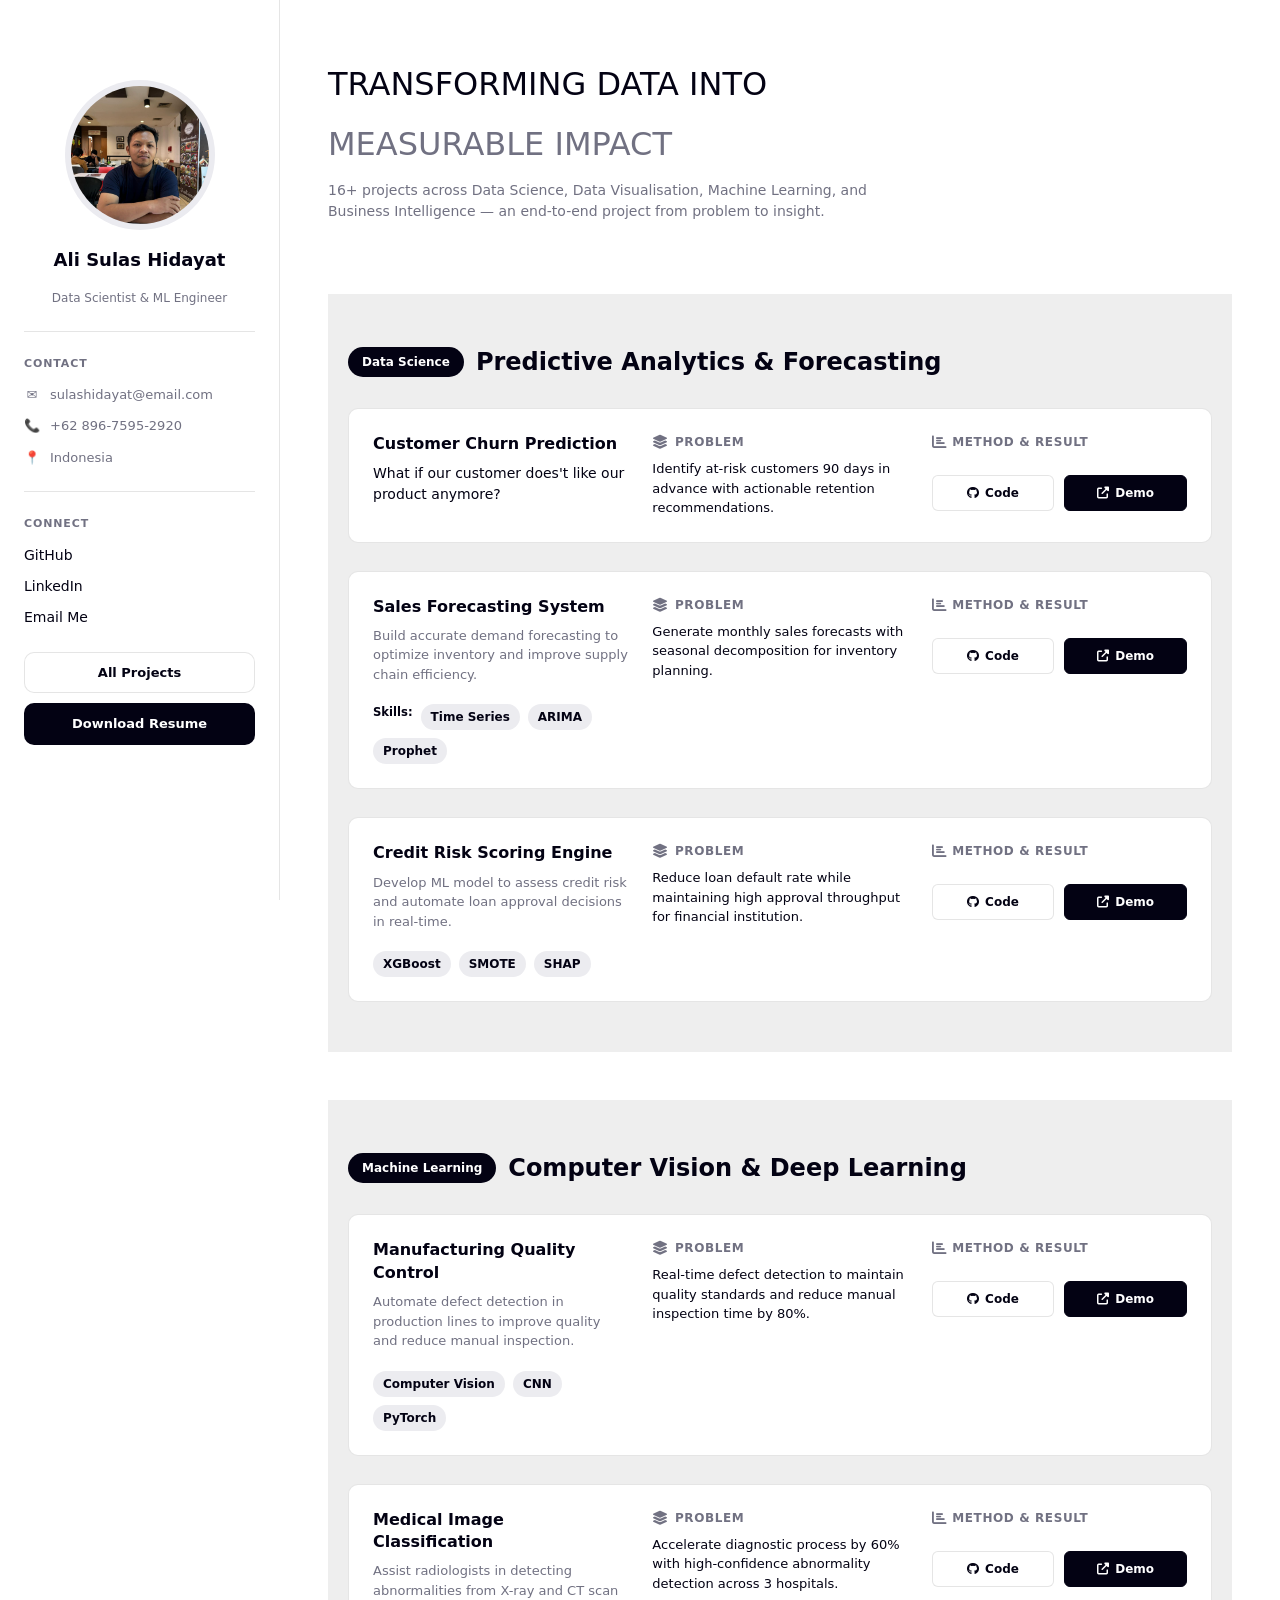
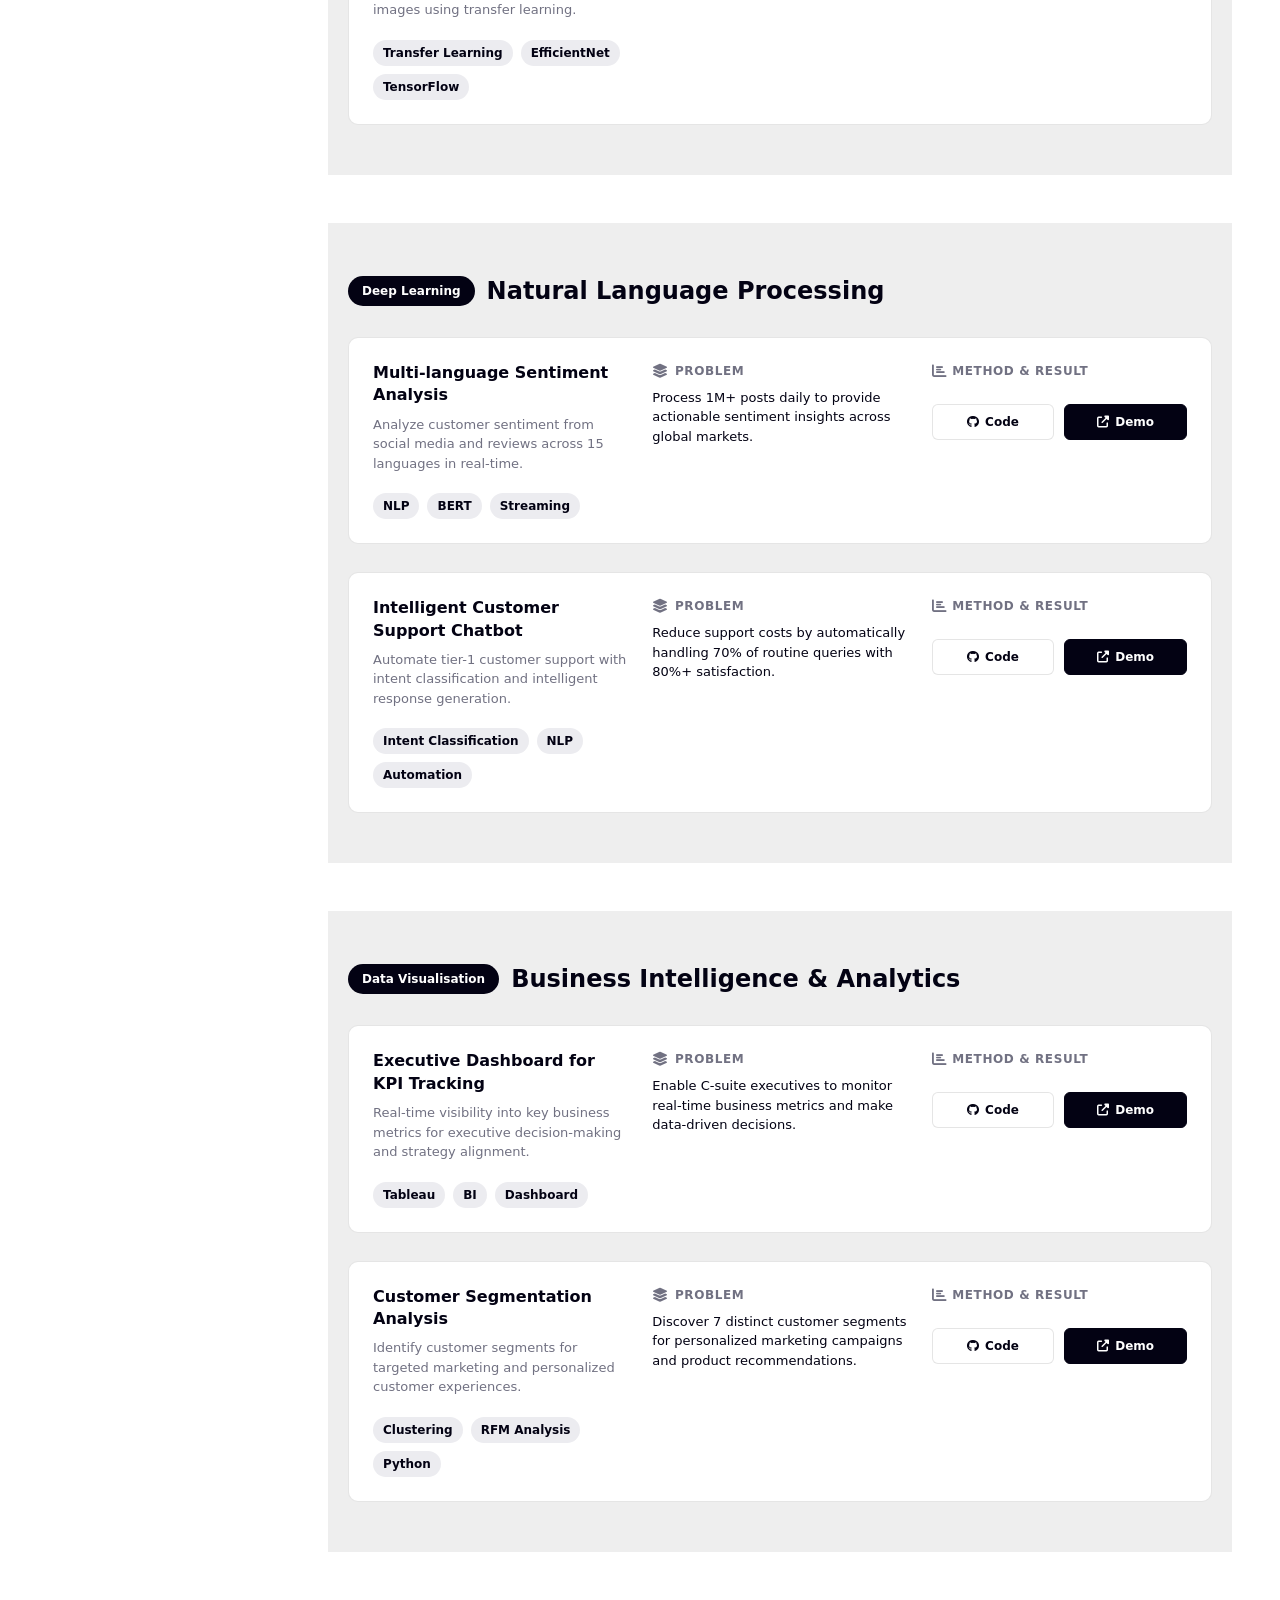
<file: index.html>
<!doctype html>
<html lang="id">
<head>
  <meta charset="utf-8" />
  <meta name="viewport" content="width=device-width,initial-scale=1" />
  <title>Ali Sulas Hidayat | Projects Portfolio</title>
  <link rel="stylesheet" href="https://cdnjs.cloudflare.com/ajax/libs/font-awesome/6.5.0/css/all.min.css">
  <link rel="stylesheet" href="assets/css/stylec.css" />
</head>

<body>
  <div class="layout">
    <!-- Sidebar -->
    <aside class="sidebar">
      <div class="profile">
        <div class="avatar">
          <img src="assets/img/avatar.jpeg" alt="Foto profil" />
        </div>
        <h1>Ali Sulas Hidayat</h1>
        <p>Data Scientist & ML Engineer</p>
      </div>

      <hr />

      <div class="block">
        <div class="block-title">Contact</div>
        <div class="info-row">
          <span class="info-icon">✉️</span>
          <span>sulashidayat@email.com</span>
        </div>
        <div class="info-row">
          <span class="info-icon">📞</span>
          <span>+62 896-7595-2920</span>
        </div>
        <div class="info-row">
          <span class="info-icon">📍</span>
          <span>Indonesia</span>
        </div>
      </div>

      <hr />

      <div class="block">
        <div class="block-title">Connect</div>
        <nav>
          <a href="https://github.com/alisulas" target="_blank">GitHub</a>
          <a href="https://www.linkedin.com/in/alisulas" target="_blank">LinkedIn</a>
          <a href="mailto:sulashidayat@email.com">Email Me</a>
        </nav>
      </div>

      <div class="sidebar-stack">
        <a class="btn" href="projects.html"> All Projects</a>
        <a class="btn" href="assets/files/resume.pdf" download>Download Resume</a>
      </div>
    </aside>

    <!-- Main -->
    <main class="main">
      <div class="header">
        <h1>TRANSFORMING DATA INTO</h1>
        <h1 class="text-gray">MEASURABLE IMPACT</h1>
        <p>16+ projects across Data Science, Data Visualisation, Machine Learning, and  Business Intelligence — an end-to-end project from problem to insight.</p>
      </div>

      <!-- Category 1: Predictive Analytics -->
      <section class="category">
        <div class="category-title">
          <div class="category-badge">Data Science</div>
          <h2>Predictive Analytics & Forecasting</h2>
        </div>

        <div class="project-card">
          <div>
            <div class="project-header">
              <h3>Customer Churn Prediction</h3>
              <p>What if our customer does't like our product anymore?</p>
            </div>
          </div>

          <div class="project-section">
            <div class="section-label">
              <i class="fa-solid fa-layer-group"></i>Problem
            </div>
            <div class="section-content">Identify at-risk customers 90 days in advance with actionable retention recommendations.</div>
          </div>

          <div class="project-section">
            <div class="section-label">
              <i class="fa fa-bar-chart"></i> Method & Result
            </div>

            <div class="project-actions">
              <a href="#" target="_blank"><i class="fab fa-github"></i> Code</a>
              <a href="#" target="_blank"><i class="fas fa-external-link-alt"></i> Demo</a>
            </div>
          </div>
        </div>


        
        <div class="project-card">
          <div>
            <div class="project-header">
              <h3>Sales Forecasting System</h3>
              <p class="project-description">Build accurate demand forecasting to optimize inventory and improve supply chain efficiency.</p>
              <div class="project-tags">
                <h5>Skills:</h5>
                <span class="tag">Time Series</span>
                <span class="tag">ARIMA</span>
                <span class="tag">Prophet</span>
              </div>
            </div>
          </div>

          <div class="project-section">
            <div class="section-label">
              <i class="fa-solid fa-layer-group"></i>Problem
            </div>
            <div class="section-content">Generate monthly sales forecasts with seasonal decomposition for inventory planning.</div>
          </div>

          <div class="project-section">
            <div class="section-label">
              <i class="fa fa-bar-chart"></i> Method & Result
            </div>
            <div class="project-actions">
              <a href="#" target="_blank"><i class="fab fa-github"></i> Code</a>
              <a href="#" target="_blank"><i class="fas fa-external-link-alt"></i> Demo</a>
            </div>
          </div>
        </div>

        <div class="project-card">
          <div>
            <div class="project-header">
              <h3>Credit Risk Scoring Engine</h3>
              <p class="project-description">Develop ML model to assess credit risk and automate loan approval decisions in real-time.</p>
              <div class="project-tags">
                <span class="tag">XGBoost</span>
                <span class="tag">SMOTE</span>
                <span class="tag">SHAP</span>
              </div>
            </div>
          </div>

          <div class="project-section">
            <div class="section-label">
              <i class="fa-solid fa-layer-group"></i>Problem
            </div>
            <div class="section-content">Reduce loan default rate while maintaining high approval throughput for financial institution.</div>
          </div>

          <div class="project-section">
            <div class="section-label">
              <i class="fa fa-bar-chart"></i> Method & Result
            </div>
            <div class="project-actions">
              <a href="#" target="_blank"><i class="fab fa-github"></i> Code</a>
              <a href="#" target="_blank"><i class="fas fa-external-link-alt"></i> Demo</a>
            </div>
          </div>
        </div>
      </section>

      <!-- Category 2: Deep Learning & Computer Vision -->
      <section class="category">
        <div class="category-title">
          <div class="category-badge">Machine Learning</div>
          <h2>Computer Vision & Deep Learning</h2>
        </div>

        <div class="project-card">
          <div>
            <div class="project-header">
              <h3>Manufacturing Quality Control</h3>
              <p class="project-description">Automate defect detection in production lines to improve quality and reduce manual inspection.</p>
              <div class="project-tags">
                <span class="tag">Computer Vision</span>
                <span class="tag">CNN</span>
                <span class="tag">PyTorch</span>
              </div>
            </div>
          </div>

          <div class="project-section">
            <div class="section-label">
              <i class="fa-solid fa-layer-group"></i>Problem
            </div>
            <div class="section-content">Real-time defect detection to maintain quality standards and reduce manual inspection time by 80%.</div>
          </div>

          <div class="project-section">
            <div class="section-label">
              <i class="fa fa-bar-chart"></i> Method & Result
            </div>
            <div class="project-actions">
              <a href="#" target="_blank"><i class="fab fa-github"></i> Code</a>
              <a href="#" target="_blank"><i class="fas fa-external-link-alt"></i> Demo</a>
            </div>
          </div>
        </div>

        <div class="project-card">
          <div>
            <div class="project-header">
              <h3>Medical Image Classification</h3>
              <p class="project-description">Assist radiologists in detecting abnormalities from X-ray and CT scan images using transfer learning.</p>
              <div class="project-tags">
                <span class="tag">Transfer Learning</span>
                <span class="tag">EfficientNet</span>
                <span class="tag">TensorFlow</span>
              </div>
            </div>
          </div>

          <div class="project-section">
            <div class="section-label">
              <i class="fa-solid fa-layer-group"></i>Problem
            </div>
            <div class="section-content">Accelerate diagnostic process by 60% with high-confidence abnormality detection across 3 hospitals.</div>
          </div>

          <div class="project-section">
            <div class="section-label">
              <i class="fa fa-bar-chart"></i> Method & Result
            </div>
            <div class="project-actions">
              <a href="#" target="_blank"><i class="fab fa-github"></i> Code</a>
              <a href="#" target="_blank"><i class="fas fa-external-link-alt"></i> Demo</a>
            </div>
          </div>
        </div>
      </section>

      <!-- Category 3: NLP & Text Analytics -->
      <section class="category">
        <div class="category-title">
          <div class="category-badge">Deep Learning</div>
          <h2>Natural Language Processing</h2>
        </div>

        <div class="project-card">
          <div>
            <div class="project-header">
              <h3>Multi-language Sentiment Analysis</h3>
              <p class="project-description">Analyze customer sentiment from social media and reviews across 15 languages in real-time.</p>
              <div class="project-tags">
                <span class="tag">NLP</span>
                <span class="tag">BERT</span>
                <span class="tag">Streaming</span>
              </div>
            </div>
          </div>

          <div class="project-section">
            <div class="section-label">
              <i class="fa-solid fa-layer-group"></i>Problem
            </div>
            <div class="section-content">Process 1M+ posts daily to provide actionable sentiment insights across global markets.</div>
          </div>

          <div class="project-section">
            <div class="section-label">
              <i class="fa fa-bar-chart"></i> Method & Result
            </div>
            <div class="project-actions">
              <a href="#" target="_blank"><i class="fab fa-github"></i> Code</a>
              <a href="#" target="_blank"><i class="fas fa-external-link-alt"></i> Demo</a>
            </div>
          </div>
        </div>

        <div class="project-card">
          <div>
            <div class="project-header">
              <h3>Intelligent Customer Support Chatbot</h3>
              <p class="project-description">Automate tier-1 customer support with intent classification and intelligent response generation.</p>
              <div class="project-tags">
                <span class="tag">Intent Classification</span>
                <span class="tag">NLP</span>
                <span class="tag">Automation</span>
              </div>
            </div>
          </div>

          <div class="project-section">
            <div class="section-label">
              <i class="fa-solid fa-layer-group"></i>Problem
            </div>
            <div class="section-content">Reduce support costs by automatically handling 70% of routine queries with 80%+ satisfaction.</div>
          </div>

          <div class="project-section">
            <div class="section-label">
              <i class="fa fa-bar-chart"></i> Method & Result
            </div>
            <div class="project-actions">
              <a href="#" target="_blank"><i class="fab fa-github"></i> Code</a>
              <a href="#" target="_blank"><i class="fas fa-external-link-alt"></i> Demo</a>
            </div>
          </div>
        </div>
      </section>

      <!-- Category 4: Business Intelligence & Analytics -->
      <section class="category">
        <div class="category-title">
          <div class="category-badge">Data Visualisation</div>
          <h2>Business Intelligence & Analytics</h2>
        </div>

        <div class="project-card">
          <div>
            <div class="project-header">
              <h3>Executive Dashboard for KPI Tracking</h3>
              <p class="project-description">Real-time visibility into key business metrics for executive decision-making and strategy alignment.</p>
              <div class="project-tags">
                <span class="tag">Tableau</span>
                <span class="tag">BI</span>
                <span class="tag">Dashboard</span>
              </div>
            </div>
          </div>

          <div class="project-section">
            <div class="section-label">
              <i class="fa-solid fa-layer-group"></i>Problem
            </div>
            <div class="section-content">Enable C-suite executives to monitor real-time business metrics and make data-driven decisions.</div>
          </div>

          <div class="project-section">
            <div class="section-label">
              <i class="fa fa-bar-chart"></i> Method & Result
            </div>
            <div class="project-actions">
              <a href="#" target="_blank"><i class="fab fa-github"></i> Code</a>
              <a href="#" target="_blank"><i class="fas fa-external-link-alt"></i> Demo</a>
            </div>
          </div>
        </div>

        <div class="project-card">
          <div>
            <div class="project-header">
              <h3>Customer Segmentation Analysis</h3>
              <p class="project-description">Identify customer segments for targeted marketing and personalized customer experiences.</p>
              <div class="project-tags">
                <span class="tag">Clustering</span>
                <span class="tag">RFM Analysis</span>
                <span class="tag">Python</span>
              </div>
            </div>
          </div>

          <div class="project-section">
            <div class="section-label">
              <i class="fa-solid fa-layer-group"></i>Problem
            </div>
            <div class="section-content">Discover 7 distinct customer segments for personalized marketing campaigns and product recommendations.</div>
          </div>

          <div class="project-section">
            <div class="section-label">
              <i class="fa fa-bar-chart"></i> Method & Result
            </div>
            <div class="project-actions">
              <a href="#" target="_blank"><i class="fab fa-github"></i> Code</a>
              <a href="#" target="_blank"><i class="fas fa-external-link-alt"></i> Demo</a>
            </div>
          </div>
        </div>
      </section>

    </main>
  </div>
</body>
</html>
</file>
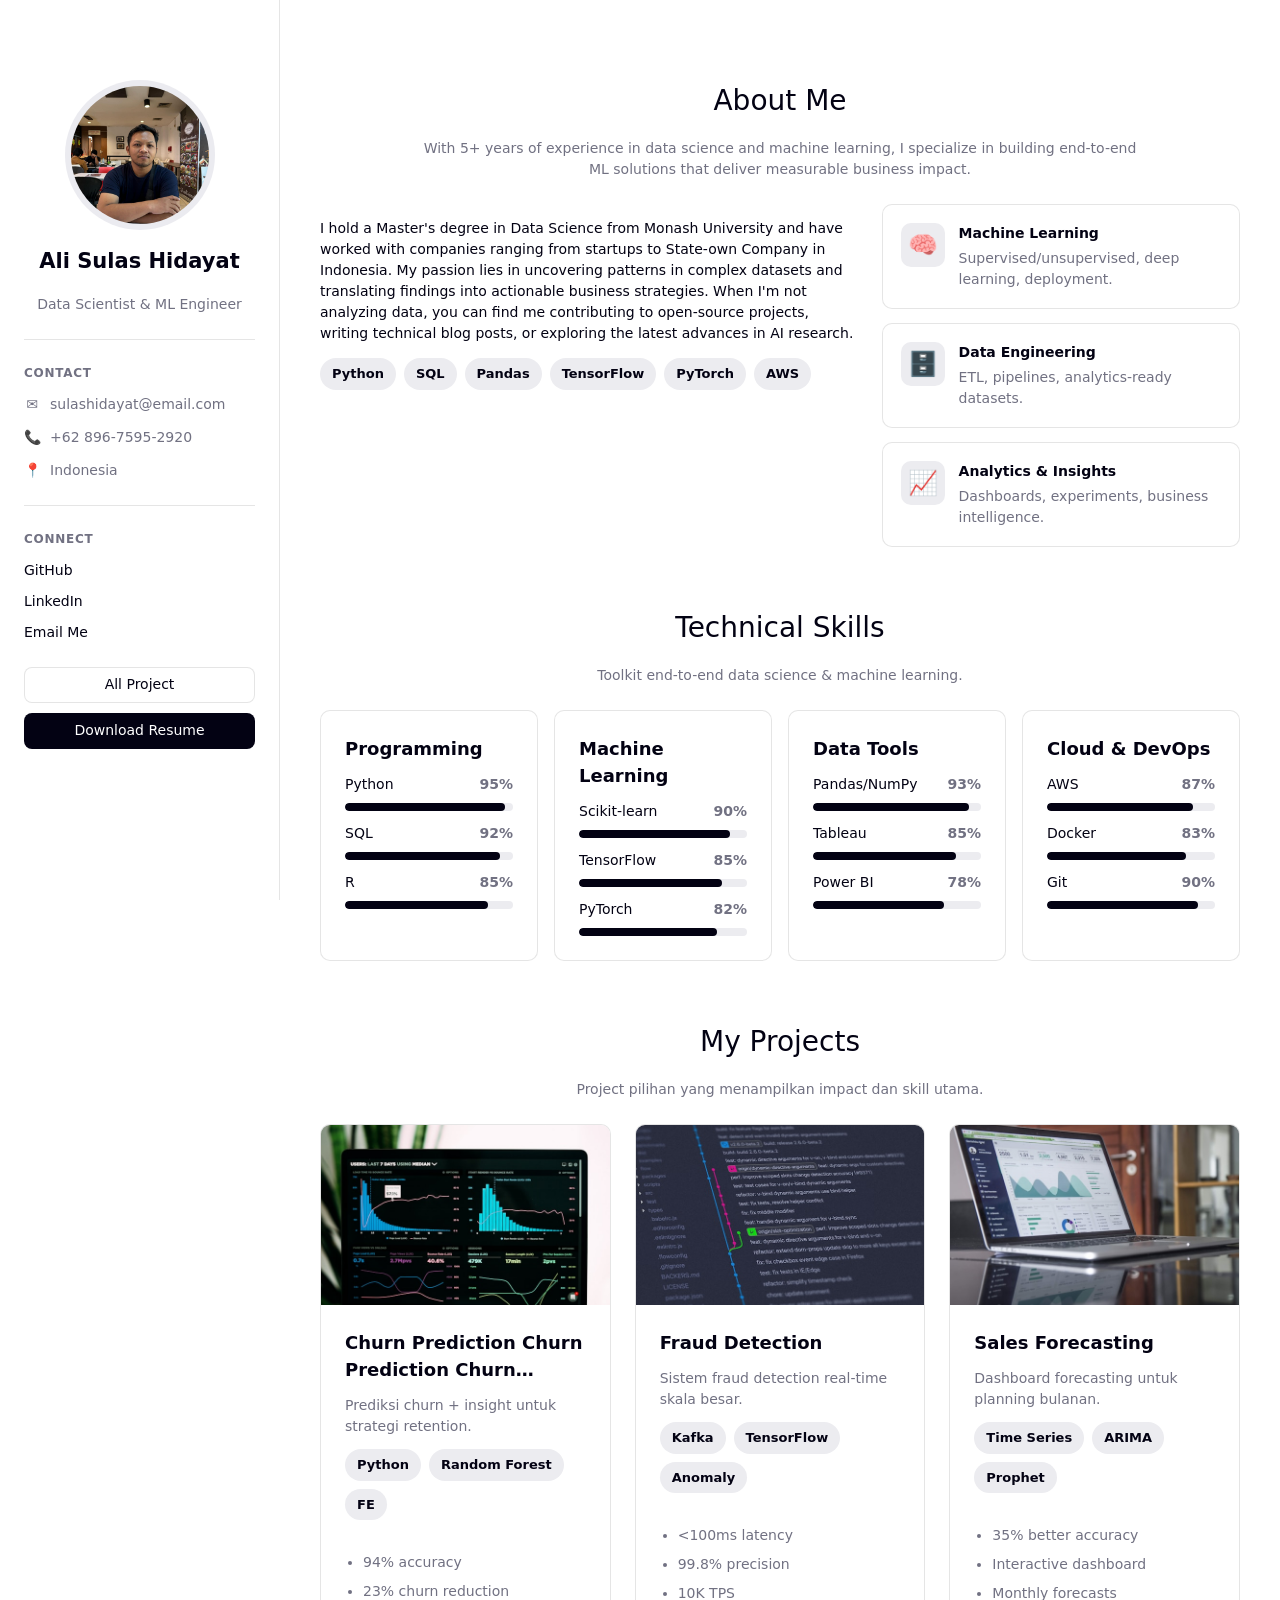
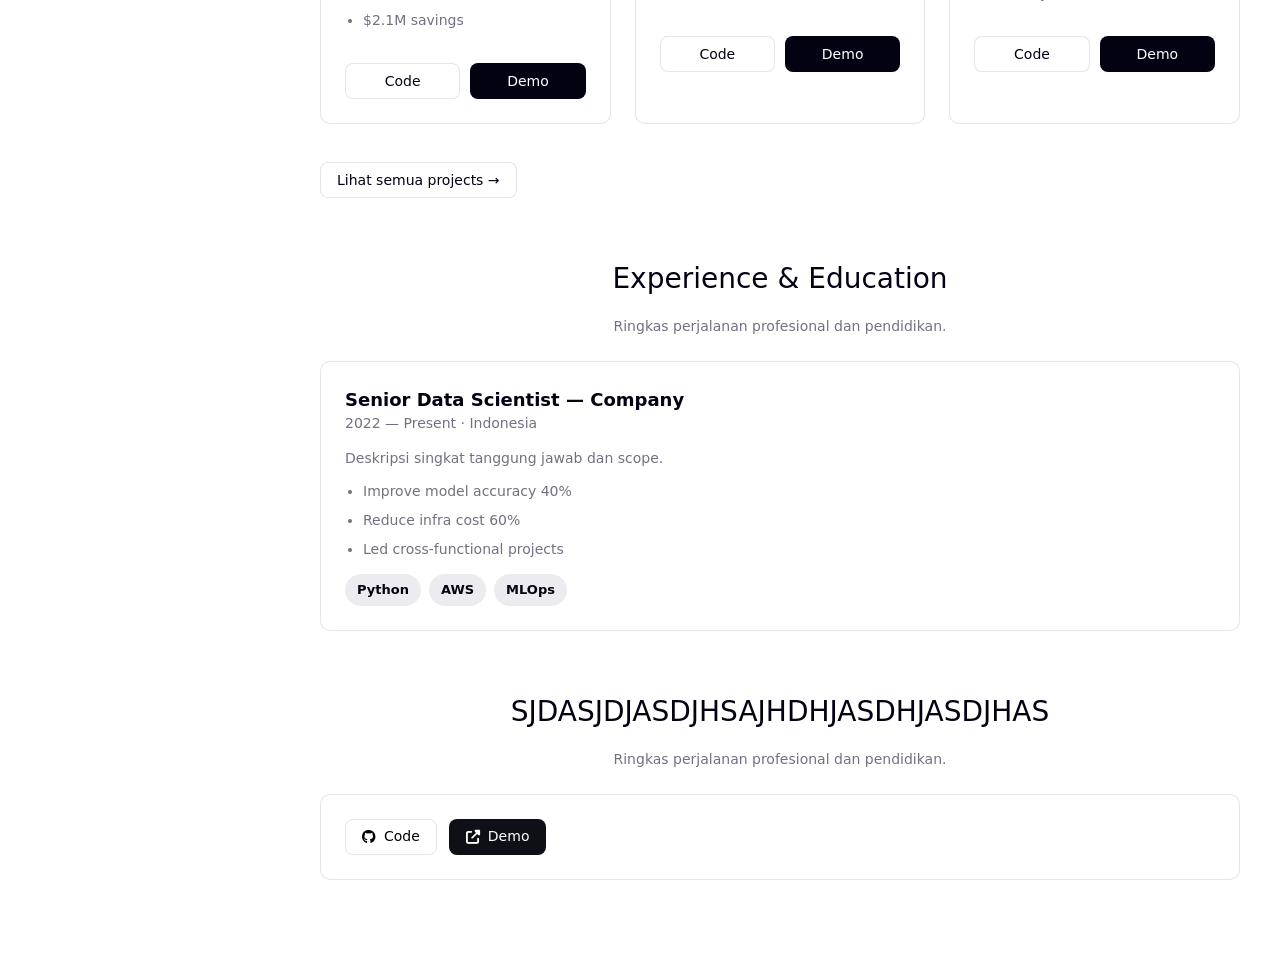
<file: coba.html>
<!doctype html>
<html lang="id">
<head>
  <meta charset="utf-8" />
  <meta name="viewport" content="width=device-width,initial-scale=1" />
  <title>Ali Sulas Hidayat | Data Scientist</title>
  <link rel="stylesheet" href="https://cdnjs.cloudflare.com/ajax/libs/font-awesome/6.5.0/css/all.min.css">
  <link rel="stylesheet" href="assets/css/styleb.css" />
</head>

<body>
  <div class="layout">
    <!-- Sidebar -->
    <aside class="sidebar">
      <div class="profile">
        <div class="avatar">
          <img src="assets/img/avatar.jpeg" alt="Foto profil" />
        </div>
        <h1>Ali Sulas Hidayat</h1>
        <p class="muted">Data Scientist & ML Engineer</p>
      </div>

      <hr class="rule" />

      <div class="block">
        <div class="block-title">CONTACT</div>
        <div class="stack-sm">
          <div class="row"><span class="icon">✉️</span><span>sulashidayat@email.com</span></div>
          <div class="row"><span class="icon">📞</span><span>+62 896-7595-2920</span></div>
          <div class="row"><span class="icon">📍</span><span>Indonesia</span></div>
        </div>
      </div>

      <hr class="rule" />

      <div class="block">
        <div class="block-title">CONNECT</div>
        <nav class="stack-xs">
          <a class="link" href="https://github.com/alisulas" target="_blank" rel="noreferrer">GitHub</a>
          <a class="link" href="https://www.linkedin.com/in/alisulas" target="_blank" rel="noreferrer">LinkedIn</a>
          <a class="link" href="mailto:sulashidayat@email.com">Email Me</a>
        </nav>
      </div>

      <div class="stack-xs">
        <a class="btn btn--outline" href="projects.html">All Project</a>
        <a class="btn btn--solid btn--full" href="assets/files/resume.pdf" download>Download Resume</a>
      </div>
    </aside>

    <!-- Main -->
    <main class="main">


      <!-- Hero -->



      <!-- About -->
      <section id="about" class="section">
        <header class="section-head">
          <h2>About Me</h2>
          <p class="muted">With 5+ years of experience in data science and machine learning, I specialize in building end-to-end ML solutions that deliver measurable business impact.</p>
        </header>

        <div class="grid-2">
          <div>
            <p class="mt-2">
              I hold a Master's degree in Data Science from Monash University and have worked with companies ranging from startups to State-own Company in Indonesia. My passion lies in uncovering patterns in complex datasets and translating findings into actionable business strategies.
              When I'm not analyzing data, you can find me contributing to open-source projects, writing technical blog posts, or exploring the latest advances in AI research.
            </p>

            <div class="chips mt-2">
              <span class="chip">Python</span><span class="chip">SQL</span><span class="chip">Pandas</span>
              <span class="chip">TensorFlow</span><span class="chip">PyTorch</span><span class="chip">AWS</span>
            </div>
          </div>

          <div class="stack">
            <div class="feature card card--tight">
              <div class="badge">🧠</div>
              <div>
                <div class="feature-title">Machine Learning</div>
                <div class="muted">Supervised/unsupervised, deep learning, deployment.</div>
              </div>
            </div>

            <div class="feature card card--tight">
              <div class="badge">🗄️</div>
              <div>
                <div class="feature-title">Data Engineering</div>
                <div class="muted">ETL, pipelines, analytics-ready datasets.</div>
              </div>
            </div>

            <div class="feature card card--tight">
              <div class="badge">📈</div>
              <div>
                <div class="feature-title">Analytics & Insights</div>
                <div class="muted">Dashboards, experiments, business intelligence.</div>
              </div>
            </div>
          </div>
        </div>
      </section>

      <!-- Skills -->
      <section id="skills" class="section">
        <header class="section-head">
          <h2>Technical Skills</h2>
          <p class="muted">Toolkit end-to-end data science & machine learning.</p>
        </header>

        <div class="skill-cards">
          <div class="card">
            <h3>Programming</h3>

            <div class="skill">
              <div class="skill-row"><span>Python</span><span class="pct">95%</span></div>
              <div class="bar" style="--pct:95%"><span></span></div>
            </div>

            <div class="skill">
              <div class="skill-row"><span>SQL</span><span class="pct">92%</span></div>
              <div class="bar" style="--pct:92%"><span></span></div>
            </div>

            <div class="skill">
              <div class="skill-row"><span>R</span><span class="pct">85%</span></div>
              <div class="bar" style="--pct:85%"><span></span></div>
            </div>
          </div>

          <div class="card">
            <h3>Machine Learning</h3>

            <div class="skill">
              <div class="skill-row"><span>Scikit-learn</span><span class="pct">90%</span></div>
              <div class="bar" style="--pct:90%"><span></span></div>
            </div>

            <div class="skill">
              <div class="skill-row"><span>TensorFlow</span><span class="pct">85%</span></div>
              <div class="bar" style="--pct:85%"><span></span></div>
            </div>

            <div class="skill">
              <div class="skill-row"><span>PyTorch</span><span class="pct">82%</span></div>
              <div class="bar" style="--pct:82%"><span></span></div>
            </div>
          </div>

          <div class="card">
            <h3>Data Tools</h3>

            <div class="skill">
              <div class="skill-row"><span>Pandas/NumPy</span><span class="pct">93%</span></div>
              <div class="bar" style="--pct:93%"><span></span></div>
            </div>

            <div class="skill">
              <div class="skill-row"><span>Tableau</span><span class="pct">85%</span></div>
              <div class="bar" style="--pct:85%"><span></span></div>
            </div>

            <div class="skill">
              <div class="skill-row"><span>Power BI</span><span class="pct">78%</span></div>
              <div class="bar" style="--pct:78%"><span></span></div>
            </div>
          </div>

          <div class="card">
            <h3>Cloud & DevOps</h3>

            <div class="skill">
              <div class="skill-row"><span>AWS</span><span class="pct">87%</span></div>
              <div class="bar" style="--pct:87%"><span></span></div>
            </div>

            <div class="skill">
              <div class="skill-row"><span>Docker</span><span class="pct">83%</span></div>
              <div class="bar" style="--pct:83%"><span></span></div>
            </div>

            <div class="skill">
              <div class="skill-row"><span>Git</span><span class="pct">90%</span></div>
              <div class="bar" style="--pct:90%"><span></span></div>
            </div>
          </div>
        </div>
      </section>

      <!-- Projects -->
      <section id="projects" class="section">
        <header class="section-head">
          <h2>My Projects</h2>
          <p class="muted">Project pilihan yang menampilkan impact dan skill utama.</p>
        </header>

        <div class="project-grid">
          <article class="card card--project">
            <img class="project-media" src="assets/img/p1.jpeg" alt="Churn Prediction" />
            <div class="card-body">
              <h3 class="clamp-2">Churn Prediction Churn Prediction Churn Prediction Churn Prediction</h3>
              <p class="muted">Prediksi churn + insight untuk strategi retention.</p>
              <div class="chips">
                <span class="chip">Python</span><span class="chip">Random Forest</span><span class="chip">FE</span>
              </div>
              <ul class="bullets">
                <li>94% accuracy</li><li>23% churn reduction</li><li>$2.1M savings</li>
              </ul>
              <div class="btnrow">
                <a class="btn btn--outline" href="https://github.com/namamu" target="_blank" rel="noreferrer">Code</a>
                <a class="btn btn--solid" href="#" target="_blank" rel="noreferrer">Demo</a>
              </div>
            </div>
          </article>

          <article class="card card--project">
            <img class="project-media" src="assets/img/p2.jpeg" alt="Fraud Detection" />
            <div class="card-body">
              <h3 class="clamp-2">Fraud Detection</h3>
              <p class="muted">Sistem fraud detection real-time skala besar.</p>
              <div class="chips">
                <span class="chip">Kafka</span><span class="chip">TensorFlow</span><span class="chip">Anomaly</span>
              </div>
              <ul class="bullets">
                <li>&lt;100ms latency</li><li>99.8% precision</li><li>10K TPS</li>
              </ul>
              <div class="btnrow">
                <a class="btn btn--outline" href="https://github.com/namamu" target="_blank" rel="noreferrer">Code</a>
                <a class="btn btn--solid" href="#" target="_blank" rel="noreferrer">Demo</a>
              </div>
            </div>
          </article>

          <article class="card card--project">
            <img class="project-media" src="assets/img/p3.jpeg" alt="Sales Forecasting" />
            <div class="card-body">
              <h3 class="clamp-2">Sales Forecasting</h3>
              <p class="muted">Dashboard forecasting untuk planning bulanan.</p>
              <div class="chips">
                <span class="chip">Time Series</span><span class="chip">ARIMA</span><span class="chip">Prophet</span>
              </div>
              <ul class="bullets">
                <li>35% better accuracy</li><li>Interactive dashboard</li><li>Monthly forecasts</li>
              </ul>
              <div class="btnrow">
                <a class="btn btn--outline" href="https://github.com/namamu" target="_blank" rel="noreferrer">Code</a>
                <a class="btn btn--solid" href="#" target="_blank" rel="noreferrer">Demo</a>
              </div>
            </div>
          </article>
        </div>

        <div class="mt-2">
          <a class="btn btn--outline" href="projects.html">Lihat semua projects →</a>
        </div>
      </section>

      <!-- Experience -->
      <section id="experience" class="section">
        <header class="section-head">
          <h2>Experience & Education</h2>
          <p class="muted">Ringkas perjalanan profesional dan pendidikan.</p>
        </header>

        <article class="card">
          <h3>Senior Data Scientist — Company</h3>
          <div class="muted">2022 — Present · Indonesia</div>
          <p class="mt-2 muted">Deskripsi singkat tanggung jawab dan scope.</p>
          <ul class="bullets">
            <li>Improve model accuracy 40%</li>
            <li>Reduce infra cost 60%</li>
            <li>Led cross-functional projects</li>
          </ul>
          <div class="chips mt-2">
            <span class="chip">Python</span><span class="chip">AWS</span><span class="chip">MLOps</span>
          </div>
        </article>
      </section>


      <section id="experience" class="section">
        <header class="section-head">
          <h2>SJDASJDJASDJHSAJHDHJASDHJASDJHAS</h2>
          <p class="muted">Ringkas perjalanan profesional dan pendidikan.</p>
        </header>

        <article class="card">

          <div class="btn-group">
            <a href="https://github.com/alisulas/nama-repo" target="_blank" class="btn btn-code">
              <i class="fab fa-github"></i> Code
            </a>
            <a href="https://link-demo-kamu.vercel.app" target="_blank" class="btn btn-demo">
              <i class="fas fa-external-link-alt"></i> Demo
            </a>
          </div>

        </article>





      </section>










    </main>
  </div>

  <script src="assets/js/main.js"></script>
</body>
</html>
</file>
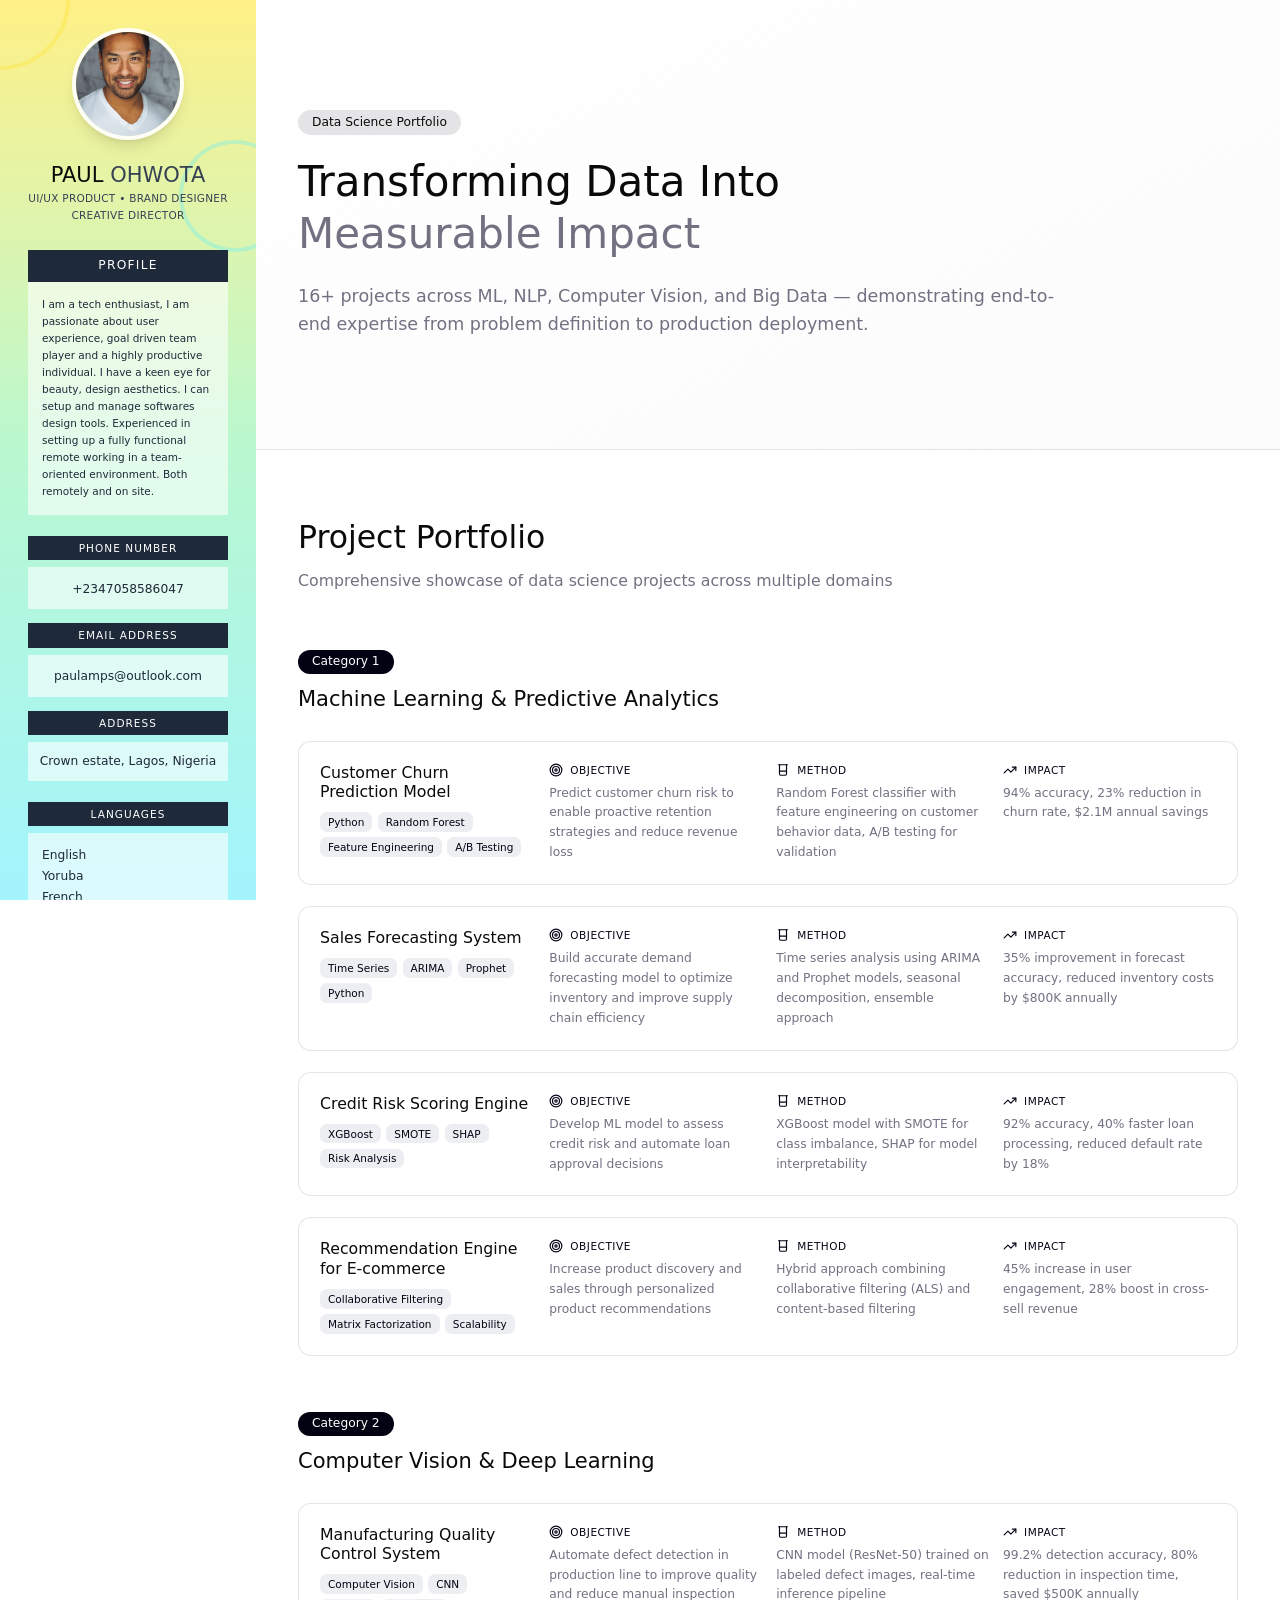
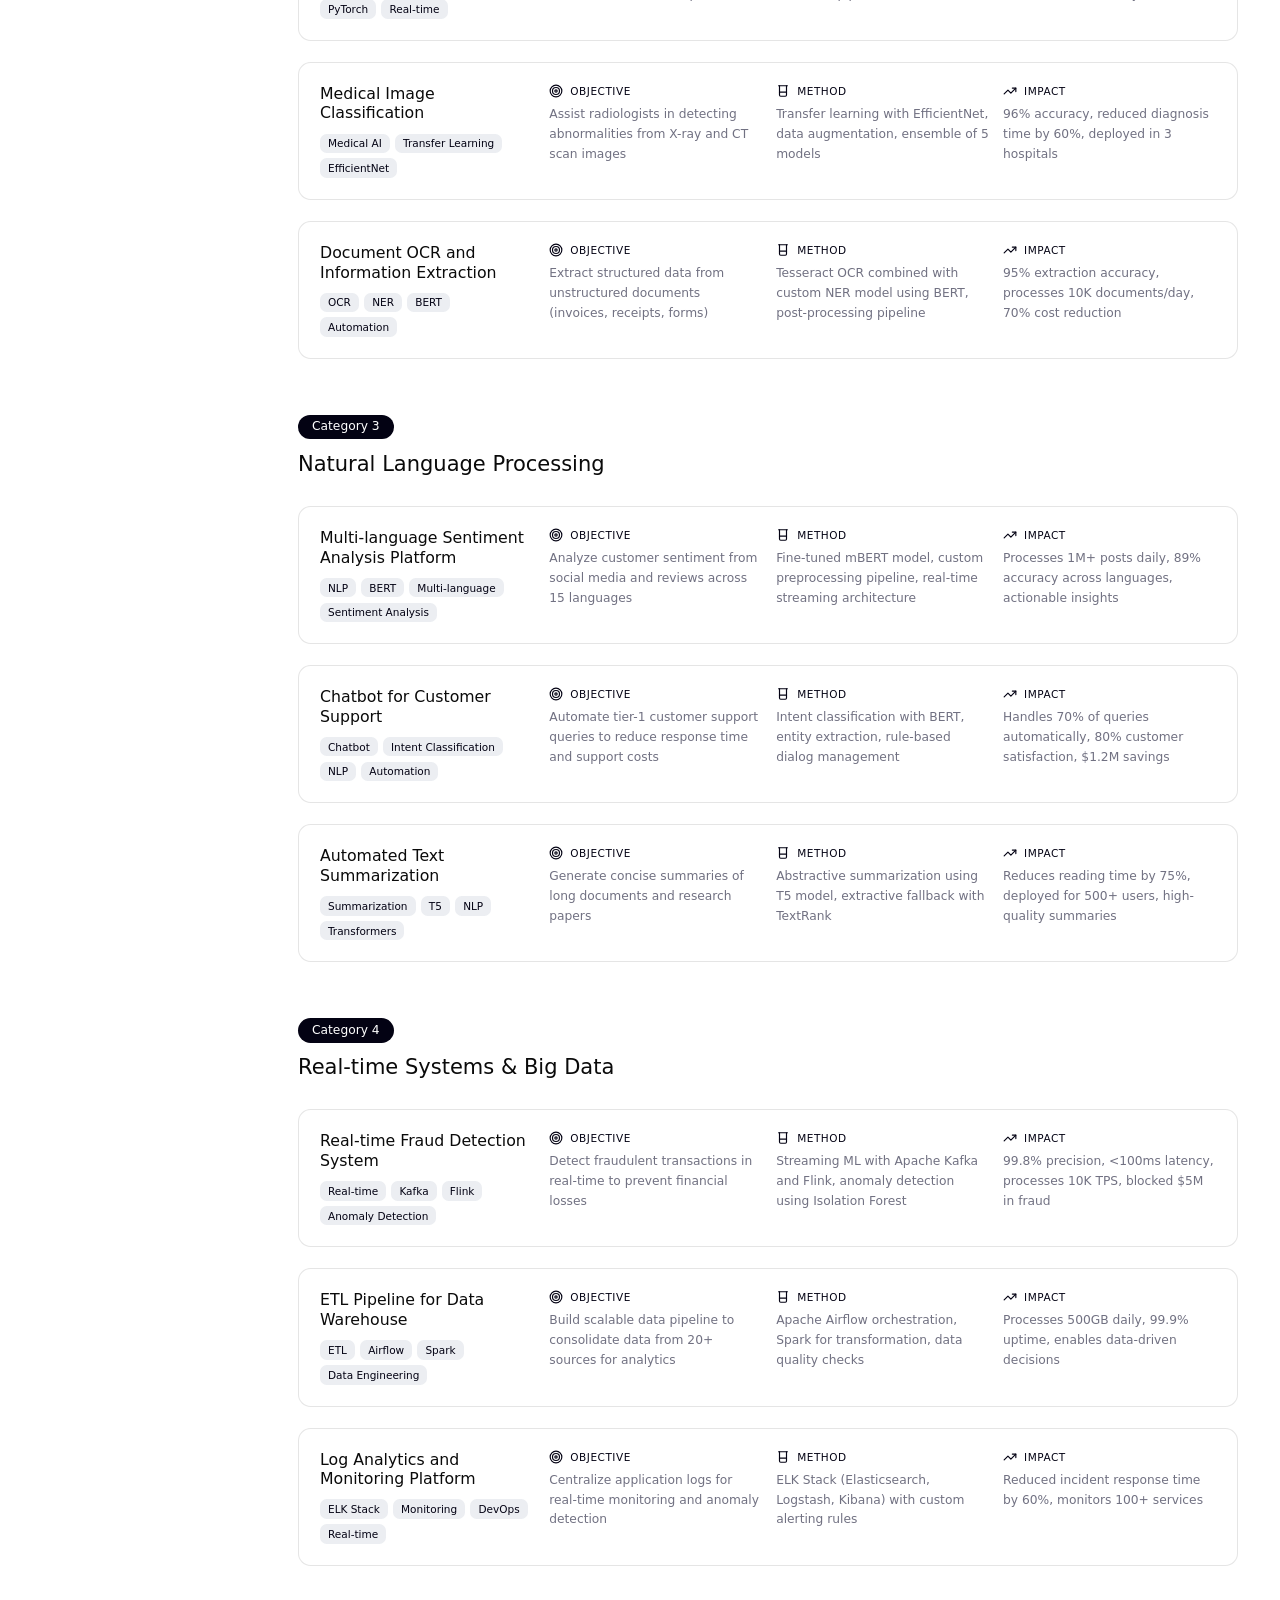
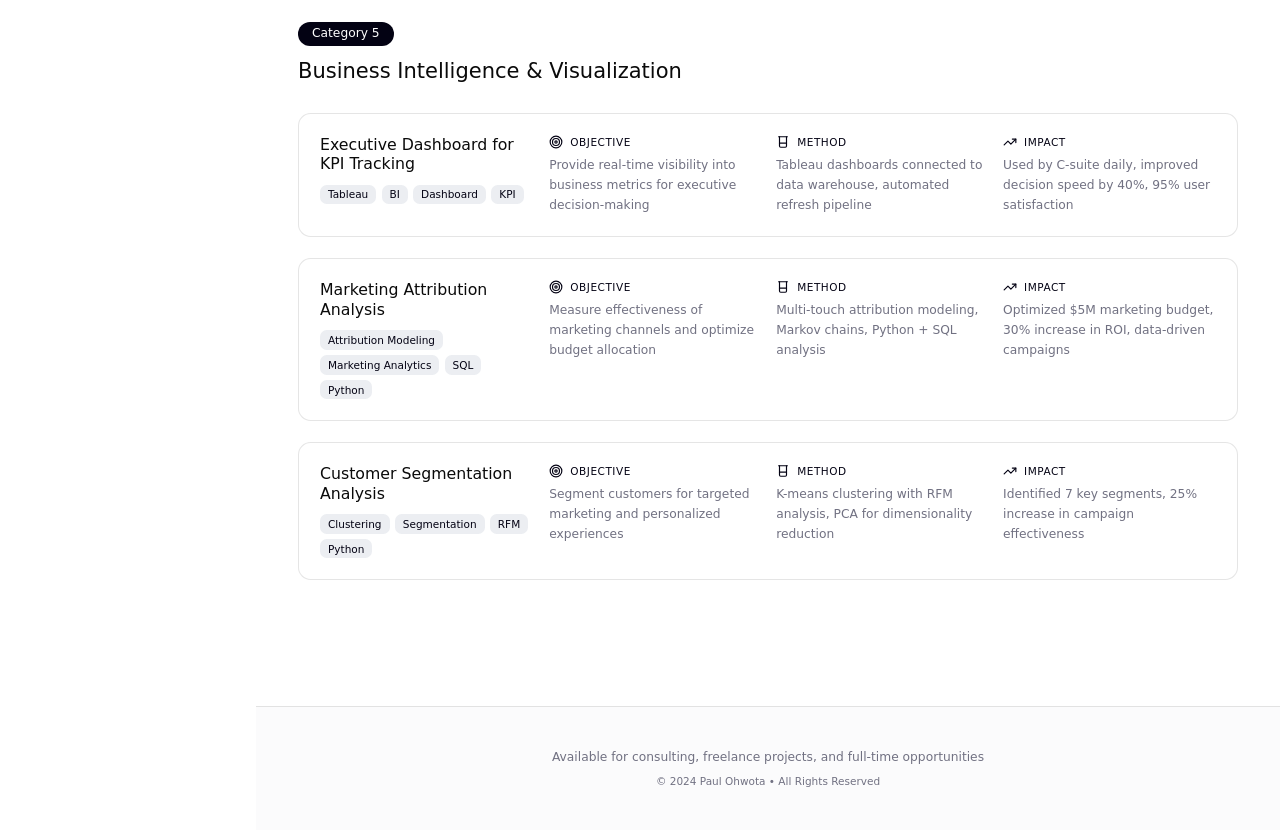
<file: Data Science Portfolio Website (Community) – Figma Make_files/saved_resource.html>
<!DOCTYPE html>
<!-- saved from url=(0078)https://efb9a1f8-6332-492b-aa2c-d60496ecb03e-v2-figmaiframepreview.figma.site/ -->
<html style="--vsc-domain: &quot;efb9a1f8-6332-492b-aa2c-d60496ecb03e-v2-figmaiframepreview.figma.site&quot;;"><head><meta http-equiv="Content-Type" content="text/html; charset=windows-1252"><style id="reset-css"> @layer figreset,figoverridable,reset,theme,base,figutils,components,utilities;@layer figoverridable{:root{font-synthesis:none}}@layer figutils{:root{--banner-height:48px;--banner-height-v2:40px;--full-height-with-banner:calc(100dvh - var(--banner-height))}@media (max-width:600px){.banner-v2-container{left:0 !important;right:0 !important;margin:0 auto !important}}.wrapper-with-banner .min-h-screen{min-height:var(--full-height-with-banner)}.wrapper-with-banner .h-screen{height:var(--full-height-with-banner)}}</style><script type="text/javascript" src="chrome-extension://aggiiclaiamajehmlfpkjmlbadmkledi/popup.js" async=""></script><script type="text/javascript" src="chrome-extension://aggiiclaiamajehmlfpkjmlbadmkledi/tat_popup.js" async=""></script><meta name="color-scheme" content="light dark"><style>/*! tailwindcss v4.1.3 | MIT License | https://tailwindcss.com */
@layer properties {
  @supports (((-webkit-hyphens: none)) and (not (margin-trim: inline))) or ((-moz-orient: inline) and (not (color: rgb(from red r g b)))) {
    *, :before, :after, ::backdrop {
      --tw-space-y-reverse: 0;
      --tw-border-style: solid;
      --tw-gradient-position: initial;
      --tw-gradient-from: #0000;
      --tw-gradient-via: #0000;
      --tw-gradient-to: #0000;
      --tw-gradient-stops: initial;
      --tw-gradient-via-stops: initial;
      --tw-gradient-from-position: 0%;
      --tw-gradient-via-position: 50%;
      --tw-gradient-to-position: 100%;
      --tw-leading: initial;
      --tw-font-weight: initial;
      --tw-tracking: initial;
      --tw-shadow: 0 0 #0000;
      --tw-shadow-color: initial;
      --tw-shadow-alpha: 100%;
      --tw-inset-shadow: 0 0 #0000;
      --tw-inset-shadow-color: initial;
      --tw-inset-shadow-alpha: 100%;
      --tw-ring-color: initial;
      --tw-ring-shadow: 0 0 #0000;
      --tw-inset-ring-color: initial;
      --tw-inset-ring-shadow: 0 0 #0000;
      --tw-ring-inset: initial;
      --tw-ring-offset-width: 0px;
      --tw-ring-offset-color: #fff;
      --tw-ring-offset-shadow: 0 0 #0000;
      --tw-outline-style: solid;
      --tw-duration: initial;
    }
  }
}

@layer theme {
  :root, :host {
    --font-sans: ui-sans-serif, system-ui, sans-serif, "Apple Color Emoji", "Segoe UI Emoji", "Segoe UI Symbol", "Noto Color Emoji";
    --font-mono: ui-monospace, SFMono-Regular, Menlo, Monaco, Consolas, "Liberation Mono", "Courier New", monospace;
    --color-yellow-200: oklch(.945 .129 101.54);
    --color-yellow-300: oklch(.905 .182 98.111);
    --color-green-200: oklch(.925 .084 155.995);
    --color-cyan-200: oklch(.917 .08 205.041);
    --color-cyan-300: oklch(.865 .127 207.078);
    --color-gray-100: oklch(.967 .003 264.542);
    --color-gray-700: oklch(.373 .034 259.733);
    --color-gray-800: oklch(.278 .033 256.848);
    --color-gray-900: oklch(.21 .034 264.665);
    --color-white: #fff;
    --spacing: .25rem;
    --container-4xl: 56rem;
    --container-6xl: 72rem;
    --text-xs: .75rem;
    --text-xs--line-height: calc(1 / .75);
    --text-sm: .875rem;
    --text-sm--line-height: calc(1.25 / .875);
    --text-base: 1rem;
    --text-lg: 1.125rem;
    --text-lg--line-height: calc(1.75 / 1.125);
    --text-xl: 1.25rem;
    --text-xl--line-height: calc(1.75 / 1.25);
    --text-2xl: 1.5rem;
    --text-2xl--line-height: calc(2 / 1.5);
    --text-4xl: 2.25rem;
    --text-4xl--line-height: calc(2.5 / 2.25);
    --text-5xl: 3rem;
    --text-5xl--line-height: 1;
    --font-weight-normal: 400;
    --font-weight-medium: 500;
    --tracking-wide: .025em;
    --tracking-wider: .05em;
    --tracking-widest: .1em;
    --leading-tight: 1.25;
    --leading-relaxed: 1.625;
    --default-transition-duration: .15s;
    --default-transition-timing-function: cubic-bezier(.4, 0, .2, 1);
    --default-font-family: var(--font-sans);
    --default-font-feature-settings: var(--font-sans--font-feature-settings);
    --default-font-variation-settings: var(--font-sans--font-variation-settings);
    --default-mono-font-family: var(--font-mono);
    --default-mono-font-feature-settings: var(--font-mono--font-feature-settings);
    --default-mono-font-variation-settings: var(--font-mono--font-variation-settings);
  }
}

@layer base {
  *, :after, :before, ::backdrop {
    box-sizing: border-box;
    border: 0 solid;
    margin: 0;
    padding: 0;
  }

  ::file-selector-button {
    box-sizing: border-box;
    border: 0 solid;
    margin: 0;
    padding: 0;
  }

  html, :host {
    -webkit-text-size-adjust: 100%;
    tab-size: 4;
    line-height: 1.5;
    font-family: var(--default-font-family, ui-sans-serif, system-ui, sans-serif, "Apple Color Emoji", "Segoe UI Emoji", "Segoe UI Symbol", "Noto Color Emoji");
    font-feature-settings: var(--default-font-feature-settings, normal);
    font-variation-settings: var(--default-font-variation-settings, normal);
    -webkit-tap-highlight-color: transparent;
  }

  body {
    line-height: inherit;
  }

  hr {
    height: 0;
    color: inherit;
    border-top-width: 1px;
  }

  abbr:where([title]) {
    -webkit-text-decoration: underline dotted;
    text-decoration: underline dotted;
  }

  h1, h2, h3, h4, h5, h6 {
    font-size: inherit;
    font-weight: inherit;
  }

  a {
    color: inherit;
    -webkit-text-decoration: inherit;
    -webkit-text-decoration: inherit;
    text-decoration: inherit;
  }

  b, strong {
    font-weight: bolder;
  }

  code, kbd, samp, pre {
    font-family: var(--default-mono-font-family, ui-monospace, SFMono-Regular, Menlo, Monaco, Consolas, "Liberation Mono", "Courier New", monospace);
    font-feature-settings: var(--default-mono-font-feature-settings, normal);
    font-variation-settings: var(--default-mono-font-variation-settings, normal);
    font-size: 1em;
  }

  small {
    font-size: 80%;
  }

  sub, sup {
    vertical-align: baseline;
    font-size: 75%;
    line-height: 0;
    position: relative;
  }

  sub {
    bottom: -.25em;
  }

  sup {
    top: -.5em;
  }

  table {
    text-indent: 0;
    border-color: inherit;
    border-collapse: collapse;
  }

  :-moz-focusring {
    outline: auto;
  }

  progress {
    vertical-align: baseline;
  }

  summary {
    display: list-item;
  }

  ol, ul, menu {
    list-style: none;
  }

  img, svg, video, canvas, audio, iframe, embed, object {
    vertical-align: middle;
    display: block;
  }

  img, video {
    max-width: 100%;
    height: auto;
  }

  button, input, select, optgroup, textarea {
    font: inherit;
    font-feature-settings: inherit;
    font-variation-settings: inherit;
    letter-spacing: inherit;
    color: inherit;
    opacity: 1;
    background-color: #0000;
    border-radius: 0;
  }

  ::file-selector-button {
    font: inherit;
    font-feature-settings: inherit;
    font-variation-settings: inherit;
    letter-spacing: inherit;
    color: inherit;
    opacity: 1;
    background-color: #0000;
    border-radius: 0;
  }

  :where(select:is([multiple], [size])) optgroup {
    font-weight: bolder;
  }

  :where(select:is([multiple], [size])) optgroup option {
    padding-inline-start: 20px;
  }

  ::file-selector-button {
    margin-inline-end: 4px;
  }

  ::placeholder {
    opacity: 1;
    color: currentColor;
  }

  @supports (color: color-mix(in lab, red, red)) {
    ::placeholder {
      color: color-mix(in oklab, currentColor 50%, transparent);
    }
  }

  textarea {
    resize: vertical;
  }

  ::-webkit-search-decoration {
    -webkit-appearance: none;
  }

  ::-webkit-date-and-time-value {
    min-height: 1lh;
    text-align: inherit;
  }

  ::-webkit-datetime-edit {
    display: inline-flex;
  }

  ::-webkit-datetime-edit-fields-wrapper {
    padding: 0;
  }

  ::-webkit-datetime-edit {
    padding-block: 0;
  }

  ::-webkit-datetime-edit-year-field {
    padding-block: 0;
  }

  ::-webkit-datetime-edit-month-field {
    padding-block: 0;
  }

  ::-webkit-datetime-edit-day-field {
    padding-block: 0;
  }

  ::-webkit-datetime-edit-hour-field {
    padding-block: 0;
  }

  ::-webkit-datetime-edit-minute-field {
    padding-block: 0;
  }

  ::-webkit-datetime-edit-second-field {
    padding-block: 0;
  }

  ::-webkit-datetime-edit-millisecond-field {
    padding-block: 0;
  }

  ::-webkit-datetime-edit-meridiem-field {
    padding-block: 0;
  }

  :-moz-ui-invalid {
    box-shadow: none;
  }

  button, input:where([type="button"], [type="reset"], [type="submit"]) {
    appearance: button;
  }

  ::file-selector-button {
    appearance: button;
  }

  ::-webkit-inner-spin-button {
    height: auto;
  }

  ::-webkit-outer-spin-button {
    height: auto;
  }

  [hidden]:where(:not([hidden="until-found"])) {
    display: none !important;
  }

  * {
    border-color: var(--border);
    outline-color: var(--ring);
  }

  @supports (color: color-mix(in lab, red, red)) {
    * {
      outline-color: color-mix(in oklab, var(--ring) 50%, transparent);
    }
  }

  * {
    border-color: var(--border);
    outline-color: var(--ring);
  }

  @supports (color: color-mix(in lab, red, red)) {
    * {
      outline-color: color-mix(in oklab, var(--ring) 50%, transparent);
    }
  }

  body {
    background-color: var(--background);
    color: var(--foreground);
  }

  :where(:not(:has([class*=" text-"]), :not(:has([class^="text-"])))) h1 {
    font-size: var(--text-2xl);
    font-weight: var(--font-weight-medium);
    line-height: 1.5;
  }

  :where(:not(:has([class*=" text-"]), :not(:has([class^="text-"])))) h2 {
    font-size: var(--text-xl);
    font-weight: var(--font-weight-medium);
    line-height: 1.5;
  }

  :where(:not(:has([class*=" text-"]), :not(:has([class^="text-"])))) h3 {
    font-size: var(--text-lg);
    font-weight: var(--font-weight-medium);
    line-height: 1.5;
  }

  :where(:not(:has([class*=" text-"]), :not(:has([class^="text-"])))) h4 {
    font-size: var(--text-base);
    font-weight: var(--font-weight-medium);
    line-height: 1.5;
  }

  :where(:not(:has([class*=" text-"]), :not(:has([class^="text-"])))) p {
    font-size: var(--text-base);
    font-weight: var(--font-weight-normal);
    line-height: 1.5;
  }

  :where(:not(:has([class*=" text-"]), :not(:has([class^="text-"])))) label, :where(:not(:has([class*=" text-"]), :not(:has([class^="text-"])))) button {
    font-size: var(--text-base);
    font-weight: var(--font-weight-medium);
    line-height: 1.5;
  }

  :where(:not(:has([class*=" text-"]), :not(:has([class^="text-"])))) input {
    font-size: var(--text-base);
    font-weight: var(--font-weight-normal);
    line-height: 1.5;
  }
}

@layer utilities {
  .\@container\/card-header {
    container: card-header / inline-size;
  }

  .absolute {
    position: absolute;
  }

  .fixed {
    position: fixed;
  }

  .relative {
    position: relative;
  }

  .-top-20 {
    top: calc(var(--spacing) * -20);
  }

  .top-0 {
    top: calc(var(--spacing) * 0);
  }

  .top-40 {
    top: calc(var(--spacing) * 40);
  }

  .-right-10 {
    right: calc(var(--spacing) * -10);
  }

  .-left-20 {
    left: calc(var(--spacing) * -20);
  }

  .left-0 {
    left: calc(var(--spacing) * 0);
  }

  .z-10 {
    z-index: 10;
  }

  .col-start-2 {
    grid-column-start: 2;
  }

  .row-span-2 {
    grid-row: span 2 / span 2;
  }

  .row-start-1 {
    grid-row-start: 1;
  }

  .mx-auto {
    margin-inline: auto;
  }

  .mb-0\.5 {
    margin-bottom: calc(var(--spacing) * .5);
  }

  .mb-1 {
    margin-bottom: calc(var(--spacing) * 1);
  }

  .mb-2 {
    margin-bottom: calc(var(--spacing) * 2);
  }

  .mb-3 {
    margin-bottom: calc(var(--spacing) * 3);
  }

  .mb-4 {
    margin-bottom: calc(var(--spacing) * 4);
  }

  .mb-6 {
    margin-bottom: calc(var(--spacing) * 6);
  }

  .mb-8 {
    margin-bottom: calc(var(--spacing) * 8);
  }

  .mb-16 {
    margin-bottom: calc(var(--spacing) * 16);
  }

  .ml-\[20\%\] {
    margin-left: 20%;
  }

  .flex {
    display: flex;
  }

  .grid {
    display: grid;
  }

  .inline-block {
    display: inline-block;
  }

  .inline-flex {
    display: inline-flex;
  }

  .size-4 {
    width: calc(var(--spacing) * 4);
    height: calc(var(--spacing) * 4);
  }

  .size-9 {
    width: calc(var(--spacing) * 9);
    height: calc(var(--spacing) * 9);
  }

  .h-4 {
    height: calc(var(--spacing) * 4);
  }

  .h-8 {
    height: calc(var(--spacing) * 8);
  }

  .h-9 {
    height: calc(var(--spacing) * 9);
  }

  .h-10 {
    height: calc(var(--spacing) * 10);
  }

  .h-32 {
    height: calc(var(--spacing) * 32);
  }

  .h-40 {
    height: calc(var(--spacing) * 40);
  }

  .h-full {
    height: 100%;
  }

  .h-screen {
    height: 100vh;
  }

  .min-h-\[50vh\] {
    min-height: 50vh;
  }

  .min-h-screen {
    min-height: 100vh;
  }

  .w-1\/5 {
    width: 20%;
  }

  .w-4 {
    width: calc(var(--spacing) * 4);
  }

  .w-4\/5 {
    width: 80%;
  }

  .w-32 {
    width: calc(var(--spacing) * 32);
  }

  .w-40 {
    width: calc(var(--spacing) * 40);
  }

  .w-fit {
    width: fit-content;
  }

  .w-full {
    width: 100%;
  }

  .max-w-4xl {
    max-width: var(--container-4xl);
  }

  .max-w-6xl {
    max-width: var(--container-6xl);
  }

  .flex-1 {
    flex: 1;
  }

  .flex-shrink-0, .shrink-0 {
    flex-shrink: 0;
  }

  .auto-rows-min {
    grid-auto-rows: min-content;
  }

  .grid-rows-\[auto_auto\] {
    grid-template-rows: auto auto;
  }

  .flex-col {
    flex-direction: column;
  }

  .flex-wrap {
    flex-wrap: wrap;
  }

  .items-center {
    align-items: center;
  }

  .items-start {
    align-items: flex-start;
  }

  .justify-center {
    justify-content: center;
  }

  .gap-1 {
    gap: calc(var(--spacing) * 1);
  }

  .gap-1\.5 {
    gap: calc(var(--spacing) * 1.5);
  }

  .gap-2 {
    gap: calc(var(--spacing) * 2);
  }

  .gap-4 {
    gap: calc(var(--spacing) * 4);
  }

  .gap-6 {
    gap: calc(var(--spacing) * 6);
  }

  :where(.space-y-1 > :not(:last-child)) {
    --tw-space-y-reverse: 0;
    margin-block-start: calc(calc(var(--spacing) * 1) * var(--tw-space-y-reverse));
    margin-block-end: calc(calc(var(--spacing) * 1) * calc(1 - var(--tw-space-y-reverse)));
  }

  :where(.space-y-2 > :not(:last-child)) {
    --tw-space-y-reverse: 0;
    margin-block-start: calc(calc(var(--spacing) * 2) * var(--tw-space-y-reverse));
    margin-block-end: calc(calc(var(--spacing) * 2) * calc(1 - var(--tw-space-y-reverse)));
  }

  :where(.space-y-3 > :not(:last-child)) {
    --tw-space-y-reverse: 0;
    margin-block-start: calc(calc(var(--spacing) * 3) * var(--tw-space-y-reverse));
    margin-block-end: calc(calc(var(--spacing) * 3) * calc(1 - var(--tw-space-y-reverse)));
  }

  :where(.space-y-4 > :not(:last-child)) {
    --tw-space-y-reverse: 0;
    margin-block-start: calc(calc(var(--spacing) * 4) * var(--tw-space-y-reverse));
    margin-block-end: calc(calc(var(--spacing) * 4) * calc(1 - var(--tw-space-y-reverse)));
  }

  .self-start {
    align-self: flex-start;
  }

  .justify-self-end {
    justify-self: flex-end;
  }

  .overflow-hidden {
    overflow: hidden;
  }

  .overflow-y-auto {
    overflow-y: auto;
  }

  .rounded-full {
    border-radius: 3.40282e38px;
  }

  .rounded-md {
    border-radius: calc(var(--radius)  - 2px);
  }

  .rounded-xl {
    border-radius: calc(var(--radius)  + 4px);
  }

  .border {
    border-style: var(--tw-border-style);
    border-width: 1px;
  }

  .border-4 {
    border-style: var(--tw-border-style);
    border-width: 4px;
  }

  .border-t {
    border-top-style: var(--tw-border-style);
    border-top-width: 1px;
  }

  .border-b {
    border-bottom-style: var(--tw-border-style);
    border-bottom-width: 1px;
  }

  .border-border {
    border-color: var(--border);
  }

  .border-cyan-300\/30 {
    border-color: color-mix(in srgb, oklch(.865 .127 207.078) 30%, transparent);
  }

  @supports (color: color-mix(in lab, red, red)) {
    .border-cyan-300\/30 {
      border-color: color-mix(in oklab, var(--color-cyan-300) 30%, transparent);
    }
  }

  .border-transparent {
    border-color: #0000;
  }

  .border-white\/80 {
    border-color: #fffc;
  }

  @supports (color: color-mix(in lab, red, red)) {
    .border-white\/80 {
      border-color: color-mix(in oklab, var(--color-white) 80%, transparent);
    }
  }

  .border-yellow-300\/30 {
    border-color: color-mix(in srgb, oklch(.905 .182 98.111) 30%, transparent);
  }

  @supports (color: color-mix(in lab, red, red)) {
    .border-yellow-300\/30 {
      border-color: color-mix(in oklab, var(--color-yellow-300) 30%, transparent);
    }
  }

  .bg-background {
    background-color: var(--background);
  }

  .bg-card {
    background-color: var(--card);
  }

  .bg-destructive {
    background-color: var(--destructive);
  }

  .bg-gray-100 {
    background-color: var(--color-gray-100);
  }

  .bg-gray-800 {
    background-color: var(--color-gray-800);
  }

  .bg-muted\/20 {
    background-color: var(--muted);
  }

  @supports (color: color-mix(in lab, red, red)) {
    .bg-muted\/20 {
      background-color: color-mix(in oklab, var(--muted) 20%, transparent);
    }
  }

  .bg-primary {
    background-color: var(--primary);
  }

  .bg-primary\/10 {
    background-color: var(--primary);
  }

  @supports (color: color-mix(in lab, red, red)) {
    .bg-primary\/10 {
      background-color: color-mix(in oklab, var(--primary) 10%, transparent);
    }
  }

  .bg-secondary {
    background-color: var(--secondary);
  }

  .bg-white\/50 {
    background-color: #ffffff80;
  }

  @supports (color: color-mix(in lab, red, red)) {
    .bg-white\/50 {
      background-color: color-mix(in oklab, var(--color-white) 50%, transparent);
    }
  }

  .bg-white\/60 {
    background-color: #fff9;
  }

  @supports (color: color-mix(in lab, red, red)) {
    .bg-white\/60 {
      background-color: color-mix(in oklab, var(--color-white) 60%, transparent);
    }
  }

  .bg-gradient-to-b {
    --tw-gradient-position: to bottom in oklab;
    background-image: linear-gradient(var(--tw-gradient-stops));
  }

  .bg-gradient-to-br {
    --tw-gradient-position: to bottom right in oklab;
    background-image: linear-gradient(var(--tw-gradient-stops));
  }

  .from-background {
    --tw-gradient-from: var(--background);
    --tw-gradient-stops: var(--tw-gradient-via-stops, var(--tw-gradient-position), var(--tw-gradient-from) var(--tw-gradient-from-position), var(--tw-gradient-to) var(--tw-gradient-to-position));
  }

  .from-yellow-200 {
    --tw-gradient-from: var(--color-yellow-200);
    --tw-gradient-stops: var(--tw-gradient-via-stops, var(--tw-gradient-position), var(--tw-gradient-from) var(--tw-gradient-from-position), var(--tw-gradient-to) var(--tw-gradient-to-position));
  }

  .via-green-200 {
    --tw-gradient-via: var(--color-green-200);
    --tw-gradient-via-stops: var(--tw-gradient-position), var(--tw-gradient-from) var(--tw-gradient-from-position), var(--tw-gradient-via) var(--tw-gradient-via-position), var(--tw-gradient-to) var(--tw-gradient-to-position);
    --tw-gradient-stops: var(--tw-gradient-via-stops);
  }

  .to-cyan-200 {
    --tw-gradient-to: var(--color-cyan-200);
    --tw-gradient-stops: var(--tw-gradient-via-stops, var(--tw-gradient-position), var(--tw-gradient-from) var(--tw-gradient-from-position), var(--tw-gradient-to) var(--tw-gradient-to-position));
  }

  .to-muted\/20 {
    --tw-gradient-to: var(--muted);
    --tw-gradient-stops: var(--tw-gradient-via-stops, var(--tw-gradient-position), var(--tw-gradient-from) var(--tw-gradient-from-position), var(--tw-gradient-to) var(--tw-gradient-to-position));
  }

  @supports (color: color-mix(in lab, red, red)) {
    .to-muted\/20 {
      --tw-gradient-to: color-mix(in oklab, var(--muted) 20%, transparent);
    }
  }

  .object-cover {
    object-fit: cover;
  }

  .p-3 {
    padding: calc(var(--spacing) * 3);
  }

  .p-4 {
    padding: calc(var(--spacing) * 4);
  }

  .p-6 {
    padding: calc(var(--spacing) * 6);
  }

  .p-8 {
    padding: calc(var(--spacing) * 8);
  }

  .px-2 {
    padding-inline: calc(var(--spacing) * 2);
  }

  .px-3 {
    padding-inline: calc(var(--spacing) * 3);
  }

  .px-4 {
    padding-inline: calc(var(--spacing) * 4);
  }

  .px-6 {
    padding-inline: calc(var(--spacing) * 6);
  }

  .px-12 {
    padding-inline: calc(var(--spacing) * 12);
  }

  .py-0\.5 {
    padding-block: calc(var(--spacing) * .5);
  }

  .py-1 {
    padding-block: calc(var(--spacing) * 1);
  }

  .py-1\.5 {
    padding-block: calc(var(--spacing) * 1.5);
  }

  .py-2 {
    padding-block: calc(var(--spacing) * 2);
  }

  .py-12 {
    padding-block: calc(var(--spacing) * 12);
  }

  .py-16 {
    padding-block: calc(var(--spacing) * 16);
  }

  .py-20 {
    padding-block: calc(var(--spacing) * 20);
  }

  .pt-6 {
    padding-top: calc(var(--spacing) * 6);
  }

  .pb-6 {
    padding-bottom: calc(var(--spacing) * 6);
  }

  .text-center {
    text-align: center;
  }

  .align-middle {
    vertical-align: middle;
  }

  .text-2xl {
    font-size: var(--text-2xl);
    line-height: var(--tw-leading, var(--text-2xl--line-height));
  }

  .text-4xl {
    font-size: var(--text-4xl);
    line-height: var(--tw-leading, var(--text-4xl--line-height));
  }

  .text-5xl {
    font-size: var(--text-5xl);
    line-height: var(--tw-leading, var(--text-5xl--line-height));
  }

  .text-lg {
    font-size: var(--text-lg);
    line-height: var(--tw-leading, var(--text-lg--line-height));
  }

  .text-sm {
    font-size: var(--text-sm);
    line-height: var(--tw-leading, var(--text-sm--line-height));
  }

  .text-xl {
    font-size: var(--text-xl);
    line-height: var(--tw-leading, var(--text-xl--line-height));
  }

  .text-xs {
    font-size: var(--text-xs);
    line-height: var(--tw-leading, var(--text-xs--line-height));
  }

  .leading-none {
    --tw-leading: 1;
    line-height: 1;
  }

  .leading-relaxed {
    --tw-leading: var(--leading-relaxed);
    line-height: var(--leading-relaxed);
  }

  .leading-tight {
    --tw-leading: var(--leading-tight);
    line-height: var(--leading-tight);
  }

  .font-medium {
    --tw-font-weight: var(--font-weight-medium);
    font-weight: var(--font-weight-medium);
  }

  .tracking-wide {
    --tw-tracking: var(--tracking-wide);
    letter-spacing: var(--tracking-wide);
  }

  .tracking-wider {
    --tw-tracking: var(--tracking-wider);
    letter-spacing: var(--tracking-wider);
  }

  .tracking-widest {
    --tw-tracking: var(--tracking-widest);
    letter-spacing: var(--tracking-widest);
  }

  .break-all {
    word-break: break-all;
  }

  .whitespace-nowrap {
    white-space: nowrap;
  }

  .text-card-foreground {
    color: var(--card-foreground);
  }

  .text-foreground {
    color: var(--foreground);
  }

  .text-gray-700 {
    color: var(--color-gray-700);
  }

  .text-gray-800 {
    color: var(--color-gray-800);
  }

  .text-muted-foreground {
    color: var(--muted-foreground);
  }

  .text-primary {
    color: var(--primary);
  }

  .text-primary-foreground {
    color: var(--primary-foreground);
  }

  .text-secondary-foreground {
    color: var(--secondary-foreground);
  }

  .text-white {
    color: var(--color-white);
  }

  .uppercase {
    text-transform: uppercase;
  }

  .underline-offset-4 {
    text-underline-offset: 4px;
  }

  .shadow-lg {
    --tw-shadow: 0 10px 15px -3px var(--tw-shadow-color, #0000001a), 0 4px 6px -4px var(--tw-shadow-color, #0000001a);
    box-shadow: var(--tw-inset-shadow), var(--tw-inset-ring-shadow), var(--tw-ring-offset-shadow), var(--tw-ring-shadow), var(--tw-shadow);
  }

  .outline {
    outline-style: var(--tw-outline-style);
    outline-width: 1px;
  }

  .transition-\[color\,box-shadow\] {
    transition-property: color, box-shadow;
    transition-timing-function: var(--tw-ease, var(--default-transition-timing-function));
    transition-duration: var(--tw-duration, var(--default-transition-duration));
  }

  .transition-all {
    transition-property: all;
    transition-timing-function: var(--tw-ease, var(--default-transition-timing-function));
    transition-duration: var(--tw-duration, var(--default-transition-duration));
  }

  .transition-colors {
    transition-property: color, background-color, border-color, outline-color, text-decoration-color, fill, stroke, --tw-gradient-from, --tw-gradient-via, --tw-gradient-to;
    transition-timing-function: var(--tw-ease, var(--default-transition-timing-function));
    transition-duration: var(--tw-duration, var(--default-transition-duration));
  }

  .duration-300 {
    --tw-duration: .3s;
    transition-duration: .3s;
  }

  .outline-none {
    --tw-outline-style: none;
    outline-style: none;
  }

  @media (hover: hover) {
    .group-hover\:text-primary:is(:where(.group):hover *) {
      color: var(--primary);
    }
  }

  @media (hover: hover) {
    .hover\:border-primary\/50:hover {
      border-color: var(--primary);
    }

    @supports (color: color-mix(in lab, red, red)) {
      .hover\:border-primary\/50:hover {
        border-color: color-mix(in oklab, var(--primary) 50%, transparent);
      }
    }
  }

  @media (hover: hover) {
    .hover\:bg-accent:hover {
      background-color: var(--accent);
    }
  }

  @media (hover: hover) {
    .hover\:bg-destructive\/90:hover {
      background-color: var(--destructive);
    }

    @supports (color: color-mix(in lab, red, red)) {
      .hover\:bg-destructive\/90:hover {
        background-color: color-mix(in oklab, var(--destructive) 90%, transparent);
      }
    }
  }

  @media (hover: hover) {
    .hover\:bg-primary\/90:hover {
      background-color: var(--primary);
    }

    @supports (color: color-mix(in lab, red, red)) {
      .hover\:bg-primary\/90:hover {
        background-color: color-mix(in oklab, var(--primary) 90%, transparent);
      }
    }
  }

  @media (hover: hover) {
    .hover\:bg-secondary\/80:hover {
      background-color: var(--secondary);
    }

    @supports (color: color-mix(in lab, red, red)) {
      .hover\:bg-secondary\/80:hover {
        background-color: color-mix(in oklab, var(--secondary) 80%, transparent);
      }
    }
  }

  @media (hover: hover) {
    .hover\:bg-white\/80:hover {
      background-color: #fffc;
    }

    @supports (color: color-mix(in lab, red, red)) {
      .hover\:bg-white\/80:hover {
        background-color: color-mix(in oklab, var(--color-white) 80%, transparent);
      }
    }
  }

  @media (hover: hover) {
    .hover\:text-accent-foreground:hover {
      color: var(--accent-foreground);
    }
  }

  @media (hover: hover) {
    .hover\:text-gray-900:hover {
      color: var(--color-gray-900);
    }
  }

  @media (hover: hover) {
    .hover\:underline:hover {
      text-decoration-line: underline;
    }
  }

  @media (hover: hover) {
    .hover\:shadow-lg:hover {
      --tw-shadow: 0 10px 15px -3px var(--tw-shadow-color, #0000001a), 0 4px 6px -4px var(--tw-shadow-color, #0000001a);
      box-shadow: var(--tw-inset-shadow), var(--tw-inset-ring-shadow), var(--tw-ring-offset-shadow), var(--tw-ring-shadow), var(--tw-shadow);
    }
  }

  .focus-visible\:border-ring:focus-visible {
    border-color: var(--ring);
  }

  .focus-visible\:ring-\[3px\]:focus-visible {
    --tw-ring-shadow: var(--tw-ring-inset, ) 0 0 0 calc(3px + var(--tw-ring-offset-width)) var(--tw-ring-color, currentcolor);
    box-shadow: var(--tw-inset-shadow), var(--tw-inset-ring-shadow), var(--tw-ring-offset-shadow), var(--tw-ring-shadow), var(--tw-shadow);
  }

  .focus-visible\:ring-destructive\/20:focus-visible {
    --tw-ring-color: var(--destructive);
  }

  @supports (color: color-mix(in lab, red, red)) {
    .focus-visible\:ring-destructive\/20:focus-visible {
      --tw-ring-color: color-mix(in oklab, var(--destructive) 20%, transparent);
    }
  }

  .focus-visible\:ring-ring\/50:focus-visible {
    --tw-ring-color: var(--ring);
  }

  @supports (color: color-mix(in lab, red, red)) {
    .focus-visible\:ring-ring\/50:focus-visible {
      --tw-ring-color: color-mix(in oklab, var(--ring) 50%, transparent);
    }
  }

  .disabled\:pointer-events-none:disabled {
    pointer-events: none;
  }

  .disabled\:opacity-50:disabled {
    opacity: .5;
  }

  .has-data-\[slot\=card-action\]\:grid-cols-\[1fr_auto\]:has([data-slot="card-action"]) {
    grid-template-columns: 1fr auto;
  }

  .has-\[\>svg\]\:px-2\.5:has( > svg) {
    padding-inline: calc(var(--spacing) * 2.5);
  }

  .has-\[\>svg\]\:px-3:has( > svg) {
    padding-inline: calc(var(--spacing) * 3);
  }

  .has-\[\>svg\]\:px-4:has( > svg) {
    padding-inline: calc(var(--spacing) * 4);
  }

  .aria-invalid\:border-destructive[aria-invalid="true"] {
    border-color: var(--destructive);
  }

  .aria-invalid\:ring-destructive\/20[aria-invalid="true"] {
    --tw-ring-color: var(--destructive);
  }

  @supports (color: color-mix(in lab, red, red)) {
    .aria-invalid\:ring-destructive\/20[aria-invalid="true"] {
      --tw-ring-color: color-mix(in oklab, var(--destructive) 20%, transparent);
    }
  }

  @media (width >= 48rem) {
    .md\:col-span-3 {
      grid-column: span 3 / span 3;
    }
  }

  @media (width >= 48rem) {
    .md\:col-span-9 {
      grid-column: span 9 / span 9;
    }
  }

  @media (width >= 48rem) {
    .md\:grid-cols-3 {
      grid-template-columns: repeat(3, minmax(0, 1fr));
    }
  }

  @media (width >= 48rem) {
    .md\:grid-cols-12 {
      grid-template-columns: repeat(12, minmax(0, 1fr));
    }
  }

  .dark\:border-input:is(.dark *) {
    border-color: var(--input);
  }

  .dark\:bg-destructive\/60:is(.dark *) {
    background-color: var(--destructive);
  }

  @supports (color: color-mix(in lab, red, red)) {
    .dark\:bg-destructive\/60:is(.dark *) {
      background-color: color-mix(in oklab, var(--destructive) 60%, transparent);
    }
  }

  .dark\:bg-input\/30:is(.dark *) {
    background-color: var(--input);
  }

  @supports (color: color-mix(in lab, red, red)) {
    .dark\:bg-input\/30:is(.dark *) {
      background-color: color-mix(in oklab, var(--input) 30%, transparent);
    }
  }

  @media (hover: hover) {
    .dark\:hover\:bg-accent\/50:is(.dark *):hover {
      background-color: var(--accent);
    }

    @supports (color: color-mix(in lab, red, red)) {
      .dark\:hover\:bg-accent\/50:is(.dark *):hover {
        background-color: color-mix(in oklab, var(--accent) 50%, transparent);
      }
    }
  }

  @media (hover: hover) {
    .dark\:hover\:bg-input\/50:is(.dark *):hover {
      background-color: var(--input);
    }

    @supports (color: color-mix(in lab, red, red)) {
      .dark\:hover\:bg-input\/50:is(.dark *):hover {
        background-color: color-mix(in oklab, var(--input) 50%, transparent);
      }
    }
  }

  .dark\:focus-visible\:ring-destructive\/40:is(.dark *):focus-visible {
    --tw-ring-color: var(--destructive);
  }

  @supports (color: color-mix(in lab, red, red)) {
    .dark\:focus-visible\:ring-destructive\/40:is(.dark *):focus-visible {
      --tw-ring-color: color-mix(in oklab, var(--destructive) 40%, transparent);
    }
  }

  .dark\:aria-invalid\:ring-destructive\/40:is(.dark *)[aria-invalid="true"] {
    --tw-ring-color: var(--destructive);
  }

  @supports (color: color-mix(in lab, red, red)) {
    .dark\:aria-invalid\:ring-destructive\/40:is(.dark *)[aria-invalid="true"] {
      --tw-ring-color: color-mix(in oklab, var(--destructive) 40%, transparent);
    }
  }

  .\[\&_svg\]\:pointer-events-none svg {
    pointer-events: none;
  }

  .\[\&_svg\]\:shrink-0 svg {
    flex-shrink: 0;
  }

  .\[\&_svg\:not\(\[class\*\=\'size-\'\]\)\]\:size-4 svg:not([class*="size-"]) {
    width: calc(var(--spacing) * 4);
    height: calc(var(--spacing) * 4);
  }

  .\[\.border-b\]\:pb-6.border-b {
    padding-bottom: calc(var(--spacing) * 6);
  }

  .\[\.border-t\]\:pt-6.border-t {
    padding-top: calc(var(--spacing) * 6);
  }

  .\[\&\:last-child\]\:pb-6:last-child {
    padding-bottom: calc(var(--spacing) * 6);
  }

  .\[\&\>svg\]\:pointer-events-none > svg {
    pointer-events: none;
  }

  .\[\&\>svg\]\:size-3 > svg {
    width: calc(var(--spacing) * 3);
    height: calc(var(--spacing) * 3);
  }

  @media (hover: hover) {
    a.\[a\&\]\:hover\:bg-accent:hover {
      background-color: var(--accent);
    }
  }

  @media (hover: hover) {
    a.\[a\&\]\:hover\:bg-destructive\/90:hover {
      background-color: var(--destructive);
    }

    @supports (color: color-mix(in lab, red, red)) {
      a.\[a\&\]\:hover\:bg-destructive\/90:hover {
        background-color: color-mix(in oklab, var(--destructive) 90%, transparent);
      }
    }
  }

  @media (hover: hover) {
    a.\[a\&\]\:hover\:bg-primary\/90:hover {
      background-color: var(--primary);
    }

    @supports (color: color-mix(in lab, red, red)) {
      a.\[a\&\]\:hover\:bg-primary\/90:hover {
        background-color: color-mix(in oklab, var(--primary) 90%, transparent);
      }
    }
  }

  @media (hover: hover) {
    a.\[a\&\]\:hover\:bg-secondary\/90:hover {
      background-color: var(--secondary);
    }

    @supports (color: color-mix(in lab, red, red)) {
      a.\[a\&\]\:hover\:bg-secondary\/90:hover {
        background-color: color-mix(in oklab, var(--secondary) 90%, transparent);
      }
    }
  }

  @media (hover: hover) {
    a.\[a\&\]\:hover\:text-accent-foreground:hover {
      color: var(--accent-foreground);
    }
  }
}

:root {
  --font-size: 14px;
  --background: #fff;
  --foreground: oklch(.145 0 0);
  --card: #fff;
  --card-foreground: oklch(.145 0 0);
  --popover: oklch(1 0 0);
  --popover-foreground: oklch(.145 0 0);
  --primary: #030213;
  --primary-foreground: oklch(1 0 0);
  --secondary: oklch(.95 .0058 264.53);
  --secondary-foreground: #030213;
  --muted: #ececf0;
  --muted-foreground: #717182;
  --accent: #e9ebef;
  --accent-foreground: #030213;
  --destructive: #d4183d;
  --destructive-foreground: #fff;
  --border: #0000001a;
  --input: transparent;
  --input-background: #f3f3f5;
  --switch-background: #cbced4;
  --font-weight-medium: 500;
  --font-weight-normal: 400;
  --ring: oklch(.708 0 0);
  --chart-1: oklch(.646 .222 41.116);
  --chart-2: oklch(.6 .118 184.704);
  --chart-3: oklch(.398 .07 227.392);
  --chart-4: oklch(.828 .189 84.429);
  --chart-5: oklch(.769 .188 70.08);
  --radius: .625rem;
  --sidebar: oklch(.985 0 0);
  --sidebar-foreground: oklch(.145 0 0);
  --sidebar-primary: #030213;
  --sidebar-primary-foreground: oklch(.985 0 0);
  --sidebar-accent: oklch(.97 0 0);
  --sidebar-accent-foreground: oklch(.205 0 0);
  --sidebar-border: oklch(.922 0 0);
  --sidebar-ring: oklch(.708 0 0);
}

.dark {
  --background: oklch(.145 0 0);
  --foreground: oklch(.985 0 0);
  --card: oklch(.145 0 0);
  --card-foreground: oklch(.985 0 0);
  --popover: oklch(.145 0 0);
  --popover-foreground: oklch(.985 0 0);
  --primary: oklch(.985 0 0);
  --primary-foreground: oklch(.205 0 0);
  --secondary: oklch(.269 0 0);
  --secondary-foreground: oklch(.985 0 0);
  --muted: oklch(.269 0 0);
  --muted-foreground: oklch(.708 0 0);
  --accent: oklch(.269 0 0);
  --accent-foreground: oklch(.985 0 0);
  --destructive: oklch(.396 .141 25.723);
  --destructive-foreground: oklch(.637 .237 25.331);
  --border: oklch(.269 0 0);
  --input: oklch(.269 0 0);
  --ring: oklch(.439 0 0);
  --font-weight-medium: 500;
  --font-weight-normal: 400;
  --chart-1: oklch(.488 .243 264.376);
  --chart-2: oklch(.696 .17 162.48);
  --chart-3: oklch(.769 .188 70.08);
  --chart-4: oklch(.627 .265 303.9);
  --chart-5: oklch(.645 .246 16.439);
  --sidebar: oklch(.205 0 0);
  --sidebar-foreground: oklch(.985 0 0);
  --sidebar-primary: oklch(.488 .243 264.376);
  --sidebar-primary-foreground: oklch(.985 0 0);
  --sidebar-accent: oklch(.269 0 0);
  --sidebar-accent-foreground: oklch(.985 0 0);
  --sidebar-border: oklch(.269 0 0);
  --sidebar-ring: oklch(.439 0 0);
}

html {
  font-size: var(--font-size);
}

@property --tw-space-y-reverse {
  syntax: "*";
  inherits: false;
  initial-value: 0;
}

@property --tw-border-style {
  syntax: "*";
  inherits: false;
  initial-value: solid;
}

@property --tw-gradient-position {
  syntax: "*";
  inherits: false
}

@property --tw-gradient-from {
  syntax: "<color>";
  inherits: false;
  initial-value: #0000;
}

@property --tw-gradient-via {
  syntax: "<color>";
  inherits: false;
  initial-value: #0000;
}

@property --tw-gradient-to {
  syntax: "<color>";
  inherits: false;
  initial-value: #0000;
}

@property --tw-gradient-stops {
  syntax: "*";
  inherits: false
}

@property --tw-gradient-via-stops {
  syntax: "*";
  inherits: false
}

@property --tw-gradient-from-position {
  syntax: "<length-percentage>";
  inherits: false;
  initial-value: 0%;
}

@property --tw-gradient-via-position {
  syntax: "<length-percentage>";
  inherits: false;
  initial-value: 50%;
}

@property --tw-gradient-to-position {
  syntax: "<length-percentage>";
  inherits: false;
  initial-value: 100%;
}

@property --tw-leading {
  syntax: "*";
  inherits: false
}

@property --tw-font-weight {
  syntax: "*";
  inherits: false
}

@property --tw-tracking {
  syntax: "*";
  inherits: false
}

@property --tw-shadow {
  syntax: "*";
  inherits: false;
  initial-value: 0 0 #0000;
}

@property --tw-shadow-color {
  syntax: "*";
  inherits: false
}

@property --tw-shadow-alpha {
  syntax: "<percentage>";
  inherits: false;
  initial-value: 100%;
}

@property --tw-inset-shadow {
  syntax: "*";
  inherits: false;
  initial-value: 0 0 #0000;
}

@property --tw-inset-shadow-color {
  syntax: "*";
  inherits: false
}

@property --tw-inset-shadow-alpha {
  syntax: "<percentage>";
  inherits: false;
  initial-value: 100%;
}

@property --tw-ring-color {
  syntax: "*";
  inherits: false
}

@property --tw-ring-shadow {
  syntax: "*";
  inherits: false;
  initial-value: 0 0 #0000;
}

@property --tw-inset-ring-color {
  syntax: "*";
  inherits: false
}

@property --tw-inset-ring-shadow {
  syntax: "*";
  inherits: false;
  initial-value: 0 0 #0000;
}

@property --tw-ring-inset {
  syntax: "*";
  inherits: false
}

@property --tw-ring-offset-width {
  syntax: "<length>";
  inherits: false;
  initial-value: 0;
}

@property --tw-ring-offset-color {
  syntax: "*";
  inherits: false;
  initial-value: #fff;
}

@property --tw-ring-offset-shadow {
  syntax: "*";
  inherits: false;
  initial-value: 0 0 #0000;
}

@property --tw-outline-style {
  syntax: "*";
  inherits: false;
  initial-value: solid;
}

@property --tw-duration {
  syntax: "*";
  inherits: false
}

  html, body, #container, #container > div {
    height: 100%;
  }
</style></head><body>
  <script>
    window.messagePort = null

    const allowedOrigins = [
      'https://figma-gov.com',
      'https://www.figma.com',
      'https://staging.figma.com',
      'https://devenv01.figma.engineering',
      'https://local.figma.engineering:8443',
      'http://localhost:9000',
    ]

    window.addEventListener('message', (e) => {
      function sendMessage(data) {
        if (window.messagePort) {
          window.messagePort.postMessage({ data })
        }
      }

      if (allowedOrigins.includes(e.origin)) {
        if (e.data.type === 'iframe-init') {
          window.messagePort = e.ports[0]
          window.__PREVIEW_IFRAME_INITIAL_OPTIONS__ = e.data.previewIframeInitialOptions

          sendMessage({
            method: 'status',
            state: 'init-received',
            isReady: false
          })

          if (e.data.initScriptBlob) {
            import(URL.createObjectURL(e.data.initScriptBlob))
          } else {
            const script = document.createElement('script')

            script.onload = async () => {
              function sendReady() {
                sendMessage({
                  method: 'status',
                  state: 'ready',
                  isReady: true
                })
              }

              if (window.__iframeScriptExecuted__) {
                sendReady()
                return
              }

              let executeInterval = null
              let timeout = null

              const timeoutPromise = new Promise((resolve) => {
                timeout = setTimeout(() => resolve('timeout'), 2000)
              })

              const scriptExecutedPromise = new Promise((resolve) => {
                executeInterval = setInterval(() => {
                  if (window.__iframeScriptExecuted__) {
                    resolve('ready')
                  }
                }, 50)
              })

              const result = await Promise.race([timeoutPromise, scriptExecutedPromise])

              clearTimeout(timeout)
              clearInterval(executeInterval)

              if (result === 'ready') {
                sendReady()
              } else {
                sendMessage({
                  method: 'status',
                  state: 'script-timeout',
                  isReady: false
                })
              }
            }

            script.onerror = (e) => {
              sendMessage({
                method: 'status',
                state: 'script-load-error',
                isReady: false,
                error: e.message
              })
            }

            script.src = e.data.initScriptURL
            // https://sentry.io/answers/script-error/
            script.crossOrigin = 'anonymous'
            document.body.appendChild(script)
          }
        }
      }
    })
  </script>



<script src="./code_components_preview_iframe-afedefd20fbaedee.min.js.br" crossorigin="anonymous"></script><div id="container"><div class="tailwind"><div id="node-0_6_container" style="height: 100%;"><div class="flex min-h-screen bg-background"><div class="w-1/5 fixed left-0 top-0 h-screen overflow-y-auto"><aside class="w-full h-full bg-gradient-to-b from-yellow-200 via-green-200 to-cyan-200 p-8 flex flex-col relative overflow-hidden"><div class="absolute -top-20 -left-20 w-40 h-40 border-4 border-yellow-300/30 rounded-full"></div><div class="absolute top-40 -right-10 w-32 h-32 border-4 border-cyan-300/30 rounded-full"></div><div class="relative z-10"><div class="w-32 h-32 rounded-full overflow-hidden bg-white/50 border-4 border-white/80 mb-6 mx-auto shadow-lg"><img src="./photo-1507003211169-0a1dd7228f2d" alt="Paul Ohwota" class="w-full h-full object-cover"></div><div class="text-center mb-8"><h1 class="text-2xl mb-0.5"><span class="font-medium">PAUL</span><span class="text-gray-700"> OHWOTA</span></h1><p class="text-xs text-gray-700 uppercase tracking-wide mb-1">UI/UX Product � Brand Designer</p><p class="text-xs text-gray-700 uppercase tracking-wide">Creative Director</p></div><div class="mb-6"><div class="bg-gray-800 text-white text-center py-2 uppercase tracking-widest text-sm">PROFILE</div><div class="bg-white/60 p-4 text-xs leading-relaxed text-gray-800">I am a tech enthusiast, I am passionate about user experience, goal driven team player and a highly productive individual. I have a keen eye for beauty, design aesthetics. I can setup and manage softwares design tools. Experienced in setting up a fully functional remote working in a team-oriented environment. Both remotely and on site.</div></div><div class="space-y-4 mb-6"><div><div class="bg-gray-800 text-white text-center py-1.5 uppercase tracking-widest text-xs mb-2">PHONE NUMBER</div><div class="bg-white/60 p-3 text-center"><a href="tel:+2347058586047" class="text-sm text-gray-800 hover:text-gray-900">+2347058586047</a></div></div><div><div class="bg-gray-800 text-white text-center py-1.5 uppercase tracking-widest text-xs mb-2">EMAIL ADDRESS</div><div class="bg-white/60 p-3 text-center break-all"><a href="mailto:paulamps@outlook.com" class="text-sm text-gray-800 hover:text-gray-900">paulamps@outlook.com</a></div></div><div><div class="bg-gray-800 text-white text-center py-1.5 uppercase tracking-widest text-xs mb-2">ADDRESS</div><div class="bg-white/60 p-3 text-center"><p class="text-sm text-gray-800">Crown estate, Lagos, Nigeria</p></div></div></div><div class="mb-6"><div class="bg-gray-800 text-white text-center py-1.5 uppercase tracking-widest text-xs mb-2">LANGUAGES</div><div class="bg-white/60 p-4 space-y-1 text-sm text-gray-800"><p>English</p><p>Yoruba</p><p>French</p></div></div><div class="flex gap-2"><a href="https://github.com/" target="_blank" rel="noopener noreferrer" data-slot="button" class="inline-flex items-center justify-center whitespace-nowrap text-sm font-medium transition-all disabled:pointer-events-none disabled:opacity-50 [&amp;_svg]:pointer-events-none [&amp;_svg:not([class*=&#39;size-&#39;])]:size-4 [&amp;_svg]:shrink-0 outline-none focus-visible:border-ring focus-visible:ring-ring/50 focus-visible:ring-[3px] aria-invalid:ring-destructive/20 dark:aria-invalid:ring-destructive/40 aria-invalid:border-destructive hover:text-accent-foreground dark:hover:bg-accent/50 h-8 rounded-md gap-1.5 px-3 has-[&gt;svg]:px-2.5 flex-1 bg-white/60 hover:bg-white/80"><svg xmlns="http://www.w3.org/2000/svg" width="24" height="24" viewBox="0 0 24 24" fill="none" stroke="currentColor" stroke-width="2" stroke-linecap="round" stroke-linejoin="round" class="lucide lucide-github h-4 w-4" aria-hidden="true"><path d="M15 22v-4a4.8 4.8 0 0 0-1-3.5c3 0 6-2 6-5.5.08-1.25-.27-2.48-1-3.5.28-1.15.28-2.35 0-3.5 0 0-1 0-3 1.5-2.64-.5-5.36-.5-8 0C6 2 5 2 5 2c-.3 1.15-.3 2.35 0 3.5A5.403 5.403 0 0 0 4 9c0 3.5 3 5.5 6 5.5-.39.49-.68 1.05-.85 1.65-.17.6-.22 1.23-.15 1.85v4"></path><path d="M9 18c-4.51 2-5-2-7-2"></path></svg></a><a href="https://linkedin.com/" target="_blank" rel="noopener noreferrer" data-slot="button" class="inline-flex items-center justify-center whitespace-nowrap text-sm font-medium transition-all disabled:pointer-events-none disabled:opacity-50 [&amp;_svg]:pointer-events-none [&amp;_svg:not([class*=&#39;size-&#39;])]:size-4 [&amp;_svg]:shrink-0 outline-none focus-visible:border-ring focus-visible:ring-ring/50 focus-visible:ring-[3px] aria-invalid:ring-destructive/20 dark:aria-invalid:ring-destructive/40 aria-invalid:border-destructive hover:text-accent-foreground dark:hover:bg-accent/50 h-8 rounded-md gap-1.5 px-3 has-[&gt;svg]:px-2.5 flex-1 bg-white/60 hover:bg-white/80"><svg xmlns="http://www.w3.org/2000/svg" width="24" height="24" viewBox="0 0 24 24" fill="none" stroke="currentColor" stroke-width="2" stroke-linecap="round" stroke-linejoin="round" class="lucide lucide-linkedin h-4 w-4" aria-hidden="true"><path d="M16 8a6 6 0 0 1 6 6v7h-4v-7a2 2 0 0 0-2-2 2 2 0 0 0-2 2v7h-4v-7a6 6 0 0 1 6-6z"></path><rect width="4" height="12" x="2" y="9"></rect><circle cx="4" cy="4" r="2"></circle></svg></a><a href="mailto:paulamps@outlook.com" data-slot="button" class="inline-flex items-center justify-center whitespace-nowrap text-sm font-medium transition-all disabled:pointer-events-none disabled:opacity-50 [&amp;_svg]:pointer-events-none [&amp;_svg:not([class*=&#39;size-&#39;])]:size-4 [&amp;_svg]:shrink-0 outline-none focus-visible:border-ring focus-visible:ring-ring/50 focus-visible:ring-[3px] aria-invalid:ring-destructive/20 dark:aria-invalid:ring-destructive/40 aria-invalid:border-destructive hover:text-accent-foreground dark:hover:bg-accent/50 h-8 rounded-md gap-1.5 px-3 has-[&gt;svg]:px-2.5 flex-1 bg-white/60 hover:bg-white/80"><svg xmlns="http://www.w3.org/2000/svg" width="24" height="24" viewBox="0 0 24 24" fill="none" stroke="currentColor" stroke-width="2" stroke-linecap="round" stroke-linejoin="round" class="lucide lucide-mail h-4 w-4" aria-hidden="true"><path d="m22 7-8.991 5.727a2 2 0 0 1-2.009 0L2 7"></path><rect x="2" y="4" width="20" height="16" rx="2"></rect></svg></a></div></div></aside></div><div class="w-4/5 ml-[20%]"><main><section class="min-h-[50vh] flex items-center px-12 py-16 border-b border-border bg-gradient-to-br from-background to-muted/20"><div class="max-w-4xl"><div class="inline-block px-4 py-1 bg-primary/10 rounded-full text-sm mb-6">Data Science Portfolio</div><h1 class="text-5xl mb-6 leading-tight">Transforming Data Into<br><span class="text-muted-foreground">Measurable Impact</span></h1><p class="text-xl text-muted-foreground leading-relaxed">16+ projects across ML, NLP, Computer Vision, and Big Data � demonstrating end-to-end expertise from problem definition to production deployment.</p></div></section><section class="py-20 px-12"><div class="max-w-6xl"><div class="mb-16"><h2 class="text-4xl mb-4">Project Portfolio</h2><p class="text-lg text-muted-foreground">Comprehensive showcase of data science projects across multiple domains</p></div><div class="mb-16"><div class="mb-8"><div class="inline-block px-4 py-1 bg-primary text-primary-foreground rounded-full text-sm mb-3">Category 1</div><h3 class="text-2xl">Machine Learning &amp; Predictive Analytics</h3></div><div class="grid gap-6"><div data-slot="card" class="bg-card text-card-foreground flex flex-col gap-6 rounded-xl border border-border hover:border-primary/50 hover:shadow-lg transition-all duration-300 group"><div data-slot="card-content" class="[&amp;:last-child]:pb-6 p-6"><div class="grid md:grid-cols-12 gap-6"><div class="md:col-span-3 space-y-3"><h4 class="text-lg leading-tight group-hover:text-primary transition-colors">Customer Churn Prediction Model</h4><div class="flex flex-wrap gap-1.5"><span data-slot="badge" class="inline-flex items-center justify-center rounded-md border px-2 py-0.5 font-medium w-fit whitespace-nowrap shrink-0 [&amp;&gt;svg]:size-3 gap-1 [&amp;&gt;svg]:pointer-events-none focus-visible:border-ring focus-visible:ring-ring/50 focus-visible:ring-[3px] aria-invalid:ring-destructive/20 dark:aria-invalid:ring-destructive/40 aria-invalid:border-destructive transition-[color,box-shadow] overflow-hidden border-transparent bg-secondary text-secondary-foreground [a&amp;]:hover:bg-secondary/90 text-xs">Python</span><span data-slot="badge" class="inline-flex items-center justify-center rounded-md border px-2 py-0.5 font-medium w-fit whitespace-nowrap shrink-0 [&amp;&gt;svg]:size-3 gap-1 [&amp;&gt;svg]:pointer-events-none focus-visible:border-ring focus-visible:ring-ring/50 focus-visible:ring-[3px] aria-invalid:ring-destructive/20 dark:aria-invalid:ring-destructive/40 aria-invalid:border-destructive transition-[color,box-shadow] overflow-hidden border-transparent bg-secondary text-secondary-foreground [a&amp;]:hover:bg-secondary/90 text-xs">Random Forest</span><span data-slot="badge" class="inline-flex items-center justify-center rounded-md border px-2 py-0.5 font-medium w-fit whitespace-nowrap shrink-0 [&amp;&gt;svg]:size-3 gap-1 [&amp;&gt;svg]:pointer-events-none focus-visible:border-ring focus-visible:ring-ring/50 focus-visible:ring-[3px] aria-invalid:ring-destructive/20 dark:aria-invalid:ring-destructive/40 aria-invalid:border-destructive transition-[color,box-shadow] overflow-hidden border-transparent bg-secondary text-secondary-foreground [a&amp;]:hover:bg-secondary/90 text-xs">Feature Engineering</span><span data-slot="badge" class="inline-flex items-center justify-center rounded-md border px-2 py-0.5 font-medium w-fit whitespace-nowrap shrink-0 [&amp;&gt;svg]:size-3 gap-1 [&amp;&gt;svg]:pointer-events-none focus-visible:border-ring focus-visible:ring-ring/50 focus-visible:ring-[3px] aria-invalid:ring-destructive/20 dark:aria-invalid:ring-destructive/40 aria-invalid:border-destructive transition-[color,box-shadow] overflow-hidden border-transparent bg-secondary text-secondary-foreground [a&amp;]:hover:bg-secondary/90 text-xs">A/B Testing</span></div></div><div class="md:col-span-9 grid md:grid-cols-3 gap-4"><div class="space-y-2"><div class="flex items-center gap-2 text-primary"><svg xmlns="http://www.w3.org/2000/svg" width="24" height="24" viewBox="0 0 24 24" fill="none" stroke="currentColor" stroke-width="2" stroke-linecap="round" stroke-linejoin="round" class="lucide lucide-target h-4 w-4 flex-shrink-0" aria-hidden="true"><circle cx="12" cy="12" r="10"></circle><circle cx="12" cy="12" r="6"></circle><circle cx="12" cy="12" r="2"></circle></svg><h5 class="text-xs uppercase tracking-wider">Objective</h5></div><p class="text-sm text-muted-foreground leading-relaxed">Predict customer churn risk to enable proactive retention strategies and reduce revenue loss</p></div><div class="space-y-2"><div class="flex items-center gap-2 text-primary"><svg xmlns="http://www.w3.org/2000/svg" width="24" height="24" viewBox="0 0 24 24" fill="none" stroke="currentColor" stroke-width="2" stroke-linecap="round" stroke-linejoin="round" class="lucide lucide-beaker h-4 w-4 flex-shrink-0" aria-hidden="true"><path d="M4.5 3h15"></path><path d="M6 3v16a2 2 0 0 0 2 2h8a2 2 0 0 0 2-2V3"></path><path d="M6 14h12"></path></svg><h5 class="text-xs uppercase tracking-wider">Method</h5></div><p class="text-sm text-muted-foreground leading-relaxed">Random Forest classifier with feature engineering on customer behavior data, A/B testing for validation</p></div><div class="space-y-2"><div class="flex items-center gap-2 text-primary"><svg xmlns="http://www.w3.org/2000/svg" width="24" height="24" viewBox="0 0 24 24" fill="none" stroke="currentColor" stroke-width="2" stroke-linecap="round" stroke-linejoin="round" class="lucide lucide-trending-up h-4 w-4 flex-shrink-0" aria-hidden="true"><path d="M16 7h6v6"></path><path d="m22 7-8.5 8.5-5-5L2 17"></path></svg><h5 class="text-xs uppercase tracking-wider">Impact</h5></div><p class="text-sm text-muted-foreground leading-relaxed">94% accuracy, 23% reduction in churn rate, $2.1M annual savings</p></div></div></div></div></div><div data-slot="card" class="bg-card text-card-foreground flex flex-col gap-6 rounded-xl border border-border hover:border-primary/50 hover:shadow-lg transition-all duration-300 group"><div data-slot="card-content" class="[&amp;:last-child]:pb-6 p-6"><div class="grid md:grid-cols-12 gap-6"><div class="md:col-span-3 space-y-3"><h4 class="text-lg leading-tight group-hover:text-primary transition-colors">Sales Forecasting System</h4><div class="flex flex-wrap gap-1.5"><span data-slot="badge" class="inline-flex items-center justify-center rounded-md border px-2 py-0.5 font-medium w-fit whitespace-nowrap shrink-0 [&amp;&gt;svg]:size-3 gap-1 [&amp;&gt;svg]:pointer-events-none focus-visible:border-ring focus-visible:ring-ring/50 focus-visible:ring-[3px] aria-invalid:ring-destructive/20 dark:aria-invalid:ring-destructive/40 aria-invalid:border-destructive transition-[color,box-shadow] overflow-hidden border-transparent bg-secondary text-secondary-foreground [a&amp;]:hover:bg-secondary/90 text-xs">Time Series</span><span data-slot="badge" class="inline-flex items-center justify-center rounded-md border px-2 py-0.5 font-medium w-fit whitespace-nowrap shrink-0 [&amp;&gt;svg]:size-3 gap-1 [&amp;&gt;svg]:pointer-events-none focus-visible:border-ring focus-visible:ring-ring/50 focus-visible:ring-[3px] aria-invalid:ring-destructive/20 dark:aria-invalid:ring-destructive/40 aria-invalid:border-destructive transition-[color,box-shadow] overflow-hidden border-transparent bg-secondary text-secondary-foreground [a&amp;]:hover:bg-secondary/90 text-xs">ARIMA</span><span data-slot="badge" class="inline-flex items-center justify-center rounded-md border px-2 py-0.5 font-medium w-fit whitespace-nowrap shrink-0 [&amp;&gt;svg]:size-3 gap-1 [&amp;&gt;svg]:pointer-events-none focus-visible:border-ring focus-visible:ring-ring/50 focus-visible:ring-[3px] aria-invalid:ring-destructive/20 dark:aria-invalid:ring-destructive/40 aria-invalid:border-destructive transition-[color,box-shadow] overflow-hidden border-transparent bg-secondary text-secondary-foreground [a&amp;]:hover:bg-secondary/90 text-xs">Prophet</span><span data-slot="badge" class="inline-flex items-center justify-center rounded-md border px-2 py-0.5 font-medium w-fit whitespace-nowrap shrink-0 [&amp;&gt;svg]:size-3 gap-1 [&amp;&gt;svg]:pointer-events-none focus-visible:border-ring focus-visible:ring-ring/50 focus-visible:ring-[3px] aria-invalid:ring-destructive/20 dark:aria-invalid:ring-destructive/40 aria-invalid:border-destructive transition-[color,box-shadow] overflow-hidden border-transparent bg-secondary text-secondary-foreground [a&amp;]:hover:bg-secondary/90 text-xs">Python</span></div></div><div class="md:col-span-9 grid md:grid-cols-3 gap-4"><div class="space-y-2"><div class="flex items-center gap-2 text-primary"><svg xmlns="http://www.w3.org/2000/svg" width="24" height="24" viewBox="0 0 24 24" fill="none" stroke="currentColor" stroke-width="2" stroke-linecap="round" stroke-linejoin="round" class="lucide lucide-target h-4 w-4 flex-shrink-0" aria-hidden="true"><circle cx="12" cy="12" r="10"></circle><circle cx="12" cy="12" r="6"></circle><circle cx="12" cy="12" r="2"></circle></svg><h5 class="text-xs uppercase tracking-wider">Objective</h5></div><p class="text-sm text-muted-foreground leading-relaxed">Build accurate demand forecasting model to optimize inventory and improve supply chain efficiency</p></div><div class="space-y-2"><div class="flex items-center gap-2 text-primary"><svg xmlns="http://www.w3.org/2000/svg" width="24" height="24" viewBox="0 0 24 24" fill="none" stroke="currentColor" stroke-width="2" stroke-linecap="round" stroke-linejoin="round" class="lucide lucide-beaker h-4 w-4 flex-shrink-0" aria-hidden="true"><path d="M4.5 3h15"></path><path d="M6 3v16a2 2 0 0 0 2 2h8a2 2 0 0 0 2-2V3"></path><path d="M6 14h12"></path></svg><h5 class="text-xs uppercase tracking-wider">Method</h5></div><p class="text-sm text-muted-foreground leading-relaxed">Time series analysis using ARIMA and Prophet models, seasonal decomposition, ensemble approach</p></div><div class="space-y-2"><div class="flex items-center gap-2 text-primary"><svg xmlns="http://www.w3.org/2000/svg" width="24" height="24" viewBox="0 0 24 24" fill="none" stroke="currentColor" stroke-width="2" stroke-linecap="round" stroke-linejoin="round" class="lucide lucide-trending-up h-4 w-4 flex-shrink-0" aria-hidden="true"><path d="M16 7h6v6"></path><path d="m22 7-8.5 8.5-5-5L2 17"></path></svg><h5 class="text-xs uppercase tracking-wider">Impact</h5></div><p class="text-sm text-muted-foreground leading-relaxed">35% improvement in forecast accuracy, reduced inventory costs by $800K annually</p></div></div></div></div></div><div data-slot="card" class="bg-card text-card-foreground flex flex-col gap-6 rounded-xl border border-border hover:border-primary/50 hover:shadow-lg transition-all duration-300 group"><div data-slot="card-content" class="[&amp;:last-child]:pb-6 p-6"><div class="grid md:grid-cols-12 gap-6"><div class="md:col-span-3 space-y-3"><h4 class="text-lg leading-tight group-hover:text-primary transition-colors">Credit Risk Scoring Engine</h4><div class="flex flex-wrap gap-1.5"><span data-slot="badge" class="inline-flex items-center justify-center rounded-md border px-2 py-0.5 font-medium w-fit whitespace-nowrap shrink-0 [&amp;&gt;svg]:size-3 gap-1 [&amp;&gt;svg]:pointer-events-none focus-visible:border-ring focus-visible:ring-ring/50 focus-visible:ring-[3px] aria-invalid:ring-destructive/20 dark:aria-invalid:ring-destructive/40 aria-invalid:border-destructive transition-[color,box-shadow] overflow-hidden border-transparent bg-secondary text-secondary-foreground [a&amp;]:hover:bg-secondary/90 text-xs">XGBoost</span><span data-slot="badge" class="inline-flex items-center justify-center rounded-md border px-2 py-0.5 font-medium w-fit whitespace-nowrap shrink-0 [&amp;&gt;svg]:size-3 gap-1 [&amp;&gt;svg]:pointer-events-none focus-visible:border-ring focus-visible:ring-ring/50 focus-visible:ring-[3px] aria-invalid:ring-destructive/20 dark:aria-invalid:ring-destructive/40 aria-invalid:border-destructive transition-[color,box-shadow] overflow-hidden border-transparent bg-secondary text-secondary-foreground [a&amp;]:hover:bg-secondary/90 text-xs">SMOTE</span><span data-slot="badge" class="inline-flex items-center justify-center rounded-md border px-2 py-0.5 font-medium w-fit whitespace-nowrap shrink-0 [&amp;&gt;svg]:size-3 gap-1 [&amp;&gt;svg]:pointer-events-none focus-visible:border-ring focus-visible:ring-ring/50 focus-visible:ring-[3px] aria-invalid:ring-destructive/20 dark:aria-invalid:ring-destructive/40 aria-invalid:border-destructive transition-[color,box-shadow] overflow-hidden border-transparent bg-secondary text-secondary-foreground [a&amp;]:hover:bg-secondary/90 text-xs">SHAP</span><span data-slot="badge" class="inline-flex items-center justify-center rounded-md border px-2 py-0.5 font-medium w-fit whitespace-nowrap shrink-0 [&amp;&gt;svg]:size-3 gap-1 [&amp;&gt;svg]:pointer-events-none focus-visible:border-ring focus-visible:ring-ring/50 focus-visible:ring-[3px] aria-invalid:ring-destructive/20 dark:aria-invalid:ring-destructive/40 aria-invalid:border-destructive transition-[color,box-shadow] overflow-hidden border-transparent bg-secondary text-secondary-foreground [a&amp;]:hover:bg-secondary/90 text-xs">Risk Analysis</span></div></div><div class="md:col-span-9 grid md:grid-cols-3 gap-4"><div class="space-y-2"><div class="flex items-center gap-2 text-primary"><svg xmlns="http://www.w3.org/2000/svg" width="24" height="24" viewBox="0 0 24 24" fill="none" stroke="currentColor" stroke-width="2" stroke-linecap="round" stroke-linejoin="round" class="lucide lucide-target h-4 w-4 flex-shrink-0" aria-hidden="true"><circle cx="12" cy="12" r="10"></circle><circle cx="12" cy="12" r="6"></circle><circle cx="12" cy="12" r="2"></circle></svg><h5 class="text-xs uppercase tracking-wider">Objective</h5></div><p class="text-sm text-muted-foreground leading-relaxed">Develop ML model to assess credit risk and automate loan approval decisions</p></div><div class="space-y-2"><div class="flex items-center gap-2 text-primary"><svg xmlns="http://www.w3.org/2000/svg" width="24" height="24" viewBox="0 0 24 24" fill="none" stroke="currentColor" stroke-width="2" stroke-linecap="round" stroke-linejoin="round" class="lucide lucide-beaker h-4 w-4 flex-shrink-0" aria-hidden="true"><path d="M4.5 3h15"></path><path d="M6 3v16a2 2 0 0 0 2 2h8a2 2 0 0 0 2-2V3"></path><path d="M6 14h12"></path></svg><h5 class="text-xs uppercase tracking-wider">Method</h5></div><p class="text-sm text-muted-foreground leading-relaxed">XGBoost model with SMOTE for class imbalance, SHAP for model interpretability</p></div><div class="space-y-2"><div class="flex items-center gap-2 text-primary"><svg xmlns="http://www.w3.org/2000/svg" width="24" height="24" viewBox="0 0 24 24" fill="none" stroke="currentColor" stroke-width="2" stroke-linecap="round" stroke-linejoin="round" class="lucide lucide-trending-up h-4 w-4 flex-shrink-0" aria-hidden="true"><path d="M16 7h6v6"></path><path d="m22 7-8.5 8.5-5-5L2 17"></path></svg><h5 class="text-xs uppercase tracking-wider">Impact</h5></div><p class="text-sm text-muted-foreground leading-relaxed">92% accuracy, 40% faster loan processing, reduced default rate by 18%</p></div></div></div></div></div><div data-slot="card" class="bg-card text-card-foreground flex flex-col gap-6 rounded-xl border border-border hover:border-primary/50 hover:shadow-lg transition-all duration-300 group"><div data-slot="card-content" class="[&amp;:last-child]:pb-6 p-6"><div class="grid md:grid-cols-12 gap-6"><div class="md:col-span-3 space-y-3"><h4 class="text-lg leading-tight group-hover:text-primary transition-colors">Recommendation Engine for E-commerce</h4><div class="flex flex-wrap gap-1.5"><span data-slot="badge" class="inline-flex items-center justify-center rounded-md border px-2 py-0.5 font-medium w-fit whitespace-nowrap shrink-0 [&amp;&gt;svg]:size-3 gap-1 [&amp;&gt;svg]:pointer-events-none focus-visible:border-ring focus-visible:ring-ring/50 focus-visible:ring-[3px] aria-invalid:ring-destructive/20 dark:aria-invalid:ring-destructive/40 aria-invalid:border-destructive transition-[color,box-shadow] overflow-hidden border-transparent bg-secondary text-secondary-foreground [a&amp;]:hover:bg-secondary/90 text-xs">Collaborative Filtering</span><span data-slot="badge" class="inline-flex items-center justify-center rounded-md border px-2 py-0.5 font-medium w-fit whitespace-nowrap shrink-0 [&amp;&gt;svg]:size-3 gap-1 [&amp;&gt;svg]:pointer-events-none focus-visible:border-ring focus-visible:ring-ring/50 focus-visible:ring-[3px] aria-invalid:ring-destructive/20 dark:aria-invalid:ring-destructive/40 aria-invalid:border-destructive transition-[color,box-shadow] overflow-hidden border-transparent bg-secondary text-secondary-foreground [a&amp;]:hover:bg-secondary/90 text-xs">Matrix Factorization</span><span data-slot="badge" class="inline-flex items-center justify-center rounded-md border px-2 py-0.5 font-medium w-fit whitespace-nowrap shrink-0 [&amp;&gt;svg]:size-3 gap-1 [&amp;&gt;svg]:pointer-events-none focus-visible:border-ring focus-visible:ring-ring/50 focus-visible:ring-[3px] aria-invalid:ring-destructive/20 dark:aria-invalid:ring-destructive/40 aria-invalid:border-destructive transition-[color,box-shadow] overflow-hidden border-transparent bg-secondary text-secondary-foreground [a&amp;]:hover:bg-secondary/90 text-xs">Scalability</span></div></div><div class="md:col-span-9 grid md:grid-cols-3 gap-4"><div class="space-y-2"><div class="flex items-center gap-2 text-primary"><svg xmlns="http://www.w3.org/2000/svg" width="24" height="24" viewBox="0 0 24 24" fill="none" stroke="currentColor" stroke-width="2" stroke-linecap="round" stroke-linejoin="round" class="lucide lucide-target h-4 w-4 flex-shrink-0" aria-hidden="true"><circle cx="12" cy="12" r="10"></circle><circle cx="12" cy="12" r="6"></circle><circle cx="12" cy="12" r="2"></circle></svg><h5 class="text-xs uppercase tracking-wider">Objective</h5></div><p class="text-sm text-muted-foreground leading-relaxed">Increase product discovery and sales through personalized product recommendations</p></div><div class="space-y-2"><div class="flex items-center gap-2 text-primary"><svg xmlns="http://www.w3.org/2000/svg" width="24" height="24" viewBox="0 0 24 24" fill="none" stroke="currentColor" stroke-width="2" stroke-linecap="round" stroke-linejoin="round" class="lucide lucide-beaker h-4 w-4 flex-shrink-0" aria-hidden="true"><path d="M4.5 3h15"></path><path d="M6 3v16a2 2 0 0 0 2 2h8a2 2 0 0 0 2-2V3"></path><path d="M6 14h12"></path></svg><h5 class="text-xs uppercase tracking-wider">Method</h5></div><p class="text-sm text-muted-foreground leading-relaxed">Hybrid approach combining collaborative filtering (ALS) and content-based filtering</p></div><div class="space-y-2"><div class="flex items-center gap-2 text-primary"><svg xmlns="http://www.w3.org/2000/svg" width="24" height="24" viewBox="0 0 24 24" fill="none" stroke="currentColor" stroke-width="2" stroke-linecap="round" stroke-linejoin="round" class="lucide lucide-trending-up h-4 w-4 flex-shrink-0" aria-hidden="true"><path d="M16 7h6v6"></path><path d="m22 7-8.5 8.5-5-5L2 17"></path></svg><h5 class="text-xs uppercase tracking-wider">Impact</h5></div><p class="text-sm text-muted-foreground leading-relaxed">45% increase in user engagement, 28% boost in cross-sell revenue</p></div></div></div></div></div></div></div><div class="mb-16"><div class="mb-8"><div class="inline-block px-4 py-1 bg-primary text-primary-foreground rounded-full text-sm mb-3">Category 2</div><h3 class="text-2xl">Computer Vision &amp; Deep Learning</h3></div><div class="grid gap-6"><div data-slot="card" class="bg-card text-card-foreground flex flex-col gap-6 rounded-xl border border-border hover:border-primary/50 hover:shadow-lg transition-all duration-300 group"><div data-slot="card-content" class="[&amp;:last-child]:pb-6 p-6"><div class="grid md:grid-cols-12 gap-6"><div class="md:col-span-3 space-y-3"><h4 class="text-lg leading-tight group-hover:text-primary transition-colors">Manufacturing Quality Control System</h4><div class="flex flex-wrap gap-1.5"><span data-slot="badge" class="inline-flex items-center justify-center rounded-md border px-2 py-0.5 font-medium w-fit whitespace-nowrap shrink-0 [&amp;&gt;svg]:size-3 gap-1 [&amp;&gt;svg]:pointer-events-none focus-visible:border-ring focus-visible:ring-ring/50 focus-visible:ring-[3px] aria-invalid:ring-destructive/20 dark:aria-invalid:ring-destructive/40 aria-invalid:border-destructive transition-[color,box-shadow] overflow-hidden border-transparent bg-secondary text-secondary-foreground [a&amp;]:hover:bg-secondary/90 text-xs">Computer Vision</span><span data-slot="badge" class="inline-flex items-center justify-center rounded-md border px-2 py-0.5 font-medium w-fit whitespace-nowrap shrink-0 [&amp;&gt;svg]:size-3 gap-1 [&amp;&gt;svg]:pointer-events-none focus-visible:border-ring focus-visible:ring-ring/50 focus-visible:ring-[3px] aria-invalid:ring-destructive/20 dark:aria-invalid:ring-destructive/40 aria-invalid:border-destructive transition-[color,box-shadow] overflow-hidden border-transparent bg-secondary text-secondary-foreground [a&amp;]:hover:bg-secondary/90 text-xs">CNN</span><span data-slot="badge" class="inline-flex items-center justify-center rounded-md border px-2 py-0.5 font-medium w-fit whitespace-nowrap shrink-0 [&amp;&gt;svg]:size-3 gap-1 [&amp;&gt;svg]:pointer-events-none focus-visible:border-ring focus-visible:ring-ring/50 focus-visible:ring-[3px] aria-invalid:ring-destructive/20 dark:aria-invalid:ring-destructive/40 aria-invalid:border-destructive transition-[color,box-shadow] overflow-hidden border-transparent bg-secondary text-secondary-foreground [a&amp;]:hover:bg-secondary/90 text-xs">PyTorch</span><span data-slot="badge" class="inline-flex items-center justify-center rounded-md border px-2 py-0.5 font-medium w-fit whitespace-nowrap shrink-0 [&amp;&gt;svg]:size-3 gap-1 [&amp;&gt;svg]:pointer-events-none focus-visible:border-ring focus-visible:ring-ring/50 focus-visible:ring-[3px] aria-invalid:ring-destructive/20 dark:aria-invalid:ring-destructive/40 aria-invalid:border-destructive transition-[color,box-shadow] overflow-hidden border-transparent bg-secondary text-secondary-foreground [a&amp;]:hover:bg-secondary/90 text-xs">Real-time</span></div></div><div class="md:col-span-9 grid md:grid-cols-3 gap-4"><div class="space-y-2"><div class="flex items-center gap-2 text-primary"><svg xmlns="http://www.w3.org/2000/svg" width="24" height="24" viewBox="0 0 24 24" fill="none" stroke="currentColor" stroke-width="2" stroke-linecap="round" stroke-linejoin="round" class="lucide lucide-target h-4 w-4 flex-shrink-0" aria-hidden="true"><circle cx="12" cy="12" r="10"></circle><circle cx="12" cy="12" r="6"></circle><circle cx="12" cy="12" r="2"></circle></svg><h5 class="text-xs uppercase tracking-wider">Objective</h5></div><p class="text-sm text-muted-foreground leading-relaxed">Automate defect detection in production line to improve quality and reduce manual inspection</p></div><div class="space-y-2"><div class="flex items-center gap-2 text-primary"><svg xmlns="http://www.w3.org/2000/svg" width="24" height="24" viewBox="0 0 24 24" fill="none" stroke="currentColor" stroke-width="2" stroke-linecap="round" stroke-linejoin="round" class="lucide lucide-beaker h-4 w-4 flex-shrink-0" aria-hidden="true"><path d="M4.5 3h15"></path><path d="M6 3v16a2 2 0 0 0 2 2h8a2 2 0 0 0 2-2V3"></path><path d="M6 14h12"></path></svg><h5 class="text-xs uppercase tracking-wider">Method</h5></div><p class="text-sm text-muted-foreground leading-relaxed">CNN model (ResNet-50) trained on labeled defect images, real-time inference pipeline</p></div><div class="space-y-2"><div class="flex items-center gap-2 text-primary"><svg xmlns="http://www.w3.org/2000/svg" width="24" height="24" viewBox="0 0 24 24" fill="none" stroke="currentColor" stroke-width="2" stroke-linecap="round" stroke-linejoin="round" class="lucide lucide-trending-up h-4 w-4 flex-shrink-0" aria-hidden="true"><path d="M16 7h6v6"></path><path d="m22 7-8.5 8.5-5-5L2 17"></path></svg><h5 class="text-xs uppercase tracking-wider">Impact</h5></div><p class="text-sm text-muted-foreground leading-relaxed">99.2% detection accuracy, 80% reduction in inspection time, saved $500K annually</p></div></div></div></div></div><div data-slot="card" class="bg-card text-card-foreground flex flex-col gap-6 rounded-xl border border-border hover:border-primary/50 hover:shadow-lg transition-all duration-300 group"><div data-slot="card-content" class="[&amp;:last-child]:pb-6 p-6"><div class="grid md:grid-cols-12 gap-6"><div class="md:col-span-3 space-y-3"><h4 class="text-lg leading-tight group-hover:text-primary transition-colors">Medical Image Classification</h4><div class="flex flex-wrap gap-1.5"><span data-slot="badge" class="inline-flex items-center justify-center rounded-md border px-2 py-0.5 font-medium w-fit whitespace-nowrap shrink-0 [&amp;&gt;svg]:size-3 gap-1 [&amp;&gt;svg]:pointer-events-none focus-visible:border-ring focus-visible:ring-ring/50 focus-visible:ring-[3px] aria-invalid:ring-destructive/20 dark:aria-invalid:ring-destructive/40 aria-invalid:border-destructive transition-[color,box-shadow] overflow-hidden border-transparent bg-secondary text-secondary-foreground [a&amp;]:hover:bg-secondary/90 text-xs">Medical AI</span><span data-slot="badge" class="inline-flex items-center justify-center rounded-md border px-2 py-0.5 font-medium w-fit whitespace-nowrap shrink-0 [&amp;&gt;svg]:size-3 gap-1 [&amp;&gt;svg]:pointer-events-none focus-visible:border-ring focus-visible:ring-ring/50 focus-visible:ring-[3px] aria-invalid:ring-destructive/20 dark:aria-invalid:ring-destructive/40 aria-invalid:border-destructive transition-[color,box-shadow] overflow-hidden border-transparent bg-secondary text-secondary-foreground [a&amp;]:hover:bg-secondary/90 text-xs">Transfer Learning</span><span data-slot="badge" class="inline-flex items-center justify-center rounded-md border px-2 py-0.5 font-medium w-fit whitespace-nowrap shrink-0 [&amp;&gt;svg]:size-3 gap-1 [&amp;&gt;svg]:pointer-events-none focus-visible:border-ring focus-visible:ring-ring/50 focus-visible:ring-[3px] aria-invalid:ring-destructive/20 dark:aria-invalid:ring-destructive/40 aria-invalid:border-destructive transition-[color,box-shadow] overflow-hidden border-transparent bg-secondary text-secondary-foreground [a&amp;]:hover:bg-secondary/90 text-xs">EfficientNet</span></div></div><div class="md:col-span-9 grid md:grid-cols-3 gap-4"><div class="space-y-2"><div class="flex items-center gap-2 text-primary"><svg xmlns="http://www.w3.org/2000/svg" width="24" height="24" viewBox="0 0 24 24" fill="none" stroke="currentColor" stroke-width="2" stroke-linecap="round" stroke-linejoin="round" class="lucide lucide-target h-4 w-4 flex-shrink-0" aria-hidden="true"><circle cx="12" cy="12" r="10"></circle><circle cx="12" cy="12" r="6"></circle><circle cx="12" cy="12" r="2"></circle></svg><h5 class="text-xs uppercase tracking-wider">Objective</h5></div><p class="text-sm text-muted-foreground leading-relaxed">Assist radiologists in detecting abnormalities from X-ray and CT scan images</p></div><div class="space-y-2"><div class="flex items-center gap-2 text-primary"><svg xmlns="http://www.w3.org/2000/svg" width="24" height="24" viewBox="0 0 24 24" fill="none" stroke="currentColor" stroke-width="2" stroke-linecap="round" stroke-linejoin="round" class="lucide lucide-beaker h-4 w-4 flex-shrink-0" aria-hidden="true"><path d="M4.5 3h15"></path><path d="M6 3v16a2 2 0 0 0 2 2h8a2 2 0 0 0 2-2V3"></path><path d="M6 14h12"></path></svg><h5 class="text-xs uppercase tracking-wider">Method</h5></div><p class="text-sm text-muted-foreground leading-relaxed">Transfer learning with EfficientNet, data augmentation, ensemble of 5 models</p></div><div class="space-y-2"><div class="flex items-center gap-2 text-primary"><svg xmlns="http://www.w3.org/2000/svg" width="24" height="24" viewBox="0 0 24 24" fill="none" stroke="currentColor" stroke-width="2" stroke-linecap="round" stroke-linejoin="round" class="lucide lucide-trending-up h-4 w-4 flex-shrink-0" aria-hidden="true"><path d="M16 7h6v6"></path><path d="m22 7-8.5 8.5-5-5L2 17"></path></svg><h5 class="text-xs uppercase tracking-wider">Impact</h5></div><p class="text-sm text-muted-foreground leading-relaxed">96% accuracy, reduced diagnosis time by 60%, deployed in 3 hospitals</p></div></div></div></div></div><div data-slot="card" class="bg-card text-card-foreground flex flex-col gap-6 rounded-xl border border-border hover:border-primary/50 hover:shadow-lg transition-all duration-300 group"><div data-slot="card-content" class="[&amp;:last-child]:pb-6 p-6"><div class="grid md:grid-cols-12 gap-6"><div class="md:col-span-3 space-y-3"><h4 class="text-lg leading-tight group-hover:text-primary transition-colors">Document OCR and Information Extraction</h4><div class="flex flex-wrap gap-1.5"><span data-slot="badge" class="inline-flex items-center justify-center rounded-md border px-2 py-0.5 font-medium w-fit whitespace-nowrap shrink-0 [&amp;&gt;svg]:size-3 gap-1 [&amp;&gt;svg]:pointer-events-none focus-visible:border-ring focus-visible:ring-ring/50 focus-visible:ring-[3px] aria-invalid:ring-destructive/20 dark:aria-invalid:ring-destructive/40 aria-invalid:border-destructive transition-[color,box-shadow] overflow-hidden border-transparent bg-secondary text-secondary-foreground [a&amp;]:hover:bg-secondary/90 text-xs">OCR</span><span data-slot="badge" class="inline-flex items-center justify-center rounded-md border px-2 py-0.5 font-medium w-fit whitespace-nowrap shrink-0 [&amp;&gt;svg]:size-3 gap-1 [&amp;&gt;svg]:pointer-events-none focus-visible:border-ring focus-visible:ring-ring/50 focus-visible:ring-[3px] aria-invalid:ring-destructive/20 dark:aria-invalid:ring-destructive/40 aria-invalid:border-destructive transition-[color,box-shadow] overflow-hidden border-transparent bg-secondary text-secondary-foreground [a&amp;]:hover:bg-secondary/90 text-xs">NER</span><span data-slot="badge" class="inline-flex items-center justify-center rounded-md border px-2 py-0.5 font-medium w-fit whitespace-nowrap shrink-0 [&amp;&gt;svg]:size-3 gap-1 [&amp;&gt;svg]:pointer-events-none focus-visible:border-ring focus-visible:ring-ring/50 focus-visible:ring-[3px] aria-invalid:ring-destructive/20 dark:aria-invalid:ring-destructive/40 aria-invalid:border-destructive transition-[color,box-shadow] overflow-hidden border-transparent bg-secondary text-secondary-foreground [a&amp;]:hover:bg-secondary/90 text-xs">BERT</span><span data-slot="badge" class="inline-flex items-center justify-center rounded-md border px-2 py-0.5 font-medium w-fit whitespace-nowrap shrink-0 [&amp;&gt;svg]:size-3 gap-1 [&amp;&gt;svg]:pointer-events-none focus-visible:border-ring focus-visible:ring-ring/50 focus-visible:ring-[3px] aria-invalid:ring-destructive/20 dark:aria-invalid:ring-destructive/40 aria-invalid:border-destructive transition-[color,box-shadow] overflow-hidden border-transparent bg-secondary text-secondary-foreground [a&amp;]:hover:bg-secondary/90 text-xs">Automation</span></div></div><div class="md:col-span-9 grid md:grid-cols-3 gap-4"><div class="space-y-2"><div class="flex items-center gap-2 text-primary"><svg xmlns="http://www.w3.org/2000/svg" width="24" height="24" viewBox="0 0 24 24" fill="none" stroke="currentColor" stroke-width="2" stroke-linecap="round" stroke-linejoin="round" class="lucide lucide-target h-4 w-4 flex-shrink-0" aria-hidden="true"><circle cx="12" cy="12" r="10"></circle><circle cx="12" cy="12" r="6"></circle><circle cx="12" cy="12" r="2"></circle></svg><h5 class="text-xs uppercase tracking-wider">Objective</h5></div><p class="text-sm text-muted-foreground leading-relaxed">Extract structured data from unstructured documents (invoices, receipts, forms)</p></div><div class="space-y-2"><div class="flex items-center gap-2 text-primary"><svg xmlns="http://www.w3.org/2000/svg" width="24" height="24" viewBox="0 0 24 24" fill="none" stroke="currentColor" stroke-width="2" stroke-linecap="round" stroke-linejoin="round" class="lucide lucide-beaker h-4 w-4 flex-shrink-0" aria-hidden="true"><path d="M4.5 3h15"></path><path d="M6 3v16a2 2 0 0 0 2 2h8a2 2 0 0 0 2-2V3"></path><path d="M6 14h12"></path></svg><h5 class="text-xs uppercase tracking-wider">Method</h5></div><p class="text-sm text-muted-foreground leading-relaxed">Tesseract OCR combined with custom NER model using BERT, post-processing pipeline</p></div><div class="space-y-2"><div class="flex items-center gap-2 text-primary"><svg xmlns="http://www.w3.org/2000/svg" width="24" height="24" viewBox="0 0 24 24" fill="none" stroke="currentColor" stroke-width="2" stroke-linecap="round" stroke-linejoin="round" class="lucide lucide-trending-up h-4 w-4 flex-shrink-0" aria-hidden="true"><path d="M16 7h6v6"></path><path d="m22 7-8.5 8.5-5-5L2 17"></path></svg><h5 class="text-xs uppercase tracking-wider">Impact</h5></div><p class="text-sm text-muted-foreground leading-relaxed">95% extraction accuracy, processes 10K documents/day, 70% cost reduction</p></div></div></div></div></div></div></div><div class="mb-16"><div class="mb-8"><div class="inline-block px-4 py-1 bg-primary text-primary-foreground rounded-full text-sm mb-3">Category 3</div><h3 class="text-2xl">Natural Language Processing</h3></div><div class="grid gap-6"><div data-slot="card" class="bg-card text-card-foreground flex flex-col gap-6 rounded-xl border border-border hover:border-primary/50 hover:shadow-lg transition-all duration-300 group"><div data-slot="card-content" class="[&amp;:last-child]:pb-6 p-6"><div class="grid md:grid-cols-12 gap-6"><div class="md:col-span-3 space-y-3"><h4 class="text-lg leading-tight group-hover:text-primary transition-colors">Multi-language Sentiment Analysis Platform</h4><div class="flex flex-wrap gap-1.5"><span data-slot="badge" class="inline-flex items-center justify-center rounded-md border px-2 py-0.5 font-medium w-fit whitespace-nowrap shrink-0 [&amp;&gt;svg]:size-3 gap-1 [&amp;&gt;svg]:pointer-events-none focus-visible:border-ring focus-visible:ring-ring/50 focus-visible:ring-[3px] aria-invalid:ring-destructive/20 dark:aria-invalid:ring-destructive/40 aria-invalid:border-destructive transition-[color,box-shadow] overflow-hidden border-transparent bg-secondary text-secondary-foreground [a&amp;]:hover:bg-secondary/90 text-xs">NLP</span><span data-slot="badge" class="inline-flex items-center justify-center rounded-md border px-2 py-0.5 font-medium w-fit whitespace-nowrap shrink-0 [&amp;&gt;svg]:size-3 gap-1 [&amp;&gt;svg]:pointer-events-none focus-visible:border-ring focus-visible:ring-ring/50 focus-visible:ring-[3px] aria-invalid:ring-destructive/20 dark:aria-invalid:ring-destructive/40 aria-invalid:border-destructive transition-[color,box-shadow] overflow-hidden border-transparent bg-secondary text-secondary-foreground [a&amp;]:hover:bg-secondary/90 text-xs">BERT</span><span data-slot="badge" class="inline-flex items-center justify-center rounded-md border px-2 py-0.5 font-medium w-fit whitespace-nowrap shrink-0 [&amp;&gt;svg]:size-3 gap-1 [&amp;&gt;svg]:pointer-events-none focus-visible:border-ring focus-visible:ring-ring/50 focus-visible:ring-[3px] aria-invalid:ring-destructive/20 dark:aria-invalid:ring-destructive/40 aria-invalid:border-destructive transition-[color,box-shadow] overflow-hidden border-transparent bg-secondary text-secondary-foreground [a&amp;]:hover:bg-secondary/90 text-xs">Multi-language</span><span data-slot="badge" class="inline-flex items-center justify-center rounded-md border px-2 py-0.5 font-medium w-fit whitespace-nowrap shrink-0 [&amp;&gt;svg]:size-3 gap-1 [&amp;&gt;svg]:pointer-events-none focus-visible:border-ring focus-visible:ring-ring/50 focus-visible:ring-[3px] aria-invalid:ring-destructive/20 dark:aria-invalid:ring-destructive/40 aria-invalid:border-destructive transition-[color,box-shadow] overflow-hidden border-transparent bg-secondary text-secondary-foreground [a&amp;]:hover:bg-secondary/90 text-xs">Sentiment Analysis</span></div></div><div class="md:col-span-9 grid md:grid-cols-3 gap-4"><div class="space-y-2"><div class="flex items-center gap-2 text-primary"><svg xmlns="http://www.w3.org/2000/svg" width="24" height="24" viewBox="0 0 24 24" fill="none" stroke="currentColor" stroke-width="2" stroke-linecap="round" stroke-linejoin="round" class="lucide lucide-target h-4 w-4 flex-shrink-0" aria-hidden="true"><circle cx="12" cy="12" r="10"></circle><circle cx="12" cy="12" r="6"></circle><circle cx="12" cy="12" r="2"></circle></svg><h5 class="text-xs uppercase tracking-wider">Objective</h5></div><p class="text-sm text-muted-foreground leading-relaxed">Analyze customer sentiment from social media and reviews across 15 languages</p></div><div class="space-y-2"><div class="flex items-center gap-2 text-primary"><svg xmlns="http://www.w3.org/2000/svg" width="24" height="24" viewBox="0 0 24 24" fill="none" stroke="currentColor" stroke-width="2" stroke-linecap="round" stroke-linejoin="round" class="lucide lucide-beaker h-4 w-4 flex-shrink-0" aria-hidden="true"><path d="M4.5 3h15"></path><path d="M6 3v16a2 2 0 0 0 2 2h8a2 2 0 0 0 2-2V3"></path><path d="M6 14h12"></path></svg><h5 class="text-xs uppercase tracking-wider">Method</h5></div><p class="text-sm text-muted-foreground leading-relaxed">Fine-tuned mBERT model, custom preprocessing pipeline, real-time streaming architecture</p></div><div class="space-y-2"><div class="flex items-center gap-2 text-primary"><svg xmlns="http://www.w3.org/2000/svg" width="24" height="24" viewBox="0 0 24 24" fill="none" stroke="currentColor" stroke-width="2" stroke-linecap="round" stroke-linejoin="round" class="lucide lucide-trending-up h-4 w-4 flex-shrink-0" aria-hidden="true"><path d="M16 7h6v6"></path><path d="m22 7-8.5 8.5-5-5L2 17"></path></svg><h5 class="text-xs uppercase tracking-wider">Impact</h5></div><p class="text-sm text-muted-foreground leading-relaxed">Processes 1M+ posts daily, 89% accuracy across languages, actionable insights</p></div></div></div></div></div><div data-slot="card" class="bg-card text-card-foreground flex flex-col gap-6 rounded-xl border border-border hover:border-primary/50 hover:shadow-lg transition-all duration-300 group"><div data-slot="card-content" class="[&amp;:last-child]:pb-6 p-6"><div class="grid md:grid-cols-12 gap-6"><div class="md:col-span-3 space-y-3"><h4 class="text-lg leading-tight group-hover:text-primary transition-colors">Chatbot for Customer Support</h4><div class="flex flex-wrap gap-1.5"><span data-slot="badge" class="inline-flex items-center justify-center rounded-md border px-2 py-0.5 font-medium w-fit whitespace-nowrap shrink-0 [&amp;&gt;svg]:size-3 gap-1 [&amp;&gt;svg]:pointer-events-none focus-visible:border-ring focus-visible:ring-ring/50 focus-visible:ring-[3px] aria-invalid:ring-destructive/20 dark:aria-invalid:ring-destructive/40 aria-invalid:border-destructive transition-[color,box-shadow] overflow-hidden border-transparent bg-secondary text-secondary-foreground [a&amp;]:hover:bg-secondary/90 text-xs">Chatbot</span><span data-slot="badge" class="inline-flex items-center justify-center rounded-md border px-2 py-0.5 font-medium w-fit whitespace-nowrap shrink-0 [&amp;&gt;svg]:size-3 gap-1 [&amp;&gt;svg]:pointer-events-none focus-visible:border-ring focus-visible:ring-ring/50 focus-visible:ring-[3px] aria-invalid:ring-destructive/20 dark:aria-invalid:ring-destructive/40 aria-invalid:border-destructive transition-[color,box-shadow] overflow-hidden border-transparent bg-secondary text-secondary-foreground [a&amp;]:hover:bg-secondary/90 text-xs">Intent Classification</span><span data-slot="badge" class="inline-flex items-center justify-center rounded-md border px-2 py-0.5 font-medium w-fit whitespace-nowrap shrink-0 [&amp;&gt;svg]:size-3 gap-1 [&amp;&gt;svg]:pointer-events-none focus-visible:border-ring focus-visible:ring-ring/50 focus-visible:ring-[3px] aria-invalid:ring-destructive/20 dark:aria-invalid:ring-destructive/40 aria-invalid:border-destructive transition-[color,box-shadow] overflow-hidden border-transparent bg-secondary text-secondary-foreground [a&amp;]:hover:bg-secondary/90 text-xs">NLP</span><span data-slot="badge" class="inline-flex items-center justify-center rounded-md border px-2 py-0.5 font-medium w-fit whitespace-nowrap shrink-0 [&amp;&gt;svg]:size-3 gap-1 [&amp;&gt;svg]:pointer-events-none focus-visible:border-ring focus-visible:ring-ring/50 focus-visible:ring-[3px] aria-invalid:ring-destructive/20 dark:aria-invalid:ring-destructive/40 aria-invalid:border-destructive transition-[color,box-shadow] overflow-hidden border-transparent bg-secondary text-secondary-foreground [a&amp;]:hover:bg-secondary/90 text-xs">Automation</span></div></div><div class="md:col-span-9 grid md:grid-cols-3 gap-4"><div class="space-y-2"><div class="flex items-center gap-2 text-primary"><svg xmlns="http://www.w3.org/2000/svg" width="24" height="24" viewBox="0 0 24 24" fill="none" stroke="currentColor" stroke-width="2" stroke-linecap="round" stroke-linejoin="round" class="lucide lucide-target h-4 w-4 flex-shrink-0" aria-hidden="true"><circle cx="12" cy="12" r="10"></circle><circle cx="12" cy="12" r="6"></circle><circle cx="12" cy="12" r="2"></circle></svg><h5 class="text-xs uppercase tracking-wider">Objective</h5></div><p class="text-sm text-muted-foreground leading-relaxed">Automate tier-1 customer support queries to reduce response time and support costs</p></div><div class="space-y-2"><div class="flex items-center gap-2 text-primary"><svg xmlns="http://www.w3.org/2000/svg" width="24" height="24" viewBox="0 0 24 24" fill="none" stroke="currentColor" stroke-width="2" stroke-linecap="round" stroke-linejoin="round" class="lucide lucide-beaker h-4 w-4 flex-shrink-0" aria-hidden="true"><path d="M4.5 3h15"></path><path d="M6 3v16a2 2 0 0 0 2 2h8a2 2 0 0 0 2-2V3"></path><path d="M6 14h12"></path></svg><h5 class="text-xs uppercase tracking-wider">Method</h5></div><p class="text-sm text-muted-foreground leading-relaxed">Intent classification with BERT, entity extraction, rule-based dialog management</p></div><div class="space-y-2"><div class="flex items-center gap-2 text-primary"><svg xmlns="http://www.w3.org/2000/svg" width="24" height="24" viewBox="0 0 24 24" fill="none" stroke="currentColor" stroke-width="2" stroke-linecap="round" stroke-linejoin="round" class="lucide lucide-trending-up h-4 w-4 flex-shrink-0" aria-hidden="true"><path d="M16 7h6v6"></path><path d="m22 7-8.5 8.5-5-5L2 17"></path></svg><h5 class="text-xs uppercase tracking-wider">Impact</h5></div><p class="text-sm text-muted-foreground leading-relaxed">Handles 70% of queries automatically, 80% customer satisfaction, $1.2M savings</p></div></div></div></div></div><div data-slot="card" class="bg-card text-card-foreground flex flex-col gap-6 rounded-xl border border-border hover:border-primary/50 hover:shadow-lg transition-all duration-300 group"><div data-slot="card-content" class="[&amp;:last-child]:pb-6 p-6"><div class="grid md:grid-cols-12 gap-6"><div class="md:col-span-3 space-y-3"><h4 class="text-lg leading-tight group-hover:text-primary transition-colors">Automated Text Summarization</h4><div class="flex flex-wrap gap-1.5"><span data-slot="badge" class="inline-flex items-center justify-center rounded-md border px-2 py-0.5 font-medium w-fit whitespace-nowrap shrink-0 [&amp;&gt;svg]:size-3 gap-1 [&amp;&gt;svg]:pointer-events-none focus-visible:border-ring focus-visible:ring-ring/50 focus-visible:ring-[3px] aria-invalid:ring-destructive/20 dark:aria-invalid:ring-destructive/40 aria-invalid:border-destructive transition-[color,box-shadow] overflow-hidden border-transparent bg-secondary text-secondary-foreground [a&amp;]:hover:bg-secondary/90 text-xs">Summarization</span><span data-slot="badge" class="inline-flex items-center justify-center rounded-md border px-2 py-0.5 font-medium w-fit whitespace-nowrap shrink-0 [&amp;&gt;svg]:size-3 gap-1 [&amp;&gt;svg]:pointer-events-none focus-visible:border-ring focus-visible:ring-ring/50 focus-visible:ring-[3px] aria-invalid:ring-destructive/20 dark:aria-invalid:ring-destructive/40 aria-invalid:border-destructive transition-[color,box-shadow] overflow-hidden border-transparent bg-secondary text-secondary-foreground [a&amp;]:hover:bg-secondary/90 text-xs">T5</span><span data-slot="badge" class="inline-flex items-center justify-center rounded-md border px-2 py-0.5 font-medium w-fit whitespace-nowrap shrink-0 [&amp;&gt;svg]:size-3 gap-1 [&amp;&gt;svg]:pointer-events-none focus-visible:border-ring focus-visible:ring-ring/50 focus-visible:ring-[3px] aria-invalid:ring-destructive/20 dark:aria-invalid:ring-destructive/40 aria-invalid:border-destructive transition-[color,box-shadow] overflow-hidden border-transparent bg-secondary text-secondary-foreground [a&amp;]:hover:bg-secondary/90 text-xs">NLP</span><span data-slot="badge" class="inline-flex items-center justify-center rounded-md border px-2 py-0.5 font-medium w-fit whitespace-nowrap shrink-0 [&amp;&gt;svg]:size-3 gap-1 [&amp;&gt;svg]:pointer-events-none focus-visible:border-ring focus-visible:ring-ring/50 focus-visible:ring-[3px] aria-invalid:ring-destructive/20 dark:aria-invalid:ring-destructive/40 aria-invalid:border-destructive transition-[color,box-shadow] overflow-hidden border-transparent bg-secondary text-secondary-foreground [a&amp;]:hover:bg-secondary/90 text-xs">Transformers</span></div></div><div class="md:col-span-9 grid md:grid-cols-3 gap-4"><div class="space-y-2"><div class="flex items-center gap-2 text-primary"><svg xmlns="http://www.w3.org/2000/svg" width="24" height="24" viewBox="0 0 24 24" fill="none" stroke="currentColor" stroke-width="2" stroke-linecap="round" stroke-linejoin="round" class="lucide lucide-target h-4 w-4 flex-shrink-0" aria-hidden="true"><circle cx="12" cy="12" r="10"></circle><circle cx="12" cy="12" r="6"></circle><circle cx="12" cy="12" r="2"></circle></svg><h5 class="text-xs uppercase tracking-wider">Objective</h5></div><p class="text-sm text-muted-foreground leading-relaxed">Generate concise summaries of long documents and research papers</p></div><div class="space-y-2"><div class="flex items-center gap-2 text-primary"><svg xmlns="http://www.w3.org/2000/svg" width="24" height="24" viewBox="0 0 24 24" fill="none" stroke="currentColor" stroke-width="2" stroke-linecap="round" stroke-linejoin="round" class="lucide lucide-beaker h-4 w-4 flex-shrink-0" aria-hidden="true"><path d="M4.5 3h15"></path><path d="M6 3v16a2 2 0 0 0 2 2h8a2 2 0 0 0 2-2V3"></path><path d="M6 14h12"></path></svg><h5 class="text-xs uppercase tracking-wider">Method</h5></div><p class="text-sm text-muted-foreground leading-relaxed">Abstractive summarization using T5 model, extractive fallback with TextRank</p></div><div class="space-y-2"><div class="flex items-center gap-2 text-primary"><svg xmlns="http://www.w3.org/2000/svg" width="24" height="24" viewBox="0 0 24 24" fill="none" stroke="currentColor" stroke-width="2" stroke-linecap="round" stroke-linejoin="round" class="lucide lucide-trending-up h-4 w-4 flex-shrink-0" aria-hidden="true"><path d="M16 7h6v6"></path><path d="m22 7-8.5 8.5-5-5L2 17"></path></svg><h5 class="text-xs uppercase tracking-wider">Impact</h5></div><p class="text-sm text-muted-foreground leading-relaxed">Reduces reading time by 75%, deployed for 500+ users, high-quality summaries</p></div></div></div></div></div></div></div><div class="mb-16"><div class="mb-8"><div class="inline-block px-4 py-1 bg-primary text-primary-foreground rounded-full text-sm mb-3">Category 4</div><h3 class="text-2xl">Real-time Systems &amp; Big Data</h3></div><div class="grid gap-6"><div data-slot="card" class="bg-card text-card-foreground flex flex-col gap-6 rounded-xl border border-border hover:border-primary/50 hover:shadow-lg transition-all duration-300 group"><div data-slot="card-content" class="[&amp;:last-child]:pb-6 p-6"><div class="grid md:grid-cols-12 gap-6"><div class="md:col-span-3 space-y-3"><h4 class="text-lg leading-tight group-hover:text-primary transition-colors">Real-time Fraud Detection System</h4><div class="flex flex-wrap gap-1.5"><span data-slot="badge" class="inline-flex items-center justify-center rounded-md border px-2 py-0.5 font-medium w-fit whitespace-nowrap shrink-0 [&amp;&gt;svg]:size-3 gap-1 [&amp;&gt;svg]:pointer-events-none focus-visible:border-ring focus-visible:ring-ring/50 focus-visible:ring-[3px] aria-invalid:ring-destructive/20 dark:aria-invalid:ring-destructive/40 aria-invalid:border-destructive transition-[color,box-shadow] overflow-hidden border-transparent bg-secondary text-secondary-foreground [a&amp;]:hover:bg-secondary/90 text-xs">Real-time</span><span data-slot="badge" class="inline-flex items-center justify-center rounded-md border px-2 py-0.5 font-medium w-fit whitespace-nowrap shrink-0 [&amp;&gt;svg]:size-3 gap-1 [&amp;&gt;svg]:pointer-events-none focus-visible:border-ring focus-visible:ring-ring/50 focus-visible:ring-[3px] aria-invalid:ring-destructive/20 dark:aria-invalid:ring-destructive/40 aria-invalid:border-destructive transition-[color,box-shadow] overflow-hidden border-transparent bg-secondary text-secondary-foreground [a&amp;]:hover:bg-secondary/90 text-xs">Kafka</span><span data-slot="badge" class="inline-flex items-center justify-center rounded-md border px-2 py-0.5 font-medium w-fit whitespace-nowrap shrink-0 [&amp;&gt;svg]:size-3 gap-1 [&amp;&gt;svg]:pointer-events-none focus-visible:border-ring focus-visible:ring-ring/50 focus-visible:ring-[3px] aria-invalid:ring-destructive/20 dark:aria-invalid:ring-destructive/40 aria-invalid:border-destructive transition-[color,box-shadow] overflow-hidden border-transparent bg-secondary text-secondary-foreground [a&amp;]:hover:bg-secondary/90 text-xs">Flink</span><span data-slot="badge" class="inline-flex items-center justify-center rounded-md border px-2 py-0.5 font-medium w-fit whitespace-nowrap shrink-0 [&amp;&gt;svg]:size-3 gap-1 [&amp;&gt;svg]:pointer-events-none focus-visible:border-ring focus-visible:ring-ring/50 focus-visible:ring-[3px] aria-invalid:ring-destructive/20 dark:aria-invalid:ring-destructive/40 aria-invalid:border-destructive transition-[color,box-shadow] overflow-hidden border-transparent bg-secondary text-secondary-foreground [a&amp;]:hover:bg-secondary/90 text-xs">Anomaly Detection</span></div></div><div class="md:col-span-9 grid md:grid-cols-3 gap-4"><div class="space-y-2"><div class="flex items-center gap-2 text-primary"><svg xmlns="http://www.w3.org/2000/svg" width="24" height="24" viewBox="0 0 24 24" fill="none" stroke="currentColor" stroke-width="2" stroke-linecap="round" stroke-linejoin="round" class="lucide lucide-target h-4 w-4 flex-shrink-0" aria-hidden="true"><circle cx="12" cy="12" r="10"></circle><circle cx="12" cy="12" r="6"></circle><circle cx="12" cy="12" r="2"></circle></svg><h5 class="text-xs uppercase tracking-wider">Objective</h5></div><p class="text-sm text-muted-foreground leading-relaxed">Detect fraudulent transactions in real-time to prevent financial losses</p></div><div class="space-y-2"><div class="flex items-center gap-2 text-primary"><svg xmlns="http://www.w3.org/2000/svg" width="24" height="24" viewBox="0 0 24 24" fill="none" stroke="currentColor" stroke-width="2" stroke-linecap="round" stroke-linejoin="round" class="lucide lucide-beaker h-4 w-4 flex-shrink-0" aria-hidden="true"><path d="M4.5 3h15"></path><path d="M6 3v16a2 2 0 0 0 2 2h8a2 2 0 0 0 2-2V3"></path><path d="M6 14h12"></path></svg><h5 class="text-xs uppercase tracking-wider">Method</h5></div><p class="text-sm text-muted-foreground leading-relaxed">Streaming ML with Apache Kafka and Flink, anomaly detection using Isolation Forest</p></div><div class="space-y-2"><div class="flex items-center gap-2 text-primary"><svg xmlns="http://www.w3.org/2000/svg" width="24" height="24" viewBox="0 0 24 24" fill="none" stroke="currentColor" stroke-width="2" stroke-linecap="round" stroke-linejoin="round" class="lucide lucide-trending-up h-4 w-4 flex-shrink-0" aria-hidden="true"><path d="M16 7h6v6"></path><path d="m22 7-8.5 8.5-5-5L2 17"></path></svg><h5 class="text-xs uppercase tracking-wider">Impact</h5></div><p class="text-sm text-muted-foreground leading-relaxed">99.8% precision, &lt;100ms latency, processes 10K TPS, blocked $5M in fraud</p></div></div></div></div></div><div data-slot="card" class="bg-card text-card-foreground flex flex-col gap-6 rounded-xl border border-border hover:border-primary/50 hover:shadow-lg transition-all duration-300 group"><div data-slot="card-content" class="[&amp;:last-child]:pb-6 p-6"><div class="grid md:grid-cols-12 gap-6"><div class="md:col-span-3 space-y-3"><h4 class="text-lg leading-tight group-hover:text-primary transition-colors">ETL Pipeline for Data Warehouse</h4><div class="flex flex-wrap gap-1.5"><span data-slot="badge" class="inline-flex items-center justify-center rounded-md border px-2 py-0.5 font-medium w-fit whitespace-nowrap shrink-0 [&amp;&gt;svg]:size-3 gap-1 [&amp;&gt;svg]:pointer-events-none focus-visible:border-ring focus-visible:ring-ring/50 focus-visible:ring-[3px] aria-invalid:ring-destructive/20 dark:aria-invalid:ring-destructive/40 aria-invalid:border-destructive transition-[color,box-shadow] overflow-hidden border-transparent bg-secondary text-secondary-foreground [a&amp;]:hover:bg-secondary/90 text-xs">ETL</span><span data-slot="badge" class="inline-flex items-center justify-center rounded-md border px-2 py-0.5 font-medium w-fit whitespace-nowrap shrink-0 [&amp;&gt;svg]:size-3 gap-1 [&amp;&gt;svg]:pointer-events-none focus-visible:border-ring focus-visible:ring-ring/50 focus-visible:ring-[3px] aria-invalid:ring-destructive/20 dark:aria-invalid:ring-destructive/40 aria-invalid:border-destructive transition-[color,box-shadow] overflow-hidden border-transparent bg-secondary text-secondary-foreground [a&amp;]:hover:bg-secondary/90 text-xs">Airflow</span><span data-slot="badge" class="inline-flex items-center justify-center rounded-md border px-2 py-0.5 font-medium w-fit whitespace-nowrap shrink-0 [&amp;&gt;svg]:size-3 gap-1 [&amp;&gt;svg]:pointer-events-none focus-visible:border-ring focus-visible:ring-ring/50 focus-visible:ring-[3px] aria-invalid:ring-destructive/20 dark:aria-invalid:ring-destructive/40 aria-invalid:border-destructive transition-[color,box-shadow] overflow-hidden border-transparent bg-secondary text-secondary-foreground [a&amp;]:hover:bg-secondary/90 text-xs">Spark</span><span data-slot="badge" class="inline-flex items-center justify-center rounded-md border px-2 py-0.5 font-medium w-fit whitespace-nowrap shrink-0 [&amp;&gt;svg]:size-3 gap-1 [&amp;&gt;svg]:pointer-events-none focus-visible:border-ring focus-visible:ring-ring/50 focus-visible:ring-[3px] aria-invalid:ring-destructive/20 dark:aria-invalid:ring-destructive/40 aria-invalid:border-destructive transition-[color,box-shadow] overflow-hidden border-transparent bg-secondary text-secondary-foreground [a&amp;]:hover:bg-secondary/90 text-xs">Data Engineering</span></div></div><div class="md:col-span-9 grid md:grid-cols-3 gap-4"><div class="space-y-2"><div class="flex items-center gap-2 text-primary"><svg xmlns="http://www.w3.org/2000/svg" width="24" height="24" viewBox="0 0 24 24" fill="none" stroke="currentColor" stroke-width="2" stroke-linecap="round" stroke-linejoin="round" class="lucide lucide-target h-4 w-4 flex-shrink-0" aria-hidden="true"><circle cx="12" cy="12" r="10"></circle><circle cx="12" cy="12" r="6"></circle><circle cx="12" cy="12" r="2"></circle></svg><h5 class="text-xs uppercase tracking-wider">Objective</h5></div><p class="text-sm text-muted-foreground leading-relaxed">Build scalable data pipeline to consolidate data from 20+ sources for analytics</p></div><div class="space-y-2"><div class="flex items-center gap-2 text-primary"><svg xmlns="http://www.w3.org/2000/svg" width="24" height="24" viewBox="0 0 24 24" fill="none" stroke="currentColor" stroke-width="2" stroke-linecap="round" stroke-linejoin="round" class="lucide lucide-beaker h-4 w-4 flex-shrink-0" aria-hidden="true"><path d="M4.5 3h15"></path><path d="M6 3v16a2 2 0 0 0 2 2h8a2 2 0 0 0 2-2V3"></path><path d="M6 14h12"></path></svg><h5 class="text-xs uppercase tracking-wider">Method</h5></div><p class="text-sm text-muted-foreground leading-relaxed">Apache Airflow orchestration, Spark for transformation, data quality checks</p></div><div class="space-y-2"><div class="flex items-center gap-2 text-primary"><svg xmlns="http://www.w3.org/2000/svg" width="24" height="24" viewBox="0 0 24 24" fill="none" stroke="currentColor" stroke-width="2" stroke-linecap="round" stroke-linejoin="round" class="lucide lucide-trending-up h-4 w-4 flex-shrink-0" aria-hidden="true"><path d="M16 7h6v6"></path><path d="m22 7-8.5 8.5-5-5L2 17"></path></svg><h5 class="text-xs uppercase tracking-wider">Impact</h5></div><p class="text-sm text-muted-foreground leading-relaxed">Processes 500GB daily, 99.9% uptime, enables data-driven decisions</p></div></div></div></div></div><div data-slot="card" class="bg-card text-card-foreground flex flex-col gap-6 rounded-xl border border-border hover:border-primary/50 hover:shadow-lg transition-all duration-300 group"><div data-slot="card-content" class="[&amp;:last-child]:pb-6 p-6"><div class="grid md:grid-cols-12 gap-6"><div class="md:col-span-3 space-y-3"><h4 class="text-lg leading-tight group-hover:text-primary transition-colors">Log Analytics and Monitoring Platform</h4><div class="flex flex-wrap gap-1.5"><span data-slot="badge" class="inline-flex items-center justify-center rounded-md border px-2 py-0.5 font-medium w-fit whitespace-nowrap shrink-0 [&amp;&gt;svg]:size-3 gap-1 [&amp;&gt;svg]:pointer-events-none focus-visible:border-ring focus-visible:ring-ring/50 focus-visible:ring-[3px] aria-invalid:ring-destructive/20 dark:aria-invalid:ring-destructive/40 aria-invalid:border-destructive transition-[color,box-shadow] overflow-hidden border-transparent bg-secondary text-secondary-foreground [a&amp;]:hover:bg-secondary/90 text-xs">ELK Stack</span><span data-slot="badge" class="inline-flex items-center justify-center rounded-md border px-2 py-0.5 font-medium w-fit whitespace-nowrap shrink-0 [&amp;&gt;svg]:size-3 gap-1 [&amp;&gt;svg]:pointer-events-none focus-visible:border-ring focus-visible:ring-ring/50 focus-visible:ring-[3px] aria-invalid:ring-destructive/20 dark:aria-invalid:ring-destructive/40 aria-invalid:border-destructive transition-[color,box-shadow] overflow-hidden border-transparent bg-secondary text-secondary-foreground [a&amp;]:hover:bg-secondary/90 text-xs">Monitoring</span><span data-slot="badge" class="inline-flex items-center justify-center rounded-md border px-2 py-0.5 font-medium w-fit whitespace-nowrap shrink-0 [&amp;&gt;svg]:size-3 gap-1 [&amp;&gt;svg]:pointer-events-none focus-visible:border-ring focus-visible:ring-ring/50 focus-visible:ring-[3px] aria-invalid:ring-destructive/20 dark:aria-invalid:ring-destructive/40 aria-invalid:border-destructive transition-[color,box-shadow] overflow-hidden border-transparent bg-secondary text-secondary-foreground [a&amp;]:hover:bg-secondary/90 text-xs">DevOps</span><span data-slot="badge" class="inline-flex items-center justify-center rounded-md border px-2 py-0.5 font-medium w-fit whitespace-nowrap shrink-0 [&amp;&gt;svg]:size-3 gap-1 [&amp;&gt;svg]:pointer-events-none focus-visible:border-ring focus-visible:ring-ring/50 focus-visible:ring-[3px] aria-invalid:ring-destructive/20 dark:aria-invalid:ring-destructive/40 aria-invalid:border-destructive transition-[color,box-shadow] overflow-hidden border-transparent bg-secondary text-secondary-foreground [a&amp;]:hover:bg-secondary/90 text-xs">Real-time</span></div></div><div class="md:col-span-9 grid md:grid-cols-3 gap-4"><div class="space-y-2"><div class="flex items-center gap-2 text-primary"><svg xmlns="http://www.w3.org/2000/svg" width="24" height="24" viewBox="0 0 24 24" fill="none" stroke="currentColor" stroke-width="2" stroke-linecap="round" stroke-linejoin="round" class="lucide lucide-target h-4 w-4 flex-shrink-0" aria-hidden="true"><circle cx="12" cy="12" r="10"></circle><circle cx="12" cy="12" r="6"></circle><circle cx="12" cy="12" r="2"></circle></svg><h5 class="text-xs uppercase tracking-wider">Objective</h5></div><p class="text-sm text-muted-foreground leading-relaxed">Centralize application logs for real-time monitoring and anomaly detection</p></div><div class="space-y-2"><div class="flex items-center gap-2 text-primary"><svg xmlns="http://www.w3.org/2000/svg" width="24" height="24" viewBox="0 0 24 24" fill="none" stroke="currentColor" stroke-width="2" stroke-linecap="round" stroke-linejoin="round" class="lucide lucide-beaker h-4 w-4 flex-shrink-0" aria-hidden="true"><path d="M4.5 3h15"></path><path d="M6 3v16a2 2 0 0 0 2 2h8a2 2 0 0 0 2-2V3"></path><path d="M6 14h12"></path></svg><h5 class="text-xs uppercase tracking-wider">Method</h5></div><p class="text-sm text-muted-foreground leading-relaxed">ELK Stack (Elasticsearch, Logstash, Kibana) with custom alerting rules</p></div><div class="space-y-2"><div class="flex items-center gap-2 text-primary"><svg xmlns="http://www.w3.org/2000/svg" width="24" height="24" viewBox="0 0 24 24" fill="none" stroke="currentColor" stroke-width="2" stroke-linecap="round" stroke-linejoin="round" class="lucide lucide-trending-up h-4 w-4 flex-shrink-0" aria-hidden="true"><path d="M16 7h6v6"></path><path d="m22 7-8.5 8.5-5-5L2 17"></path></svg><h5 class="text-xs uppercase tracking-wider">Impact</h5></div><p class="text-sm text-muted-foreground leading-relaxed">Reduced incident response time by 60%, monitors 100+ services</p></div></div></div></div></div></div></div><div class="mb-16"><div class="mb-8"><div class="inline-block px-4 py-1 bg-primary text-primary-foreground rounded-full text-sm mb-3">Category 5</div><h3 class="text-2xl">Business Intelligence &amp; Visualization</h3></div><div class="grid gap-6"><div data-slot="card" class="bg-card text-card-foreground flex flex-col gap-6 rounded-xl border border-border hover:border-primary/50 hover:shadow-lg transition-all duration-300 group"><div data-slot="card-content" class="[&amp;:last-child]:pb-6 p-6"><div class="grid md:grid-cols-12 gap-6"><div class="md:col-span-3 space-y-3"><h4 class="text-lg leading-tight group-hover:text-primary transition-colors">Executive Dashboard for KPI Tracking</h4><div class="flex flex-wrap gap-1.5"><span data-slot="badge" class="inline-flex items-center justify-center rounded-md border px-2 py-0.5 font-medium w-fit whitespace-nowrap shrink-0 [&amp;&gt;svg]:size-3 gap-1 [&amp;&gt;svg]:pointer-events-none focus-visible:border-ring focus-visible:ring-ring/50 focus-visible:ring-[3px] aria-invalid:ring-destructive/20 dark:aria-invalid:ring-destructive/40 aria-invalid:border-destructive transition-[color,box-shadow] overflow-hidden border-transparent bg-secondary text-secondary-foreground [a&amp;]:hover:bg-secondary/90 text-xs">Tableau</span><span data-slot="badge" class="inline-flex items-center justify-center rounded-md border px-2 py-0.5 font-medium w-fit whitespace-nowrap shrink-0 [&amp;&gt;svg]:size-3 gap-1 [&amp;&gt;svg]:pointer-events-none focus-visible:border-ring focus-visible:ring-ring/50 focus-visible:ring-[3px] aria-invalid:ring-destructive/20 dark:aria-invalid:ring-destructive/40 aria-invalid:border-destructive transition-[color,box-shadow] overflow-hidden border-transparent bg-secondary text-secondary-foreground [a&amp;]:hover:bg-secondary/90 text-xs">BI</span><span data-slot="badge" class="inline-flex items-center justify-center rounded-md border px-2 py-0.5 font-medium w-fit whitespace-nowrap shrink-0 [&amp;&gt;svg]:size-3 gap-1 [&amp;&gt;svg]:pointer-events-none focus-visible:border-ring focus-visible:ring-ring/50 focus-visible:ring-[3px] aria-invalid:ring-destructive/20 dark:aria-invalid:ring-destructive/40 aria-invalid:border-destructive transition-[color,box-shadow] overflow-hidden border-transparent bg-secondary text-secondary-foreground [a&amp;]:hover:bg-secondary/90 text-xs">Dashboard</span><span data-slot="badge" class="inline-flex items-center justify-center rounded-md border px-2 py-0.5 font-medium w-fit whitespace-nowrap shrink-0 [&amp;&gt;svg]:size-3 gap-1 [&amp;&gt;svg]:pointer-events-none focus-visible:border-ring focus-visible:ring-ring/50 focus-visible:ring-[3px] aria-invalid:ring-destructive/20 dark:aria-invalid:ring-destructive/40 aria-invalid:border-destructive transition-[color,box-shadow] overflow-hidden border-transparent bg-secondary text-secondary-foreground [a&amp;]:hover:bg-secondary/90 text-xs">KPI</span></div></div><div class="md:col-span-9 grid md:grid-cols-3 gap-4"><div class="space-y-2"><div class="flex items-center gap-2 text-primary"><svg xmlns="http://www.w3.org/2000/svg" width="24" height="24" viewBox="0 0 24 24" fill="none" stroke="currentColor" stroke-width="2" stroke-linecap="round" stroke-linejoin="round" class="lucide lucide-target h-4 w-4 flex-shrink-0" aria-hidden="true"><circle cx="12" cy="12" r="10"></circle><circle cx="12" cy="12" r="6"></circle><circle cx="12" cy="12" r="2"></circle></svg><h5 class="text-xs uppercase tracking-wider">Objective</h5></div><p class="text-sm text-muted-foreground leading-relaxed">Provide real-time visibility into business metrics for executive decision-making</p></div><div class="space-y-2"><div class="flex items-center gap-2 text-primary"><svg xmlns="http://www.w3.org/2000/svg" width="24" height="24" viewBox="0 0 24 24" fill="none" stroke="currentColor" stroke-width="2" stroke-linecap="round" stroke-linejoin="round" class="lucide lucide-beaker h-4 w-4 flex-shrink-0" aria-hidden="true"><path d="M4.5 3h15"></path><path d="M6 3v16a2 2 0 0 0 2 2h8a2 2 0 0 0 2-2V3"></path><path d="M6 14h12"></path></svg><h5 class="text-xs uppercase tracking-wider">Method</h5></div><p class="text-sm text-muted-foreground leading-relaxed">Tableau dashboards connected to data warehouse, automated refresh pipeline</p></div><div class="space-y-2"><div class="flex items-center gap-2 text-primary"><svg xmlns="http://www.w3.org/2000/svg" width="24" height="24" viewBox="0 0 24 24" fill="none" stroke="currentColor" stroke-width="2" stroke-linecap="round" stroke-linejoin="round" class="lucide lucide-trending-up h-4 w-4 flex-shrink-0" aria-hidden="true"><path d="M16 7h6v6"></path><path d="m22 7-8.5 8.5-5-5L2 17"></path></svg><h5 class="text-xs uppercase tracking-wider">Impact</h5></div><p class="text-sm text-muted-foreground leading-relaxed">Used by C-suite daily, improved decision speed by 40%, 95% user satisfaction</p></div></div></div></div></div><div data-slot="card" class="bg-card text-card-foreground flex flex-col gap-6 rounded-xl border border-border hover:border-primary/50 hover:shadow-lg transition-all duration-300 group"><div data-slot="card-content" class="[&amp;:last-child]:pb-6 p-6"><div class="grid md:grid-cols-12 gap-6"><div class="md:col-span-3 space-y-3"><h4 class="text-lg leading-tight group-hover:text-primary transition-colors">Marketing Attribution Analysis</h4><div class="flex flex-wrap gap-1.5"><span data-slot="badge" class="inline-flex items-center justify-center rounded-md border px-2 py-0.5 font-medium w-fit whitespace-nowrap shrink-0 [&amp;&gt;svg]:size-3 gap-1 [&amp;&gt;svg]:pointer-events-none focus-visible:border-ring focus-visible:ring-ring/50 focus-visible:ring-[3px] aria-invalid:ring-destructive/20 dark:aria-invalid:ring-destructive/40 aria-invalid:border-destructive transition-[color,box-shadow] overflow-hidden border-transparent bg-secondary text-secondary-foreground [a&amp;]:hover:bg-secondary/90 text-xs">Attribution Modeling</span><span data-slot="badge" class="inline-flex items-center justify-center rounded-md border px-2 py-0.5 font-medium w-fit whitespace-nowrap shrink-0 [&amp;&gt;svg]:size-3 gap-1 [&amp;&gt;svg]:pointer-events-none focus-visible:border-ring focus-visible:ring-ring/50 focus-visible:ring-[3px] aria-invalid:ring-destructive/20 dark:aria-invalid:ring-destructive/40 aria-invalid:border-destructive transition-[color,box-shadow] overflow-hidden border-transparent bg-secondary text-secondary-foreground [a&amp;]:hover:bg-secondary/90 text-xs">Marketing Analytics</span><span data-slot="badge" class="inline-flex items-center justify-center rounded-md border px-2 py-0.5 font-medium w-fit whitespace-nowrap shrink-0 [&amp;&gt;svg]:size-3 gap-1 [&amp;&gt;svg]:pointer-events-none focus-visible:border-ring focus-visible:ring-ring/50 focus-visible:ring-[3px] aria-invalid:ring-destructive/20 dark:aria-invalid:ring-destructive/40 aria-invalid:border-destructive transition-[color,box-shadow] overflow-hidden border-transparent bg-secondary text-secondary-foreground [a&amp;]:hover:bg-secondary/90 text-xs">SQL</span><span data-slot="badge" class="inline-flex items-center justify-center rounded-md border px-2 py-0.5 font-medium w-fit whitespace-nowrap shrink-0 [&amp;&gt;svg]:size-3 gap-1 [&amp;&gt;svg]:pointer-events-none focus-visible:border-ring focus-visible:ring-ring/50 focus-visible:ring-[3px] aria-invalid:ring-destructive/20 dark:aria-invalid:ring-destructive/40 aria-invalid:border-destructive transition-[color,box-shadow] overflow-hidden border-transparent bg-secondary text-secondary-foreground [a&amp;]:hover:bg-secondary/90 text-xs">Python</span></div></div><div class="md:col-span-9 grid md:grid-cols-3 gap-4"><div class="space-y-2"><div class="flex items-center gap-2 text-primary"><svg xmlns="http://www.w3.org/2000/svg" width="24" height="24" viewBox="0 0 24 24" fill="none" stroke="currentColor" stroke-width="2" stroke-linecap="round" stroke-linejoin="round" class="lucide lucide-target h-4 w-4 flex-shrink-0" aria-hidden="true"><circle cx="12" cy="12" r="10"></circle><circle cx="12" cy="12" r="6"></circle><circle cx="12" cy="12" r="2"></circle></svg><h5 class="text-xs uppercase tracking-wider">Objective</h5></div><p class="text-sm text-muted-foreground leading-relaxed">Measure effectiveness of marketing channels and optimize budget allocation</p></div><div class="space-y-2"><div class="flex items-center gap-2 text-primary"><svg xmlns="http://www.w3.org/2000/svg" width="24" height="24" viewBox="0 0 24 24" fill="none" stroke="currentColor" stroke-width="2" stroke-linecap="round" stroke-linejoin="round" class="lucide lucide-beaker h-4 w-4 flex-shrink-0" aria-hidden="true"><path d="M4.5 3h15"></path><path d="M6 3v16a2 2 0 0 0 2 2h8a2 2 0 0 0 2-2V3"></path><path d="M6 14h12"></path></svg><h5 class="text-xs uppercase tracking-wider">Method</h5></div><p class="text-sm text-muted-foreground leading-relaxed">Multi-touch attribution modeling, Markov chains, Python + SQL analysis</p></div><div class="space-y-2"><div class="flex items-center gap-2 text-primary"><svg xmlns="http://www.w3.org/2000/svg" width="24" height="24" viewBox="0 0 24 24" fill="none" stroke="currentColor" stroke-width="2" stroke-linecap="round" stroke-linejoin="round" class="lucide lucide-trending-up h-4 w-4 flex-shrink-0" aria-hidden="true"><path d="M16 7h6v6"></path><path d="m22 7-8.5 8.5-5-5L2 17"></path></svg><h5 class="text-xs uppercase tracking-wider">Impact</h5></div><p class="text-sm text-muted-foreground leading-relaxed">Optimized $5M marketing budget, 30% increase in ROI, data-driven campaigns</p></div></div></div></div></div><div data-slot="card" class="bg-card text-card-foreground flex flex-col gap-6 rounded-xl border border-border hover:border-primary/50 hover:shadow-lg transition-all duration-300 group"><div data-slot="card-content" class="[&amp;:last-child]:pb-6 p-6"><div class="grid md:grid-cols-12 gap-6"><div class="md:col-span-3 space-y-3"><h4 class="text-lg leading-tight group-hover:text-primary transition-colors">Customer Segmentation Analysis</h4><div class="flex flex-wrap gap-1.5"><span data-slot="badge" class="inline-flex items-center justify-center rounded-md border px-2 py-0.5 font-medium w-fit whitespace-nowrap shrink-0 [&amp;&gt;svg]:size-3 gap-1 [&amp;&gt;svg]:pointer-events-none focus-visible:border-ring focus-visible:ring-ring/50 focus-visible:ring-[3px] aria-invalid:ring-destructive/20 dark:aria-invalid:ring-destructive/40 aria-invalid:border-destructive transition-[color,box-shadow] overflow-hidden border-transparent bg-secondary text-secondary-foreground [a&amp;]:hover:bg-secondary/90 text-xs">Clustering</span><span data-slot="badge" class="inline-flex items-center justify-center rounded-md border px-2 py-0.5 font-medium w-fit whitespace-nowrap shrink-0 [&amp;&gt;svg]:size-3 gap-1 [&amp;&gt;svg]:pointer-events-none focus-visible:border-ring focus-visible:ring-ring/50 focus-visible:ring-[3px] aria-invalid:ring-destructive/20 dark:aria-invalid:ring-destructive/40 aria-invalid:border-destructive transition-[color,box-shadow] overflow-hidden border-transparent bg-secondary text-secondary-foreground [a&amp;]:hover:bg-secondary/90 text-xs">Segmentation</span><span data-slot="badge" class="inline-flex items-center justify-center rounded-md border px-2 py-0.5 font-medium w-fit whitespace-nowrap shrink-0 [&amp;&gt;svg]:size-3 gap-1 [&amp;&gt;svg]:pointer-events-none focus-visible:border-ring focus-visible:ring-ring/50 focus-visible:ring-[3px] aria-invalid:ring-destructive/20 dark:aria-invalid:ring-destructive/40 aria-invalid:border-destructive transition-[color,box-shadow] overflow-hidden border-transparent bg-secondary text-secondary-foreground [a&amp;]:hover:bg-secondary/90 text-xs">RFM</span><span data-slot="badge" class="inline-flex items-center justify-center rounded-md border px-2 py-0.5 font-medium w-fit whitespace-nowrap shrink-0 [&amp;&gt;svg]:size-3 gap-1 [&amp;&gt;svg]:pointer-events-none focus-visible:border-ring focus-visible:ring-ring/50 focus-visible:ring-[3px] aria-invalid:ring-destructive/20 dark:aria-invalid:ring-destructive/40 aria-invalid:border-destructive transition-[color,box-shadow] overflow-hidden border-transparent bg-secondary text-secondary-foreground [a&amp;]:hover:bg-secondary/90 text-xs">Python</span></div></div><div class="md:col-span-9 grid md:grid-cols-3 gap-4"><div class="space-y-2"><div class="flex items-center gap-2 text-primary"><svg xmlns="http://www.w3.org/2000/svg" width="24" height="24" viewBox="0 0 24 24" fill="none" stroke="currentColor" stroke-width="2" stroke-linecap="round" stroke-linejoin="round" class="lucide lucide-target h-4 w-4 flex-shrink-0" aria-hidden="true"><circle cx="12" cy="12" r="10"></circle><circle cx="12" cy="12" r="6"></circle><circle cx="12" cy="12" r="2"></circle></svg><h5 class="text-xs uppercase tracking-wider">Objective</h5></div><p class="text-sm text-muted-foreground leading-relaxed">Segment customers for targeted marketing and personalized experiences</p></div><div class="space-y-2"><div class="flex items-center gap-2 text-primary"><svg xmlns="http://www.w3.org/2000/svg" width="24" height="24" viewBox="0 0 24 24" fill="none" stroke="currentColor" stroke-width="2" stroke-linecap="round" stroke-linejoin="round" class="lucide lucide-beaker h-4 w-4 flex-shrink-0" aria-hidden="true"><path d="M4.5 3h15"></path><path d="M6 3v16a2 2 0 0 0 2 2h8a2 2 0 0 0 2-2V3"></path><path d="M6 14h12"></path></svg><h5 class="text-xs uppercase tracking-wider">Method</h5></div><p class="text-sm text-muted-foreground leading-relaxed">K-means clustering with RFM analysis, PCA for dimensionality reduction</p></div><div class="space-y-2"><div class="flex items-center gap-2 text-primary"><svg xmlns="http://www.w3.org/2000/svg" width="24" height="24" viewBox="0 0 24 24" fill="none" stroke="currentColor" stroke-width="2" stroke-linecap="round" stroke-linejoin="round" class="lucide lucide-trending-up h-4 w-4 flex-shrink-0" aria-hidden="true"><path d="M16 7h6v6"></path><path d="m22 7-8.5 8.5-5-5L2 17"></path></svg><h5 class="text-xs uppercase tracking-wider">Impact</h5></div><p class="text-sm text-muted-foreground leading-relaxed">Identified 7 key segments, 25% increase in campaign effectiveness</p></div></div></div></div></div></div></div></div></section></main><footer class="py-12 px-12 border-t border-border text-center bg-muted/20"><p class="text-sm text-muted-foreground mb-2">Available for consulting, freelance projects, and full-time opportunities</p><p class="text-xs text-muted-foreground">� 2024 Paul Ohwota � All Rights Reserved</p></footer></div></div></div></div></div></body><template id="transover-popup-template"></template><template id="transover-tat-popup-template"></template></html>
</file>
<file: assets/css/stylec.css>
:root {
    --bg: #ffffff;
    --text: #030213;
    --text-muted: #717182;
    --border: rgba(0,0,0,.1);
    --bg-muted: #ececf0;
    --radius: 10px;
    --accent: #030213;
}

* {
    box-sizing: border-box;
    margin: 0;
    padding: 0;
}

body {
    font-family: ui-sans-serif, system-ui, -apple-system, "Segoe UI", Roboto, "Helvetica Neue", Arial, sans-serif;
    background: var(--bg);
    color: var(--text);
    line-height: 1.5;
    font-size: 14px;
}

/* Layout */
.layout {
    display: grid;
    grid-template-columns: 280px 1fr;
    min-height: 100vh;
}

/* Sidebar */
.sidebar {
    border-right: 1px solid var(--border);
    padding: 80px 24px;
    display: flex;
    flex-direction: column;
    gap: 24px;
    position: sticky;
    top: 0;
    height: 100vh;
    overflow: auto;
}

.profile {
    display: flex;
    flex-direction: column;
    align-items: center;
    gap: 16px;
    text-align: center;
}

.avatar {
    width: 150px;
    height: 150px;
    border-radius: 50%;
    overflow: hidden;
    border: 6px solid rgba(236, 236, 240, 0.8);
    background: var(--bg-muted);
}

.avatar img {
    width: 100%;
    height: 100%;
    object-fit: cover;
}

.profile h1 {
    font-size: 18px;
    font-weight: 600;
}

.profile p {
    color: var(--text-muted);
    font-size: 12px;
}

.block {
    display: flex;
    flex-direction: column;
    gap: 12px;
}

.block-title {
    font-size: 11px;
    font-weight: 700;
    color: var(--text-muted);
    text-transform: uppercase;
    letter-spacing: 0.08em;
}

.info-row {
    display: flex;
    gap: 10px;
    align-items: flex-start;
    color: var(--text-muted);
    font-size: 13px;
}

.info-icon {
    flex: 0 0 16px;
    text-align: center;
}

nav {
    display: flex;
    flex-direction: column;
    gap: 10px;
}

a {
    color: var(--text);
    text-decoration: none;
    font-size: 14px;
}

a:hover {
    opacity: 0.7;
}

hr {
    border: 0;
    height: 1px;
    background: var(--border);
}

.btn {
    padding: 10px 14px;
    border-radius: var(--radius);
    font-size: 13px;
    font-weight: 600;
    cursor: pointer;
    text-decoration: none;
    display: inline-flex;
    align-items: center;
    justify-content: center;
    gap: 8px;
    transition: all 0.2s;
    border: 1px solid var(--border);
    background: var(--bg);
    color: var(--text);
    width: 100%;
}

.btn:last-child {
    background: var(--accent);
    color: var(--bg);
    border-color: transparent;
}

.btn:last-child:hover {
    opacity: 0.9;
}

.btn:not(:last-child):hover {
    background: var(--bg-muted);
}

.sidebar-stack {
    display: flex;
    flex-direction: column;
    gap: 10px;
}

/* Main Content */
.main {
    padding: 60px 48px;
    display: flex;
    flex-direction: column;
    gap: 48px;
}

.header {
    display: flex;
    flex-direction: column;
    gap: 12px;
    margin-bottom: 24px;
}

.header h1 {
    font-size: 32px;
    font-weight: 400;
}

.text-gray {
    color: var(--text-muted);
}

.header p {
    color: var(--text-muted);
    max-width: 600px;
}

/* Category */
.category {
    display: flex;
    flex-direction: column;
    gap: 28px;
    background-color: #ebebebd6;
    padding: 50px 20px;
}

.category-title {
    display: flex;
    align-items: center;
    gap: 12px;
}

.category-badge {
    display: inline-flex;
    align-items: center;
    justify-content: center;
    background: var(--accent);
    color: var(--bg);
    padding: 6px 14px;
    border-radius: 999px;
    font-size: 12px;
    font-weight: 700;
    white-space: nowrap;
}

.category-title h2 {
    font-size: 24px;
    font-weight: 600;
}

/* Project Card */
.project-card {
    border: 1px solid var(--border);
    border-radius: var(--radius);
    padding: 24px;
    display: grid;
    grid-template-columns: 1fr 1fr 1fr;
    gap: 24px;
    align-items: start;
    transition: all 0.2s;
    background: var(--bg);
}

.project-card:hover {
    border-color: var(--text);
    box-shadow: 0 4px 12px rgba(0,0,0,.08);
}

.project-header {
    display: flex;
    flex-direction: column;
    gap: 8px;
}

.project-header h3 {
    font-size: 16px;
    font-weight: 600;
    line-height: 1.4;
}

.project-description {
    font-size: 13px;
    color: var(--text-muted);
    line-height: 1.5;
}

.project-tags {
    display: flex;
    flex-wrap: wrap;
    gap: 8px;
    margin-top: 12px;
}

.tag {
    padding: 4px 10px;
    background: var(--bg-muted);
    border-radius: 999px;
    font-size: 12px;
    font-weight: 600;
    display: inline-block;
}

.project-section {
    display: flex;
    flex-direction: column;
    gap: 8px;
}

.section-label {
    display: flex;
    align-items: center;
    gap: 6px;
    font-size: 12px;
    font-weight: 700;
    text-transform: uppercase;
    color: var(--text-muted);
    letter-spacing: 0.05em;
}

.section-label i {
    font-size: 14px;
}

.section-content {
    font-size: 13px;
    line-height: 1.5;
    color: var(--text);
}

.project-actions {
    display: flex;
    gap: 10px;
    margin-top: 16px;
}

.project-actions a {
    padding: 8px 14px;
    border: 1px solid var(--border);
    border-radius: 6px;
    font-size: 12px;
    font-weight: 600;
    text-decoration: none;
    color: var(--text);
    transition: all 0.2s;
    display: inline-flex;
    align-items: center;
    gap: 6px;
    flex: 1;
    justify-content: center;
}

.project-actions a:first-child {
    background: var(--bg);
    border-color: var(--border);
}

.project-actions a:first-child:hover {
    background: var(--bg-muted);
    border-color: var(--text);
}

.project-actions a:last-child {
    background: var(--accent);
    color: var(--bg);
    border-color: var(--accent);
}

.project-actions a:last-child:hover {
    opacity: 0.9;
}

/* Responsive */
@media (max-width: 1200px) {
    .project-card {
    grid-template-columns: 1fr 1fr;
    }

    .main {
    padding: 48px 32px;
    }
}

@media (max-width: 1024px) {
    .layout {
    grid-template-columns: 1fr;
    }

    .sidebar {
    position: static;
    height: auto;
    overflow: visible;
    border-right: 0;
    border-bottom: 1px solid var(--border);
    padding: 60px 24px;
    }

    .main {
    padding: 48px 32px;
    }

    .project-card {
    grid-template-columns: 1fr;
    gap: 16px;
    }
}

@media (max-width: 768px) {
    .sidebar {
    padding: 40px 16px;
    }

    .main {
    padding: 32px 16px;
    gap: 32px;
    }

    .header h1 {
    font-size: 24px;
    }

    .category-title h2 {
    font-size: 20px;
    }

    .project-card {
    padding: 16px;
    }
}
</file>
<file: assets/css/styleb.css>
:root{
  --bg-primary:#ffffff;
  --text-primary:#030213;
  --text-secondary:#717182;
  --border-color: rgba(0,0,0,.10);
  --bg-muted:#ececf0;
  --base-font-size:14px;

  --radius:10px;
  --space-1:8px;
  --space-2:14px;
  --space-3:24px;
}

*{box-sizing:border-box;margin:0;padding:0}
html{font-size:var(--base-font-size)}
body{
  font-family: ui-sans-serif, system-ui, -apple-system, "Segoe UI", Roboto, "Helvetica Neue", Arial, sans-serif;
  background: var(--bg-primary);
  color: var(--text-primary);
  line-height:1.5;
}

/* ========= Utilities ========= */
.muted{ color: var(--text-secondary); }
.mt-2{ margin-top: var(--space-2); }
.stack{ display:flex; flex-direction:column; gap: var(--space-2); }
.stack-sm{ display:flex; flex-direction:column; gap: 12px; }
.stack-xs{ display:flex; flex-direction:column; gap: 10px; }

.clamp-2{
  display:-webkit-box;
  -webkit-line-clamp:2;
  -webkit-box-orient:vertical;
  overflow:hidden;
}

/* ========= Layout ========= */
.layout{
  display:grid;
  grid-template-columns:280px 1fr;
  min-height:100vh;
}

/* ========= Sidebar ========= */
.sidebar{
  background: var(--bg-primary);
  border-right:1px solid var(--border-color);
  padding: 80px 24px;
  display:flex;
  flex-direction:column;
  gap:24px;
  position: sticky;
  top:0;
  height:100vh;
  overflow:auto;
}

/* optional: gradient version */
.sidebar--gradient{
  background: linear-gradient(to bottom,
    #f0f0f0 0%,
    #fffbe6 15%,
    #e8f5e9 40%,
    #b2ebf2 70%,
    #80deea 90%,
    #ace1fa 100%
  );
}

.profile{ display:flex; flex-direction:column; align-items:center; gap:16px; text-align:center; }
.avatar{
  width:150px; height:150px; border-radius:999px;
  overflow:hidden;
  border:6px solid color-mix(in oklab, var(--bg-muted) 80%, transparent);
  background: var(--bg-muted);
}
.avatar img{ width:100%; height:100%; object-fit:cover; display:block; }

.block{ display:flex; flex-direction:column; gap:12px; }
.block-title{
  font-size:12px; font-weight:600;
  color: var(--text-secondary);
  text-transform:uppercase;
  letter-spacing:.06em;
}

.row{ display:flex; gap:10px; align-items:flex-start; color: var(--text-secondary); }
.icon{ width:16px; flex:0 0 16px; text-align:center; }

.link{
  color: var(--text-primary);
  text-decoration:none;
}
.link:hover{ opacity:.85; }

.rule{ border:0; height:1px; background: var(--border-color); }

/* ========= Buttons (base + variants) ========= */
.btn{
  padding:10px 14px;
  border-radius: var(--radius);
  font-size:14px;
  font-weight:600;
  cursor:pointer;
  text-decoration:none;
  display:inline-flex;
  align-items:center;
  justify-content:center;
  gap:8px;
  transition: all .2s;
  border:1px solid transparent;
  background: transparent;
  color:inherit;
}

.btn--outline{
  border-color: var(--border-color);
  background: var(--bg-primary);
  color: var(--text-primary);
}
.btn--outline:hover{ background: var(--bg-muted); }

.btn--solid{
  border-color: transparent;
  background: var(--text-primary);
  color: var(--bg-primary);
}
.btn--solid:hover{ opacity:.92; }

.btn--full{ width:100%; }

/* ========= Main / Sections ========= */
.main{ padding:80px 40px; display:flex; flex-direction:column; gap:60px; }
.section{ display:flex; flex-direction:column; gap:24px; }

.section-head{ text-align:center; display:flex; flex-direction:column; gap:16px; }
.section-head h2{ font-size:28px; font-weight:400; }
.section-head p{ max-width: 720px; margin:0 auto; }

/* ========= Card (single source of truth) ========= */
.card{
  background: var(--bg-primary);
  border:1px solid var(--border-color);
  border-radius: var(--radius);
  padding:24px;
}
.card--tight{ padding:18px; }
.card--flush{ padding:0; overflow:hidden; }
.card--project{ padding:0; overflow:hidden; display:flex; flex-direction:column; }

/* Card internal helpers */
.card-body{ padding:24px; display:flex; flex-direction:column; gap:12px; }
.card h3{ font-size:18px; font-weight:600; }

/* ========= Grids ========= */
.grid-2{ display:grid; grid-template-columns:1.35fr .9fr; gap:24px; }
.skill-cards{ display:grid; grid-template-columns: repeat(4, 1fr); gap:16px; }
.project-grid{ display:grid; grid-template-columns: repeat(3, 1fr); gap:24px; }

/* ========= Features ========= */
.feature{ display:flex; gap:14px; align-items:flex-start; }
.badge{
  width:44px; height:44px; border-radius: var(--radius);
  display:flex; align-items:center; justify-content:center;
  background: var(--bg-muted);
  flex:0 0 44px;
  font-size:24px;
}
.feature-title{ font-weight:700; margin-bottom:4px; }

/* ========= Chips ========= */
.chips{ display:flex; flex-wrap:wrap; gap:8px; }
.chip{
  padding:6px 12px;
  border-radius:999px;
  background: var(--bg-muted);
  font-size:13px;
  font-weight:600;
}

/* ========= Skills ========= */
.skill{ margin-top:12px; }
.skill-row{ display:flex; justify-content:space-between; gap:12px; }
.pct{ color: var(--text-secondary); font-weight:600; }

.bar{
  height:8px;
  background: var(--bg-muted);
  border-radius: 999px;
  overflow:hidden;
  margin-top:8px;
}
.bar > span{
  display:block;
  height:100%;
  width: var(--pct, 0%);
  background: var(--text-primary);
  border-radius: 999px;
}

/* ========= Projects ========= */
.project-media{
  width:100%;
  height:180px;
  object-fit:cover;
  background: var(--bg-muted);
}
.bullets{
  margin-top:12px;
  padding-left:18px;
  color: var(--text-secondary);
}
.bullets li{ margin:8px 0; }

.btnrow{ display:grid; grid-template-columns:1fr 1fr; gap:10px; margin-top:12px; }



































.btn-group {
  display: flex;
  gap: 12px;
  flex-wrap: wrap;
}

.btn {
  display: inline-flex;
  align-items: center;
  gap: 8px;
  height: 36px;
  padding: 0 16px;
  font-size: 14px;
  font-weight: 500;
  border-radius: 8px;
  text-decoration: none;
  transition: all 0.2s ease;
}

.btn-code {
  background: white;
  color: #000;
  border: 1.5px solid #e1e4e8;
}
.btn-code:hover {
  background: #f6f8fa;
  border-color: #000;
}

.btn-demo {
  background: #0d1117;
  color: white;
}
.btn-demo:hover {
  background: #161b22;
}



























/* ========= Responsive ========= */
@media (max-width:1024px){
  .layout{ grid-template-columns:1fr; }
  .sidebar{
    position: static;
    height:auto;
    overflow:visible;
    border-right:0;
    border-bottom:1px solid var(--border-color);
    padding:60px 24px;
  }
  .main{ padding:60px 24px; }
  .grid-2{ grid-template-columns:1fr; }
  .skill-cards{ grid-template-columns:1fr; }
  .project-grid{ grid-template-columns:1fr; }
  .section-head h2{ font-size:24px; }
}

@media (max-width:768px){
  .sidebar{ padding:40px 16px; }
  .main{ padding:40px 16px; }
  .section-head h2{ font-size:22px; }
  .chips{ gap:6px; }
  .chip{ padding:4px 10px; font-size:12px; }
}
</file>
